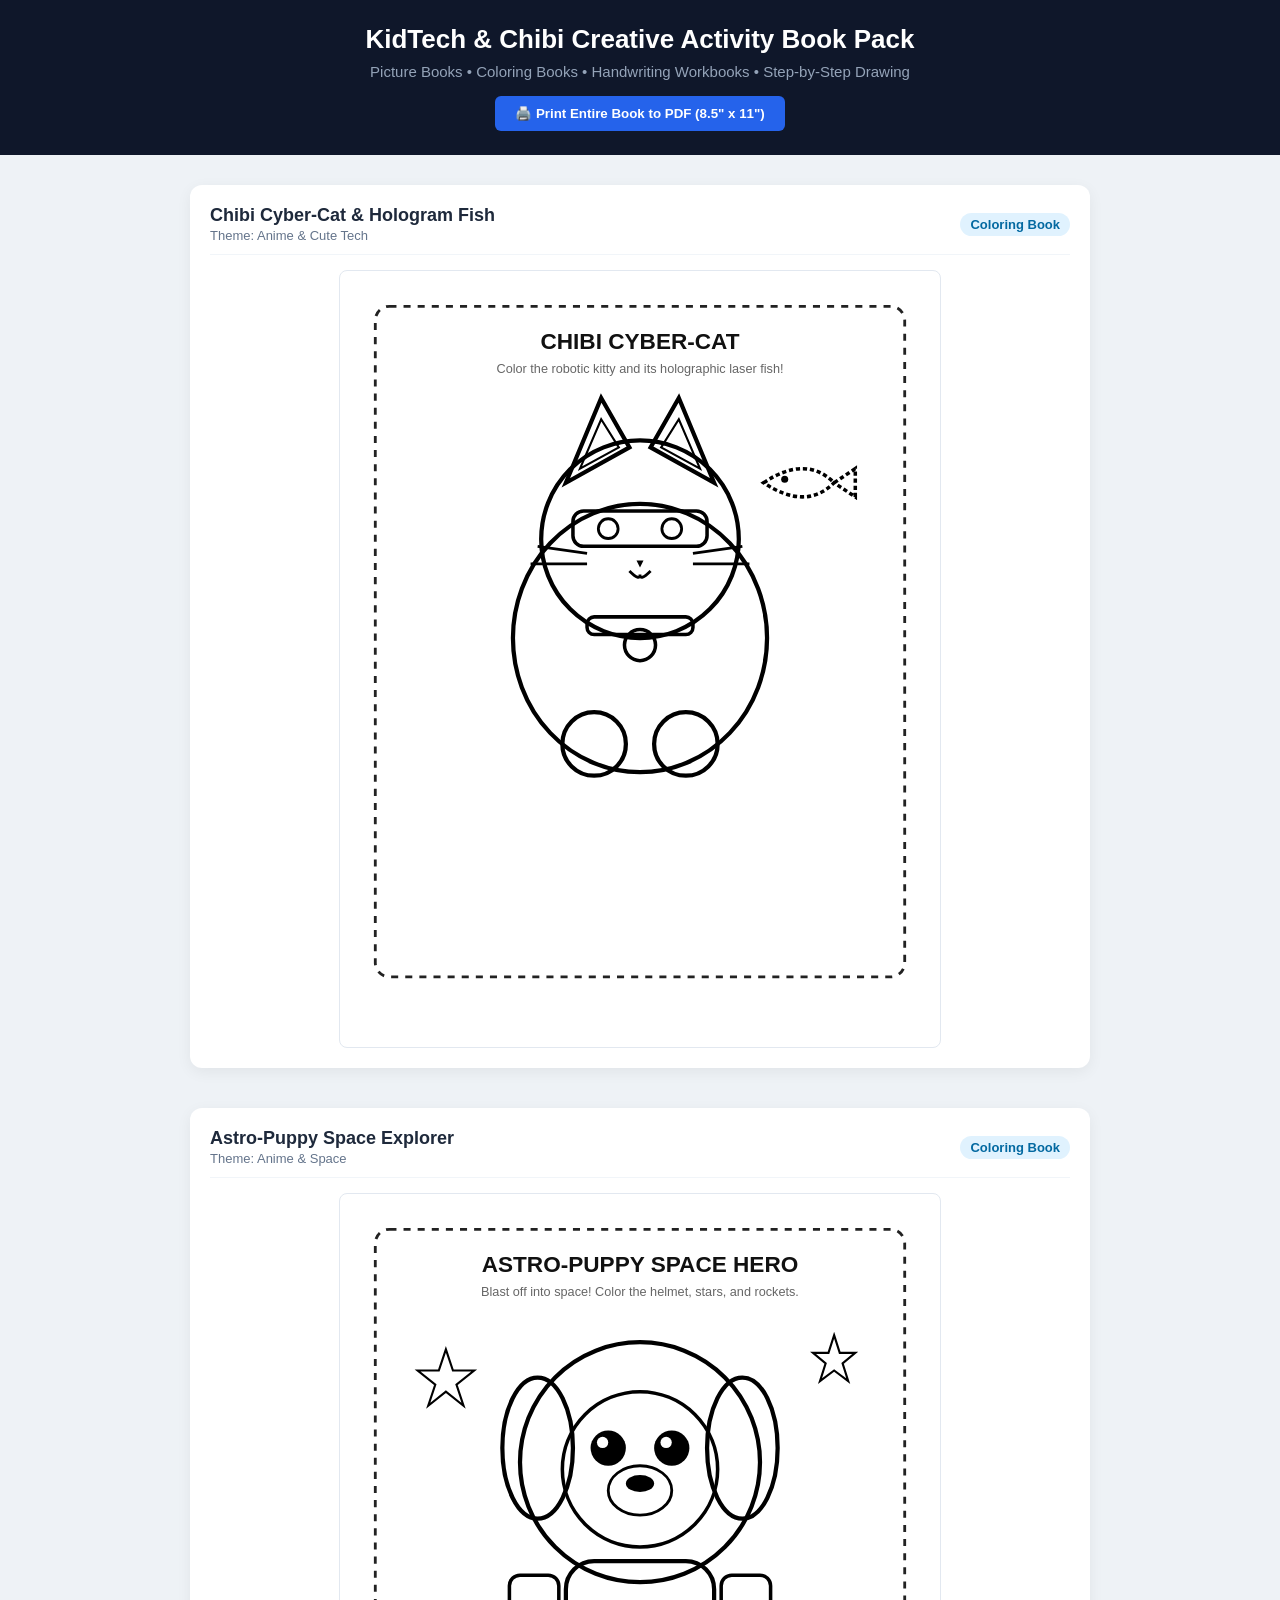
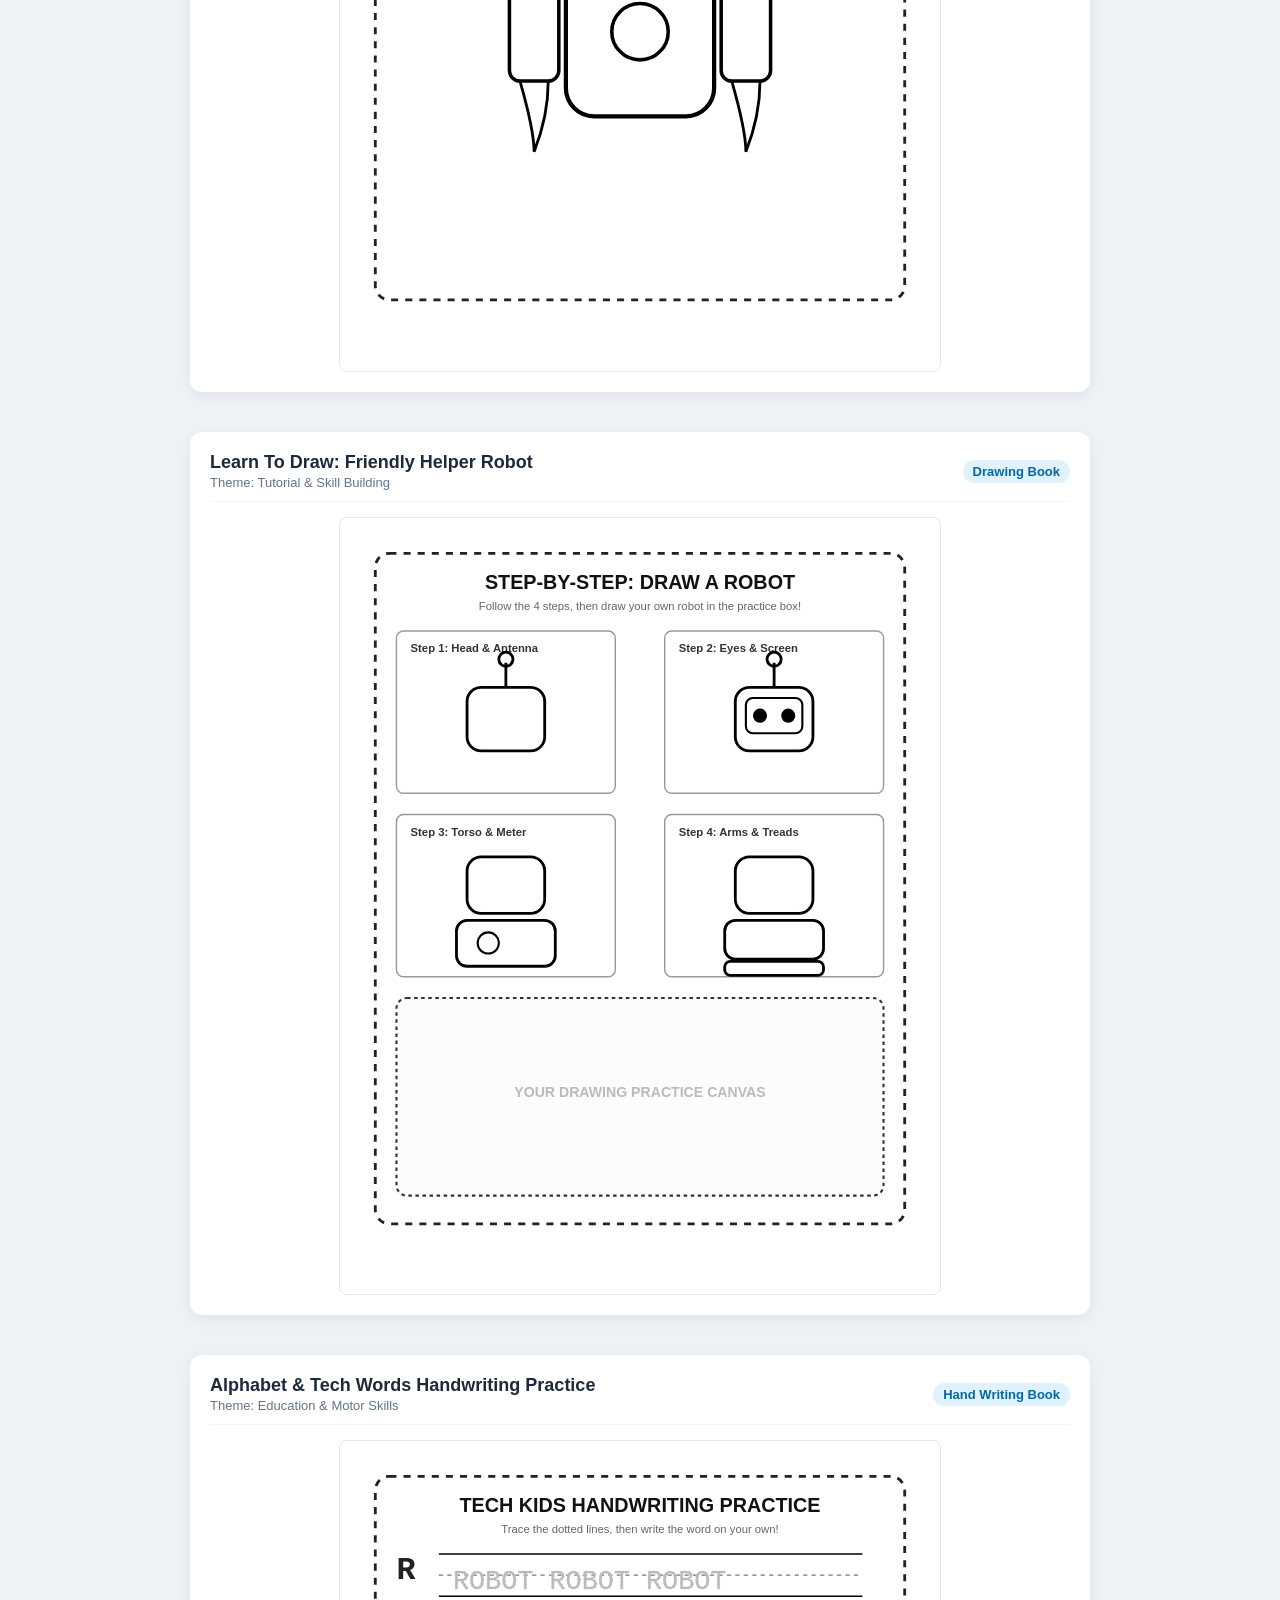
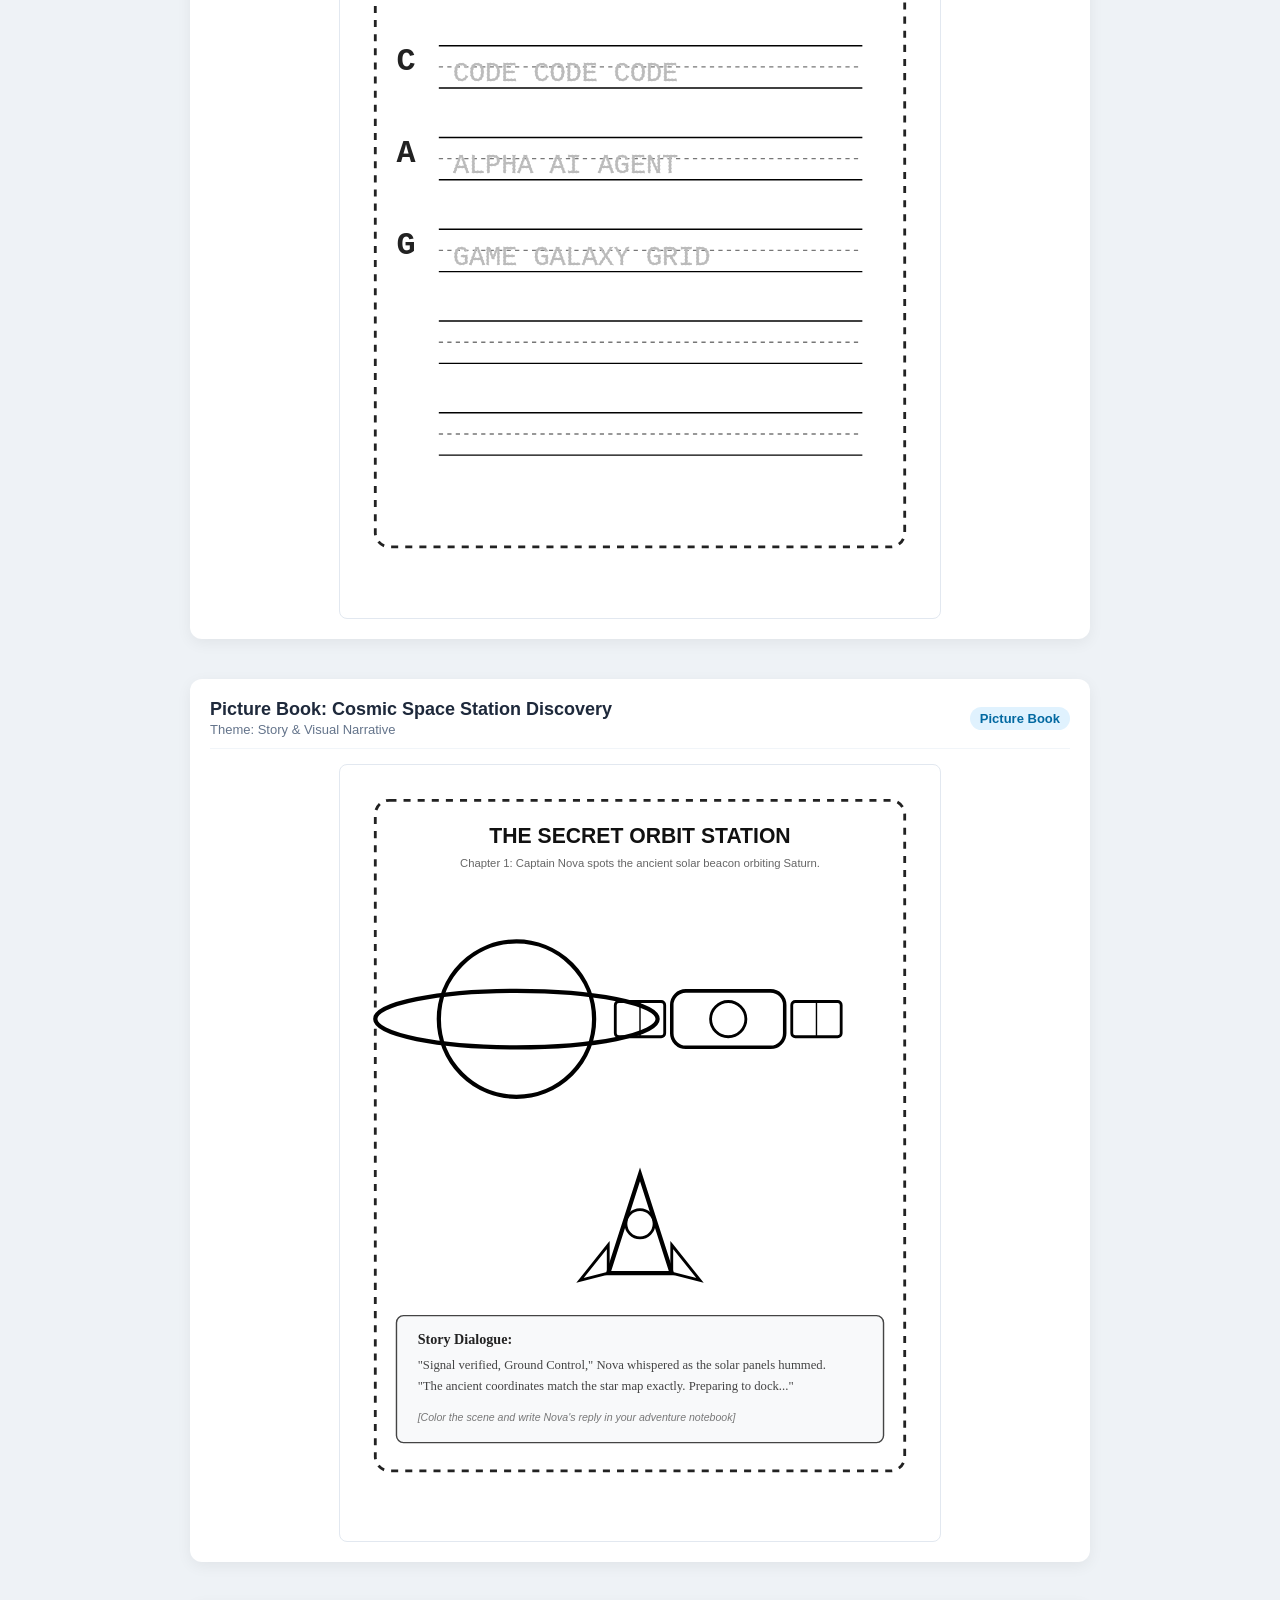
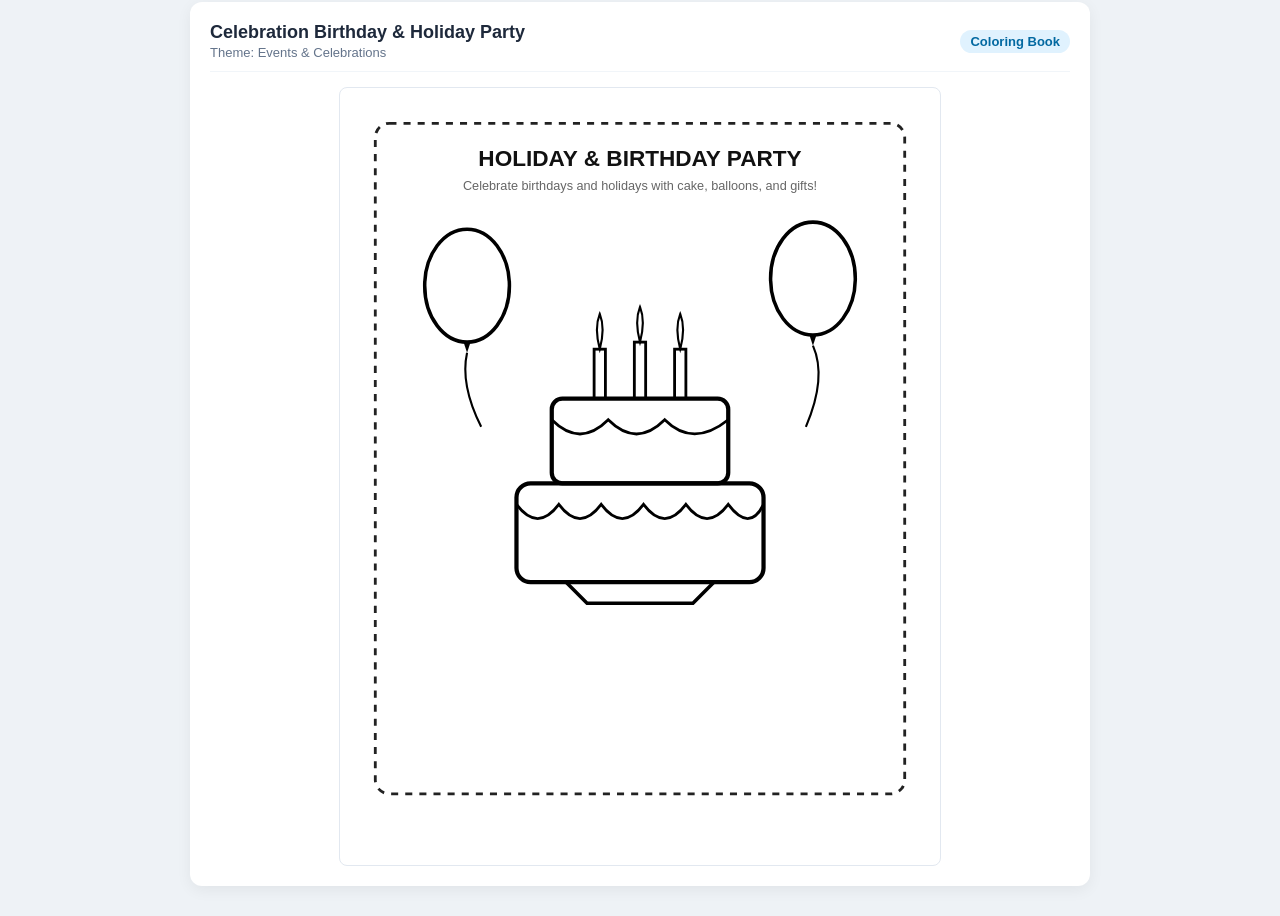
<file: 03_Active_MVP_14/index.html>
<!DOCTYPE html>
<html lang="en">
<head>
    <meta charset="UTF-8">
    <meta name="viewport" content="width=device-width, initial-scale=1.0">
    <title>KidTech Creative Activity Book Pack (Print-Ready)</title>
    <style>
        @page {
            size: 8.5in 11in;
            margin: 0;
        }
        body {
            margin: 0;
            padding: 0;
            background: #eef2f6;
            font-family: -apple-system, BlinkMacSystemFont, 'Segoe UI', Roboto, sans-serif;
            color: #1e293b;
        }
        .header {
            background: #0f172a;
            color: white;
            padding: 24px;
            text-align: center;
        }
        .header h1 { margin: 0 0 8px 0; font-size: 26px; }
        .header p { margin: 0; color: #94a3b8; font-size: 15px; }
        .actions {
            margin-top: 16px;
        }
        .btn {
            background: #2563eb;
            color: white;
            padding: 10px 20px;
            border-radius: 6px;
            text-decoration: none;
            font-weight: bold;
            display: inline-block;
            cursor: pointer;
            border: none;
        }
        .btn:hover { background: #1d4ed8; }
        .gallery {
            max-width: 900px;
            margin: 30px auto;
            display: flex;
            flex-direction: column;
            gap: 40px;
            padding: 0 20px;
        }
        .page-card {
            background: white;
            border-radius: 12px;
            box-shadow: 0 4px 15px rgba(0,0,0,0.06);
            padding: 20px;
            page-break-after: always;
        }
        .page-meta {
            display: flex;
            justify-content: space-between;
            align-items: center;
            margin-bottom: 15px;
            border-bottom: 1px solid #f1f5f9;
            padding-bottom: 10px;
        }
        .page-badge {
            background: #e0f2fe;
            color: #0369a1;
            padding: 4px 10px;
            border-radius: 999px;
            font-size: 13px;
            font-weight: 600;
        }
        .page-preview {
            display: flex;
            justify-content: center;
        }
        .page-preview svg {
            width: 100%;
            max-width: 600px;
            height: auto;
            border: 1px solid #e2e8f0;
            border-radius: 8px;
        }
        @media print {
            body { background: white; }
            .header, .actions { display: none; }
            .gallery { margin: 0; padding: 0; max-width: none; }
            .page-card { box-shadow: none; padding: 0; border-radius: 0; }
            .page-meta { display: none; }
            .page-preview svg { max-width: 100%; border: none; }
        }
    </style>
</head>
<body>
    <div class="header">
        <h1>KidTech & Chibi Creative Activity Book Pack</h1>
        <p>Picture Books • Coloring Books • Handwriting Workbooks • Step-by-Step Drawing</p>
        <div class="actions">
            <button class="btn" onclick="window.print()">🖨️ Print Entire Book to PDF (8.5" x 11")</button>
        </div>
    </div>
    
    <div class="gallery">

        <div class="page-card">
            <div class="page-meta">
                <div>
                    <h3 style="margin:0; font-size:18px;">Chibi Cyber-Cat & Hologram Fish</h3>
                    <span style="font-size:13px; color:#64748b;">Theme: Anime & Cute Tech</span>
                </div>
                <span class="page-badge">Coloring Book</span>
            </div>
            <div class="page-preview">
                <svg xmlns="http://www.w3.org/2000/svg" viewBox="0 0 850 1100" width="8.5in" height="11in">
    <!-- Chibi Cyber-Cat & Hologram Fish - Coloring Book -->
    
                <rect x="50" y="50" width="750" height="950" rx="20" fill="none" stroke="#222" stroke-width="4" stroke-dasharray="10 10"/>
                <text x="425" y="110" font-family="sans-serif" font-size="32" font-weight="bold" text-anchor="middle" fill="#111">CHIBI CYBER-CAT</text>
                <text x="425" y="145" font-family="sans-serif" font-size="18" text-anchor="middle" fill="#666">Color the robotic kitty and its holographic laser fish!</text>
                
                <ellipse cx="425" cy="520" rx="180" ry="190" fill="none" stroke="#000" stroke-width="6"/>
                <circle cx="425" cy="380" r="140" fill="none" stroke="#000" stroke-width="6"/>
                <polygon points="320,300 370,180 410,250" fill="none" stroke="#000" stroke-width="6"/>
                <polygon points="340,280 370,210 395,250" fill="none" stroke="#000" stroke-width="3"/>
                <polygon points="530,300 480,180 440,250" fill="none" stroke="#000" stroke-width="6"/>
                <polygon points="510,280 480,210 455,250" fill="none" stroke="#000" stroke-width="3"/>
                <rect x="330" y="340" width="190" height="50" rx="15" fill="none" stroke="#000" stroke-width="5"/>
                <circle cx="380" cy="365" r="14" fill="none" stroke="#000" stroke-width="4"/>
                <circle cx="470" cy="365" r="14" fill="none" stroke="#000" stroke-width="4"/>
                <polygon points="420,410 430,410 425,420" fill="#000"/>
                <path d="M 410 425 Q 425 440 425 430 Q 425 440 440 425" fill="none" stroke="#000" stroke-width="4"/>
                <line x1="280" y1="390" x2="350" y2="400" stroke="#000" stroke-width="4"/>
                <line x1="270" y1="415" x2="350" y2="415" stroke="#000" stroke-width="4"/>
                <line x1="570" y1="390" x2="500" y2="400" stroke="#000" stroke-width="4"/>
                <line x1="580" y1="415" x2="500" y2="415" stroke="#000" stroke-width="4"/>
                <rect x="350" y="490" width="150" height="25" rx="10" fill="none" stroke="#000" stroke-width="5"/>
                <circle cx="425" cy="530" r="22" fill="none" stroke="#000" stroke-width="5"/>
                <circle cx="360" cy="670" r="45" fill="none" stroke="#000" stroke-width="6"/>
                <circle cx="490" cy="670" r="45" fill="none" stroke="#000" stroke-width="6"/>
                <path d="M 600 300 Q 660 260 700 300 L 730 280 L 730 320 L 700 300 Q 660 340 600 300 Z" fill="none" stroke="#000" stroke-width="5" stroke-dasharray="6 4"/>
                <circle cx="630" cy="295" r="5" fill="#000"/>
            
</svg>
            </div>
        </div>

        <div class="page-card">
            <div class="page-meta">
                <div>
                    <h3 style="margin:0; font-size:18px;">Astro-Puppy Space Explorer</h3>
                    <span style="font-size:13px; color:#64748b;">Theme: Anime & Space</span>
                </div>
                <span class="page-badge">Coloring Book</span>
            </div>
            <div class="page-preview">
                <svg xmlns="http://www.w3.org/2000/svg" viewBox="0 0 850 1100" width="8.5in" height="11in">
    <!-- Astro-Puppy Space Explorer - Coloring Book -->
    
                <rect x="50" y="50" width="750" height="950" rx="20" fill="none" stroke="#222" stroke-width="4" stroke-dasharray="10 10"/>
                <text x="425" y="110" font-family="sans-serif" font-size="32" font-weight="bold" text-anchor="middle" fill="#111">ASTRO-PUPPY SPACE HERO</text>
                <text x="425" y="145" font-family="sans-serif" font-size="18" text-anchor="middle" fill="#666">Blast off into space! Color the helmet, stars, and rockets.</text>
                
                <circle cx="425" cy="380" r="170" fill="none" stroke="#000" stroke-width="6"/>
                <ellipse cx="280" cy="360" rx="50" ry="100" fill="none" stroke="#000" stroke-width="6"/>
                <ellipse cx="570" cy="360" rx="50" ry="100" fill="none" stroke="#000" stroke-width="6"/>
                <circle cx="425" cy="390" r="110" fill="none" stroke="#000" stroke-width="5"/>
                <circle cx="380" cy="360" r="25" fill="#000"/>
                <circle cx="372" cy="352" r="8" fill="#fff"/>
                <circle cx="470" cy="360" r="25" fill="#000"/>
                <circle cx="462" cy="352" r="8" fill="#fff"/>
                <ellipse cx="425" cy="420" rx="45" ry="35" fill="none" stroke="#000" stroke-width="4"/>
                <ellipse cx="425" cy="410" rx="20" ry="12" fill="#000"/>
                <rect x="320" y="520" width="210" height="220" rx="40" fill="none" stroke="#000" stroke-width="6"/>
                <circle cx="425" cy="620" r="40" fill="none" stroke="#000" stroke-width="5"/>
                <rect x="240" y="540" width="70" height="150" rx="15" fill="none" stroke="#000" stroke-width="5"/>
                <rect x="540" y="540" width="70" height="150" rx="15" fill="none" stroke="#000" stroke-width="5"/>
                <path d="M 255 690 Q 275 760 275 790 Q 295 740 295 690" fill="none" stroke="#000" stroke-width="4"/>
                <path d="M 555 690 Q 575 760 575 790 Q 595 740 595 690" fill="none" stroke="#000" stroke-width="4"/>
                <polygon points="150,220 160,250 190,250 165,270 175,300 150,280 125,300 135,270 110,250 140,250" fill="none" stroke="#000" stroke-width="3"/>
                <polygon points="700,200 708,225 730,225 712,240 720,265 700,250 680,265 688,240 670,225 692,225" fill="none" stroke="#000" stroke-width="3"/>
            
</svg>
            </div>
        </div>

        <div class="page-card">
            <div class="page-meta">
                <div>
                    <h3 style="margin:0; font-size:18px;">Learn To Draw: Friendly Helper Robot</h3>
                    <span style="font-size:13px; color:#64748b;">Theme: Tutorial & Skill Building</span>
                </div>
                <span class="page-badge">Drawing Book</span>
            </div>
            <div class="page-preview">
                <svg xmlns="http://www.w3.org/2000/svg" viewBox="0 0 850 1100" width="8.5in" height="11in">
    <!-- Learn To Draw: Friendly Helper Robot - Drawing Book -->
    
                <rect x="50" y="50" width="750" height="950" rx="20" fill="none" stroke="#222" stroke-width="4" stroke-dasharray="10 10"/>
                <text x="425" y="100" font-family="sans-serif" font-size="28" font-weight="bold" text-anchor="middle" fill="#111">STEP-BY-STEP: DRAW A ROBOT</text>
                <text x="425" y="130" font-family="sans-serif" font-size="16" text-anchor="middle" fill="#666">Follow the 4 steps, then draw your own robot in the practice box!</text>
                
                <rect x="80" y="160" width="310" height="230" rx="10" fill="none" stroke="#999" stroke-width="2"/>
                <text x="100" y="190" font-family="sans-serif" font-size="16" font-weight="bold" fill="#333">Step 1: Head & Antenna</text>
                <rect x="180" y="240" width="110" height="90" rx="20" fill="none" stroke="#000" stroke-width="4"/>
                <line x1="235" y1="240" x2="235" y2="205" stroke="#000" stroke-width="4"/>
                <circle cx="235" cy="200" r="10" fill="none" stroke="#000" stroke-width="4"/>
                
                <rect x="460" y="160" width="310" height="230" rx="10" fill="none" stroke="#999" stroke-width="2"/>
                <text x="480" y="190" font-family="sans-serif" font-size="16" font-weight="bold" fill="#333">Step 2: Eyes & Screen</text>
                <rect x="560" y="240" width="110" height="90" rx="20" fill="none" stroke="#000" stroke-width="4"/>
                <line x1="615" y1="240" x2="615" y2="205" stroke="#000" stroke-width="4"/>
                <circle cx="615" cy="200" r="10" fill="none" stroke="#000" stroke-width="4"/>
                <rect x="575" y="255" width="80" height="50" rx="10" fill="none" stroke="#000" stroke-width="3"/>
                <circle cx="595" cy="280" r="10" fill="#000"/>
                <circle cx="635" cy="280" r="10" fill="#000"/>
                
                <rect x="80" y="420" width="310" height="230" rx="10" fill="none" stroke="#999" stroke-width="2"/>
                <text x="100" y="450" font-family="sans-serif" font-size="16" font-weight="bold" fill="#333">Step 3: Torso & Meter</text>
                <rect x="180" y="480" width="110" height="80" rx="20" fill="none" stroke="#000" stroke-width="4"/>
                <rect x="165" y="570" width="140" height="65" rx="15" fill="none" stroke="#000" stroke-width="4"/>
                <circle cx="210" cy="602" r="15" fill="none" stroke="#000" stroke-width="3"/>
                
                <rect x="460" y="420" width="310" height="230" rx="10" fill="none" stroke="#999" stroke-width="2"/>
                <text x="480" y="450" font-family="sans-serif" font-size="16" font-weight="bold" fill="#333">Step 4: Arms & Treads</text>
                <rect x="560" y="480" width="110" height="80" rx="20" fill="none" stroke="#000" stroke-width="4"/>
                <rect x="545" y="570" width="140" height="55" rx="15" fill="none" stroke="#000" stroke-width="4"/>
                <rect x="545" y="628" width="140" height="20" rx="8" fill="none" stroke="#000" stroke-width="4"/>
                
                <rect x="80" y="680" width="690" height="280" rx="15" fill="#fcfcfc" stroke="#333" stroke-width="3" stroke-dasharray="5 5"/>
                <text x="425" y="820" font-family="sans-serif" font-size="20" font-weight="bold" text-anchor="middle" fill="#bbb">YOUR DRAWING PRACTICE CANVAS</text>
            
</svg>
            </div>
        </div>

        <div class="page-card">
            <div class="page-meta">
                <div>
                    <h3 style="margin:0; font-size:18px;">Alphabet & Tech Words Handwriting Practice</h3>
                    <span style="font-size:13px; color:#64748b;">Theme: Education & Motor Skills</span>
                </div>
                <span class="page-badge">Hand Writing Book</span>
            </div>
            <div class="page-preview">
                <svg xmlns="http://www.w3.org/2000/svg" viewBox="0 0 850 1100" width="8.5in" height="11in">
    <!-- Alphabet & Tech Words Handwriting Practice - Hand Writing Book -->
    
                <rect x="50" y="50" width="750" height="950" rx="20" fill="none" stroke="#222" stroke-width="4" stroke-dasharray="10 10"/>
                <text x="425" y="100" font-family="sans-serif" font-size="28" font-weight="bold" text-anchor="middle" fill="#111">TECH KIDS HANDWRITING PRACTICE</text>
                <text x="425" y="130" font-family="sans-serif" font-size="16" text-anchor="middle" fill="#666">Trace the dotted lines, then write the word on your own!</text>
                
                <text x="80" y="195" font-family="monospace" font-size="45" font-weight="bold" fill="#222">R</text>
                <line x1="140" y1="160" x2="740" y2="160" stroke="#000" stroke-width="2"/>
                <line x1="140" y1="190" x2="740" y2="190" stroke="#777" stroke-width="2" stroke-dasharray="6 6"/>
                <line x1="140" y1="220" x2="740" y2="220" stroke="#000" stroke-width="2"/>
                <text x="160" y="210" font-family="monospace" font-size="38" fill="#bbb" stroke="#bbb" stroke-dasharray="2 3">ROBOT ROBOT ROBOT</text>
                
                <text x="80" y="325" font-family="monospace" font-size="45" font-weight="bold" fill="#222">C</text>
                <line x1="140" y1="290" x2="740" y2="290" stroke="#000" stroke-width="2"/>
                <line x1="140" y1="320" x2="740" y2="320" stroke="#777" stroke-width="2" stroke-dasharray="6 6"/>
                <line x1="140" y1="350" x2="740" y2="350" stroke="#000" stroke-width="2"/>
                <text x="160" y="340" font-family="monospace" font-size="38" fill="#bbb" stroke="#bbb" stroke-dasharray="2 3">CODE CODE CODE</text>
                
                <text x="80" y="455" font-family="monospace" font-size="45" font-weight="bold" fill="#222">A</text>
                <line x1="140" y1="420" x2="740" y2="420" stroke="#000" stroke-width="2"/>
                <line x1="140" y1="450" x2="740" y2="450" stroke="#777" stroke-width="2" stroke-dasharray="6 6"/>
                <line x1="140" y1="480" x2="740" y2="480" stroke="#000" stroke-width="2"/>
                <text x="160" y="470" font-family="monospace" font-size="38" fill="#bbb" stroke="#bbb" stroke-dasharray="2 3">ALPHA AI AGENT</text>
                
                <text x="80" y="585" font-family="monospace" font-size="45" font-weight="bold" fill="#222">G</text>
                <line x1="140" y1="550" x2="740" y2="550" stroke="#000" stroke-width="2"/>
                <line x1="140" y1="580" x2="740" y2="580" stroke="#777" stroke-width="2" stroke-dasharray="6 6"/>
                <line x1="140" y1="610" x2="740" y2="610" stroke="#000" stroke-width="2"/>
                <text x="160" y="600" font-family="monospace" font-size="38" fill="#bbb" stroke="#bbb" stroke-dasharray="2 3">GAME GALAXY GRID</text>
                
                <line x1="140" y1="680" x2="740" y2="680" stroke="#000" stroke-width="2"/>
                <line x1="140" y1="710" x2="740" y2="710" stroke="#777" stroke-width="2" stroke-dasharray="6 6"/>
                <line x1="140" y1="740" x2="740" y2="740" stroke="#000" stroke-width="2"/>
                
                <line x1="140" y1="810" x2="740" y2="810" stroke="#000" stroke-width="2"/>
                <line x1="140" y1="840" x2="740" y2="840" stroke="#777" stroke-width="2" stroke-dasharray="6 6"/>
                <line x1="140" y1="870" x2="740" y2="870" stroke="#000" stroke-width="2"/>
            
</svg>
            </div>
        </div>

        <div class="page-card">
            <div class="page-meta">
                <div>
                    <h3 style="margin:0; font-size:18px;">Picture Book: Cosmic Space Station Discovery</h3>
                    <span style="font-size:13px; color:#64748b;">Theme: Story & Visual Narrative</span>
                </div>
                <span class="page-badge">Picture Book</span>
            </div>
            <div class="page-preview">
                <svg xmlns="http://www.w3.org/2000/svg" viewBox="0 0 850 1100" width="8.5in" height="11in">
    <!-- Picture Book: Cosmic Space Station Discovery - Picture Book -->
    
                <rect x="50" y="50" width="750" height="950" rx="20" fill="none" stroke="#222" stroke-width="4" stroke-dasharray="10 10"/>
                <text x="425" y="110" font-family="sans-serif" font-size="30" font-weight="bold" text-anchor="middle" fill="#111">THE SECRET ORBIT STATION</text>
                <text x="425" y="145" font-family="sans-serif" font-size="16" text-anchor="middle" fill="#666">Chapter 1: Captain Nova spots the ancient solar beacon orbiting Saturn.</text>
                
                <circle cx="250" cy="360" r="110" fill="none" stroke="#000" stroke-width="6"/>
                <ellipse cx="250" cy="360" rx="200" ry="40" fill="none" stroke="#000" stroke-width="6"/>
                
                <rect x="470" y="320" width="160" height="80" rx="20" fill="none" stroke="#000" stroke-width="5"/>
                <circle cx="550" cy="360" r="25" fill="none" stroke="#000" stroke-width="4"/>
                <rect x="390" y="335" width="70" height="50" rx="5" fill="none" stroke="#000" stroke-width="4"/>
                <line x1="425" y1="335" x2="425" y2="385" stroke="#000" stroke-width="2"/>
                <rect x="640" y="335" width="70" height="50" rx="5" fill="none" stroke="#000" stroke-width="4"/>
                <line x1="675" y1="335" x2="675" y2="385" stroke="#000" stroke-width="2"/>
                
                <polygon points="425,580 470,720 380,720" fill="none" stroke="#000" stroke-width="6"/>
                <circle cx="425" cy="650" r="20" fill="none" stroke="#000" stroke-width="4"/>
                <polygon points="380,680 340,730 380,720" fill="none" stroke="#000" stroke-width="4"/>
                <polygon points="470,680 510,730 470,720" fill="none" stroke="#000" stroke-width="4"/>
                
                <rect x="80" y="780" width="690" height="180" rx="10" fill="#f8f9fa" stroke="#444" stroke-width="2"/>
                <text x="110" y="820" font-family="serif" font-size="20" font-weight="bold" fill="#222">Story Dialogue:</text>
                <text x="110" y="855" font-family="serif" font-size="18" fill="#444">"Signal verified, Ground Control," Nova whispered as the solar panels hummed.</text>
                <text x="110" y="885" font-family="serif" font-size="18" fill="#444">"The ancient coordinates match the star map exactly. Preparing to dock..."</text>
                <text x="110" y="930" font-family="sans-serif" font-size="15" font-style="italic" fill="#777">[Color the scene and write Nova's reply in your adventure notebook]</text>
            
</svg>
            </div>
        </div>

        <div class="page-card">
            <div class="page-meta">
                <div>
                    <h3 style="margin:0; font-size:18px;">Celebration Birthday & Holiday Party</h3>
                    <span style="font-size:13px; color:#64748b;">Theme: Events & Celebrations</span>
                </div>
                <span class="page-badge">Coloring Book</span>
            </div>
            <div class="page-preview">
                <svg xmlns="http://www.w3.org/2000/svg" viewBox="0 0 850 1100" width="8.5in" height="11in">
    <!-- Celebration Birthday & Holiday Party - Coloring Book -->
    
                <rect x="50" y="50" width="750" height="950" rx="20" fill="none" stroke="#222" stroke-width="4" stroke-dasharray="10 10"/>
                <text x="425" y="110" font-family="sans-serif" font-size="32" font-weight="bold" text-anchor="middle" fill="#111">HOLIDAY & BIRTHDAY PARTY</text>
                <text x="425" y="145" font-family="sans-serif" font-size="18" text-anchor="middle" fill="#666">Celebrate birthdays and holidays with cake, balloons, and gifts!</text>
                
                <path d="M 320 700 L 530 700 L 500 730 L 350 730 Z" fill="none" stroke="#000" stroke-width="5"/>
                <rect x="250" y="560" width="350" height="140" rx="20" fill="none" stroke="#000" stroke-width="6"/>
                <rect x="300" y="440" width="250" height="120" rx="15" fill="none" stroke="#000" stroke-width="6"/>
                <path d="M 250 590 Q 280 630 310 590 Q 340 630 370 590 Q 400 630 430 590 Q 460 630 490 590 Q 520 630 550 590 Q 580 630 600 590" fill="none" stroke="#000" stroke-width="4"/>
                <path d="M 300 470 Q 340 510 380 470 Q 420 510 460 470 Q 500 510 550 470" fill="none" stroke="#000" stroke-width="4"/>
                <rect x="360" y="370" width="16" height="70" fill="none" stroke="#000" stroke-width="4"/>
                <path d="M 368 370 Q 360 340 368 320 Q 376 340 368 370 Z" fill="none" stroke="#000" stroke-width="3"/>
                <rect x="417" y="360" width="16" height="80" fill="none" stroke="#000" stroke-width="4"/>
                <path d="M 425 360 Q 417 330 425 310 Q 433 330 425 360 Z" fill="none" stroke="#000" stroke-width="3"/>
                <rect x="474" y="370" width="16" height="70" fill="none" stroke="#000" stroke-width="4"/>
                <path d="M 482 370 Q 474 340 482 320 Q 490 340 482 370 Z" fill="none" stroke="#000" stroke-width="3"/>
                <ellipse cx="180" cy="280" rx="60" ry="80" fill="none" stroke="#000" stroke-width="5"/>
                <polygon points="175,360 185,360 180,375" fill="#000"/>
                <path d="M 180 375 Q 170 420 200 480" fill="none" stroke="#000" stroke-width="3"/>
                <ellipse cx="670" cy="270" rx="60" ry="80" fill="none" stroke="#000" stroke-width="5"/>
                <polygon points="665,350 675,350 670,365" fill="#000"/>
                <path d="M 670 365 Q 690 410 660 480" fill="none" stroke="#000" stroke-width="3"/>
            
</svg>
            </div>
        </div>

    </div>
</body>
</html>
</file>
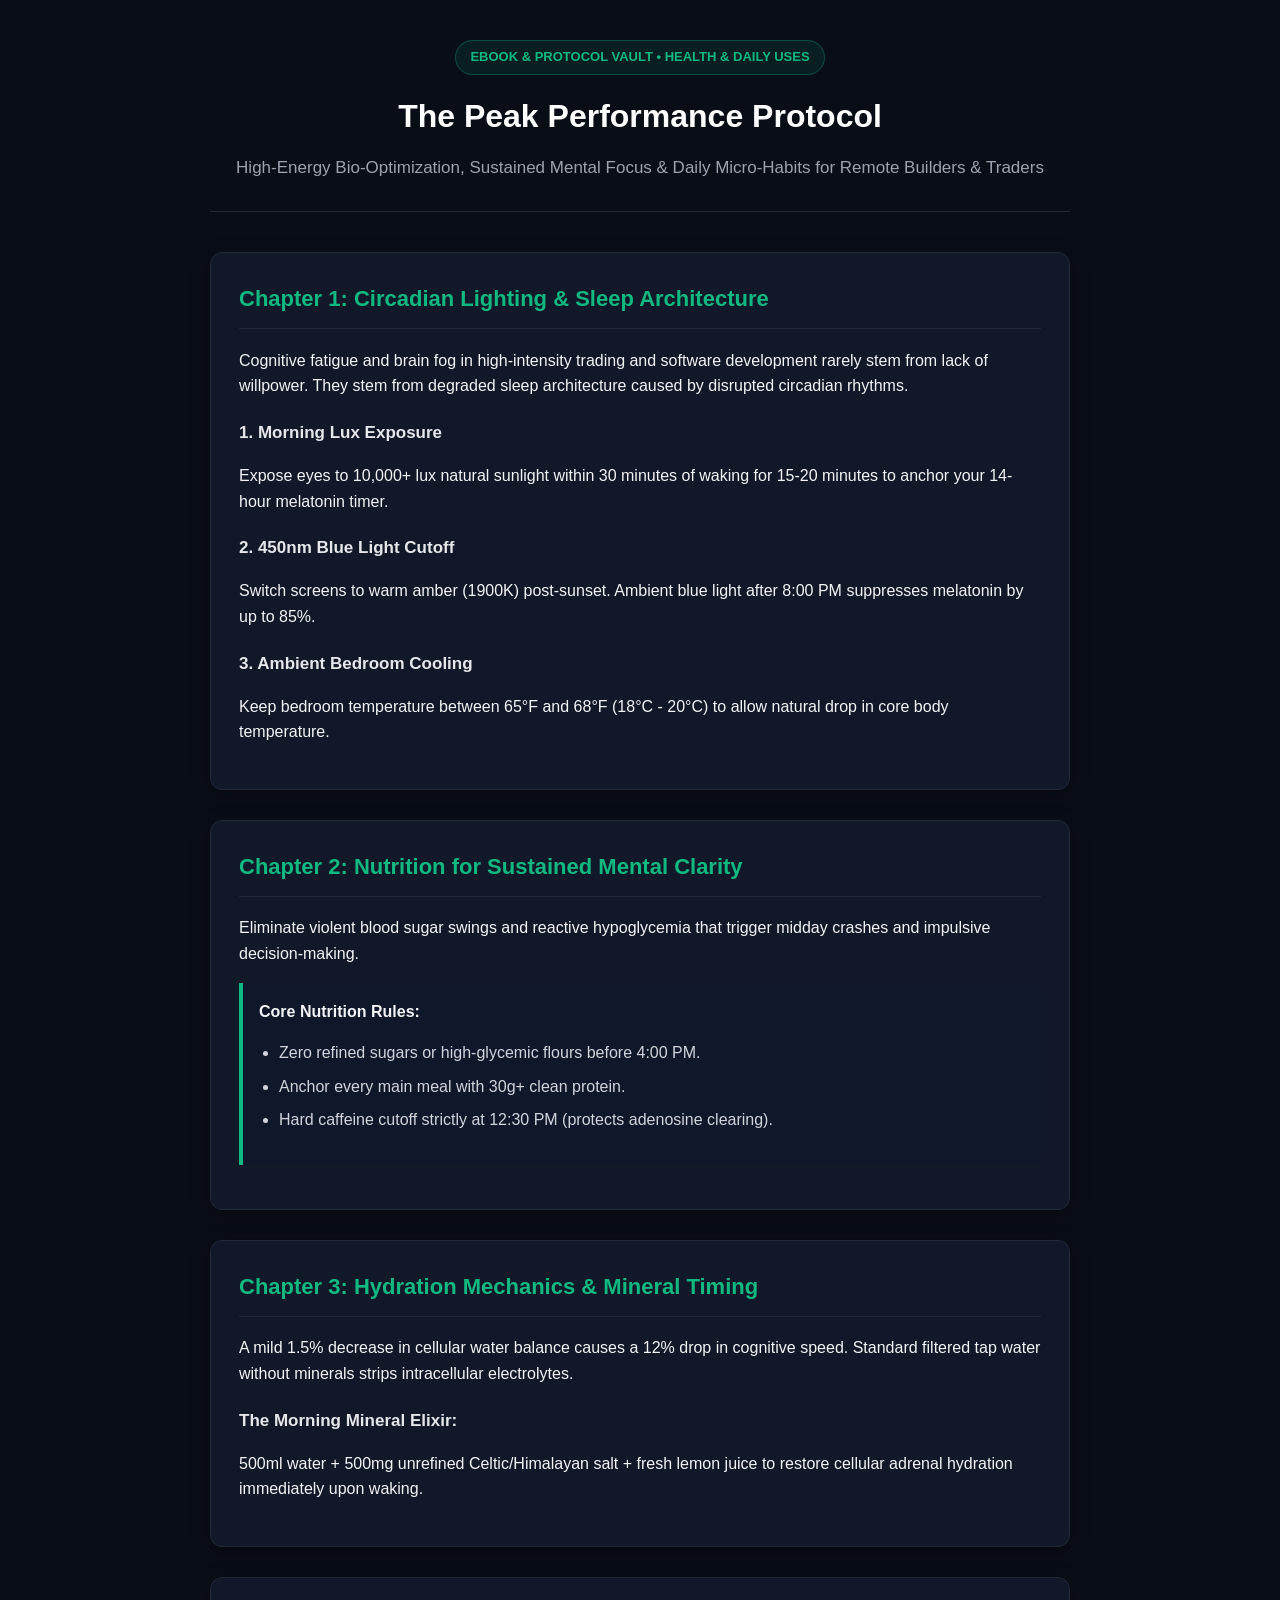
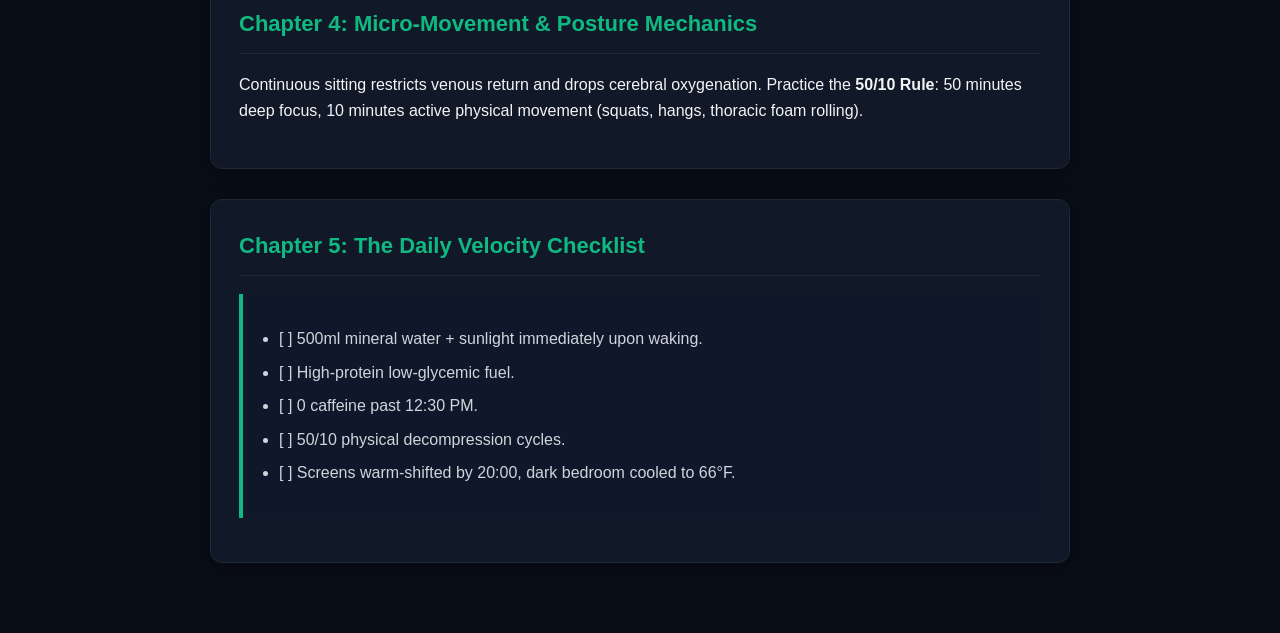
<file: 03_Active_MVP_15/index.html>
<!DOCTYPE html>
<html lang="en">
<head>
    <meta charset="UTF-8">
    <meta name="viewport" content="width=device-width, initial-scale=1.0">
    <title>The Peak Performance Protocol: Health, Bio-Optimization & Daily Habits</title>
    <style>
        :root {
            --bg: #090d16;
            --card-bg: #111827;
            --accent: #10b981;
            --accent-glow: rgba(16, 185, 129, 0.2);
            --text: #f3f4f6;
            --text-dim: #9ca3af;
            --border: #1f2937;
        }
        body {
            margin: 0;
            padding: 0;
            background: var(--bg);
            color: var(--text);
            font-family: -apple-system, BlinkMacSystemFont, 'Segoe UI', Roboto, Helvetica, Arial, sans-serif;
            line-height: 1.6;
        }
        .container {
            max-width: 860px;
            margin: 0 auto;
            padding: 40px 20px;
        }
        .header {
            text-align: center;
            padding-bottom: 30px;
            border-bottom: 1px solid var(--border);
            margin-bottom: 40px;
        }
        .badge {
            background: rgba(16, 185, 129, 0.1);
            color: var(--accent);
            padding: 6px 14px;
            border-radius: 9999px;
            font-size: 13px;
            font-weight: 600;
            display: inline-block;
            margin-bottom: 16px;
            border: 1px solid rgba(16, 185, 129, 0.3);
        }
        h1 { font-size: 32px; margin: 0 0 12px 0; color: #fff; }
        .subtitle { color: var(--text-dim); font-size: 17px; margin: 0; }
        .chapter-card {
            background: var(--card-bg);
            border: 1px solid var(--border);
            border-radius: 12px;
            padding: 28px;
            margin-bottom: 30px;
            box-shadow: 0 4px 20px rgba(0,0,0,0.3);
        }
        .chapter-card h2 {
            margin-top: 0;
            color: var(--accent);
            font-size: 22px;
            border-bottom: 1px solid var(--border);
            padding-bottom: 12px;
        }
        .chapter-card h3 {
            color: #e5e7eb;
            font-size: 17px;
            margin-top: 20px;
        }
        ul { padding-left: 20px; }
        li { margin-bottom: 8px; color: #d1d5db; }
        .checklist {
            background: #0f172a;
            border-left: 4px solid var(--accent);
            padding: 16px;
            border-radius: 0 8px 8px 0;
            margin: 16px 0;
        }
        .btn-download {
            background: var(--accent);
            color: #000;
            font-weight: bold;
            padding: 12px 24px;
            border-radius: 8px;
            text-decoration: none;
            display: inline-block;
            margin-top: 20px;
        }
        .btn-download:hover { background: #059669; }
    </style>
</head>
<body>
    <div class="container">
        <div class="header">
            <span class="badge">EBOOK & PROTOCOL VAULT • HEALTH & DAILY USES</span>
            <h1>The Peak Performance Protocol</h1>
            <p class="subtitle">High-Energy Bio-Optimization, Sustained Mental Focus & Daily Micro-Habits for Remote Builders & Traders</p>
        </div>

        <div class="chapter-card">
            <h2>Chapter 1: Circadian Lighting & Sleep Architecture</h2>
            <p>Cognitive fatigue and brain fog in high-intensity trading and software development rarely stem from lack of willpower. They stem from degraded sleep architecture caused by disrupted circadian rhythms.</p>
            <h3>1. Morning Lux Exposure</h3>
            <p>Expose eyes to 10,000+ lux natural sunlight within 30 minutes of waking for 15-20 minutes to anchor your 14-hour melatonin timer.</p>
            <h3>2. 450nm Blue Light Cutoff</h3>
            <p>Switch screens to warm amber (1900K) post-sunset. Ambient blue light after 8:00 PM suppresses melatonin by up to 85%.</p>
            <h3>3. Ambient Bedroom Cooling</h3>
            <p>Keep bedroom temperature between 65°F and 68°F (18°C - 20°C) to allow natural drop in core body temperature.</p>
        </div>

        <div class="chapter-card">
            <h2>Chapter 2: Nutrition for Sustained Mental Clarity</h2>
            <p>Eliminate violent blood sugar swings and reactive hypoglycemia that trigger midday crashes and impulsive decision-making.</p>
            <div class="checklist">
                <strong>Core Nutrition Rules:</strong>
                <ul>
                    <li>Zero refined sugars or high-glycemic flours before 4:00 PM.</li>
                    <li>Anchor every main meal with 30g+ clean protein.</li>
                    <li>Hard caffeine cutoff strictly at 12:30 PM (protects adenosine clearing).</li>
                </ul>
            </div>
        </div>

        <div class="chapter-card">
            <h2>Chapter 3: Hydration Mechanics & Mineral Timing</h2>
            <p>A mild 1.5% decrease in cellular water balance causes a 12% drop in cognitive speed. Standard filtered tap water without minerals strips intracellular electrolytes.</p>
            <h3>The Morning Mineral Elixir:</h3>
            <p>500ml water + 500mg unrefined Celtic/Himalayan salt + fresh lemon juice to restore cellular adrenal hydration immediately upon waking.</p>
        </div>

        <div class="chapter-card">
            <h2>Chapter 4: Micro-Movement & Posture Mechanics</h2>
            <p>Continuous sitting restricts venous return and drops cerebral oxygenation. Practice the <strong>50/10 Rule</strong>: 50 minutes deep focus, 10 minutes active physical movement (squats, hangs, thoracic foam rolling).</p>
        </div>

        <div class="chapter-card">
            <h2>Chapter 5: The Daily Velocity Checklist</h2>
            <div class="checklist">
                <ul>
                    <li>[ ] 500ml mineral water + sunlight immediately upon waking.</li>
                    <li>[ ] High-protein low-glycemic fuel.</li>
                    <li>[ ] 0 caffeine past 12:30 PM.</li>
                    <li>[ ] 50/10 physical decompression cycles.</li>
                    <li>[ ] Screens warm-shifted by 20:00, dark bedroom cooled to 66°F.</li>
                </ul>
            </div>
        </div>
    </div>
</body>
</html>
</file>
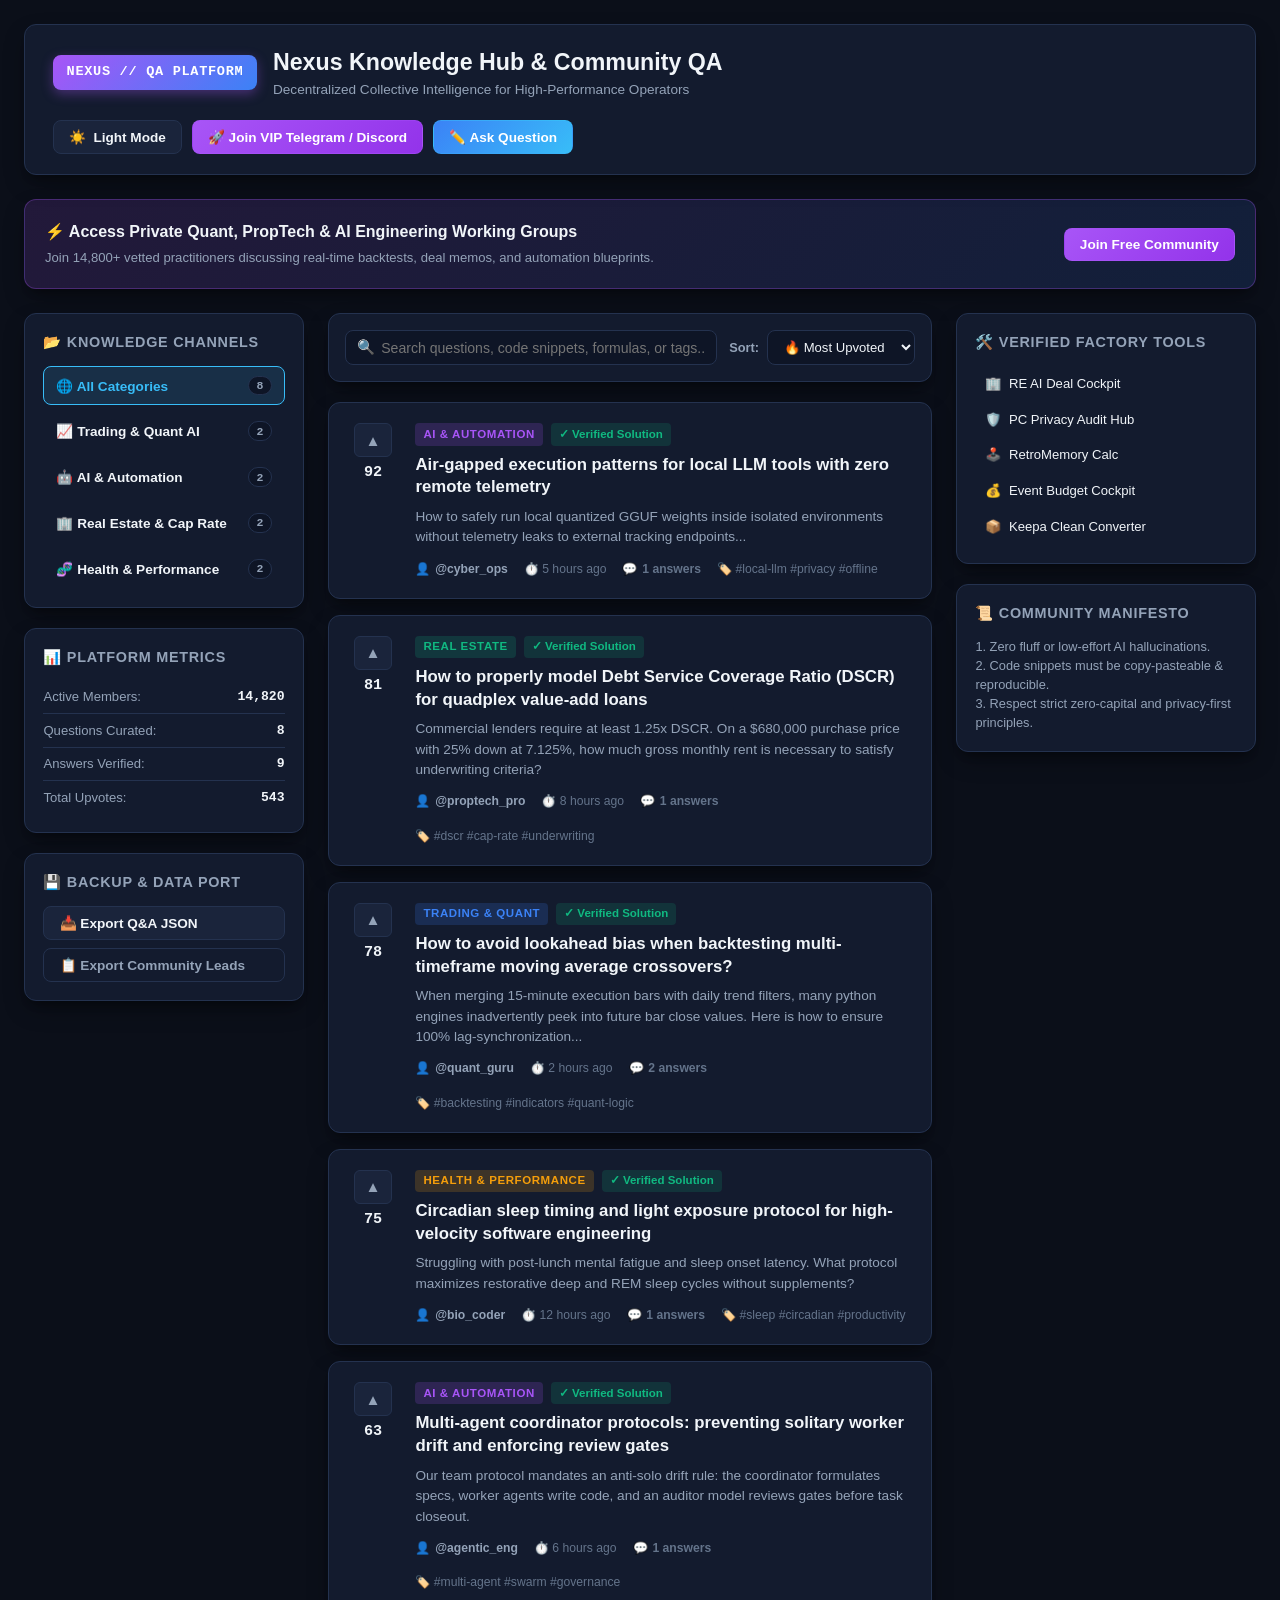
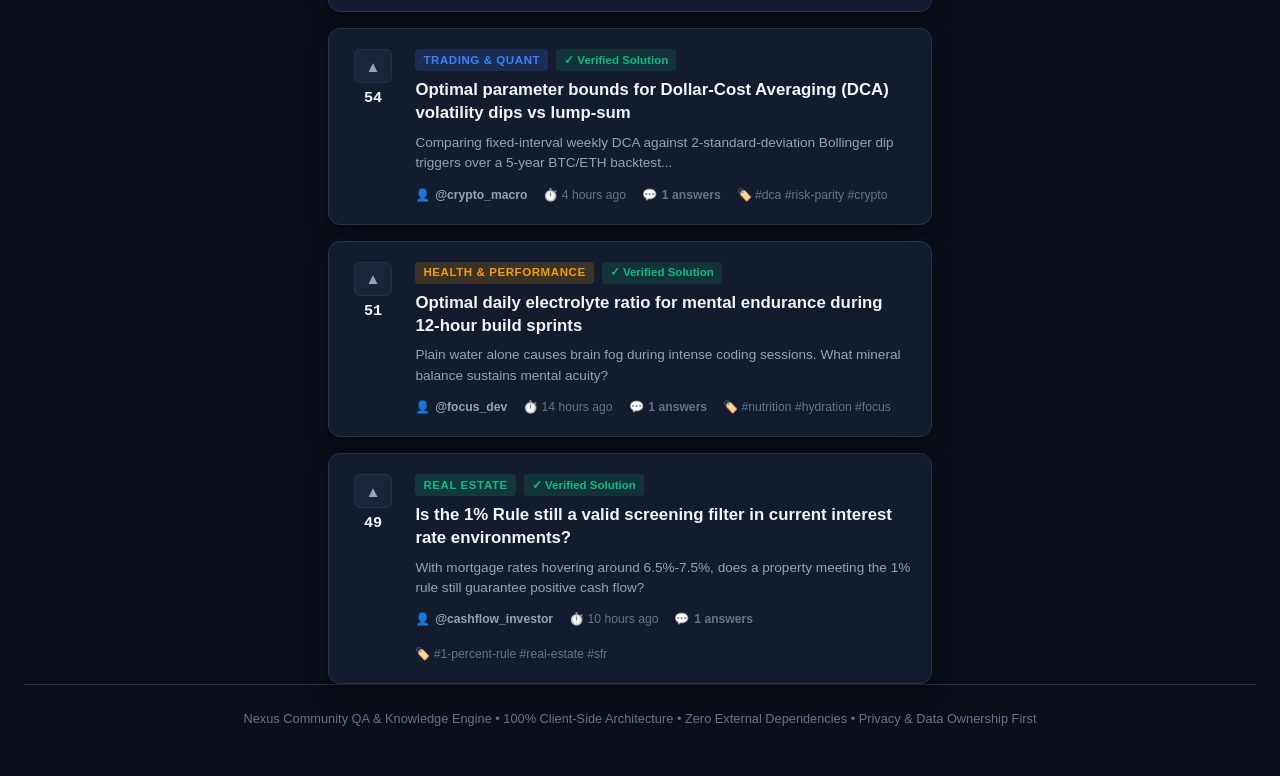
<file: 03_Active_MVP_16/index.html>
<!DOCTYPE html>
<html lang="en">
<head>
  <meta charset="UTF-8">
  <meta name="viewport" content="width=device-width, initial-scale=1.0">
  <title>Nexus Community QA & Knowledge Engine — Trading, AI, Real Estate & Health</title>
  <meta name="description" content="Decentralized, air-gapped Community Q&A and Knowledge Engine for high-performance traders, AI engineers, real estate underwriters, and health hackers. Zero external dependencies.">
  <style>
    :root {
      --bg-primary: #0b0f19;
      --bg-secondary: #131b2e;
      --bg-card: #1a243b;
      --bg-input: #0e1526;
      --border-color: #24324f;
      --border-focus: #38bdf8;
      --text-main: #f1f5f9;
      --text-muted: #94a3b8;
      --text-dim: #64748b;
      --accent-cyan: #38bdf8;
      --accent-blue: #3b82f6;
      --accent-green: #10b981;
      --accent-amber: #f59e0b;
      --accent-rose: #f43f5e;
      --accent-purple: #a855f7;
      --card-shadow: 0 10px 25px -5px rgba(0, 0, 0, 0.4), 0 8px 10px -6px rgba(0, 0, 0, 0.3);
      --font-family: -apple-system, BlinkMacSystemFont, "Segoe UI", Roboto, "Helvetica Neue", Arial, sans-serif;
      --font-mono: "JetBrains Mono", Consolas, "Courier New", monospace;
    }

    [data-theme="light"] {
      --bg-primary: #f8fafc;
      --bg-secondary: #ffffff;
      --bg-card: #f1f5f9;
      --bg-input: #ffffff;
      --border-color: #cbd5e1;
      --border-focus: #0284c7;
      --text-main: #0f172a;
      --text-muted: #475569;
      --text-dim: #64748b;
      --accent-cyan: #0284c7;
      --accent-blue: #2563eb;
      --accent-green: #059669;
      --accent-amber: #d97706;
      --accent-rose: #e11d48;
      --accent-purple: #7c3aed;
      --card-shadow: 0 10px 25px -5px rgba(0, 0, 0, 0.08), 0 8px 10px -6px rgba(0, 0, 0, 0.04);
    }

    * {
      box-sizing: border-box;
      margin: 0;
      padding: 0;
    }

    body {
      background-color: var(--bg-primary);
      color: var(--text-main);
      font-family: var(--font-family);
      line-height: 1.5;
      min-height: 100vh;
      display: flex;
      flex-direction: column;
    }

    .app-container {
      max-width: 1380px;
      margin: 0 auto;
      padding: 1.5rem;
      width: 100%;
    }

    /* Header */
    header.hub-header {
      display: flex;
      flex-wrap: wrap;
      justify-content: space-between;
      align-items: center;
      gap: 1.25rem;
      padding: 1.25rem 1.75rem;
      background: var(--bg-secondary);
      border: 1px solid var(--border-color);
      border-radius: 12px;
      margin-bottom: 1.5rem;
      box-shadow: var(--card-shadow);
    }

    .brand-section {
      display: flex;
      align-items: center;
      gap: 1rem;
    }

    .brand-badge {
      background: linear-gradient(135deg, var(--accent-purple), var(--accent-blue));
      color: #ffffff;
      padding: 0.45rem 0.85rem;
      border-radius: 8px;
      font-family: var(--font-mono);
      font-size: 0.85rem;
      font-weight: 700;
      letter-spacing: 0.05em;
      text-transform: uppercase;
      box-shadow: 0 4px 12px rgba(168, 85, 247, 0.35);
    }

    .header-text h1 {
      font-size: 1.45rem;
      font-weight: 800;
      color: var(--text-main);
    }

    .header-text p {
      font-size: 0.85rem;
      color: var(--text-muted);
    }

    .header-actions {
      display: flex;
      flex-wrap: wrap;
      gap: 0.6rem;
      align-items: center;
    }

    /* Buttons */
    .btn {
      display: inline-flex;
      align-items: center;
      gap: 0.45rem;
      padding: 0.5rem 0.95rem;
      border-radius: 8px;
      font-size: 0.85rem;
      font-weight: 600;
      cursor: pointer;
      transition: all 0.2s ease;
      border: 1px solid transparent;
      outline: none;
      font-family: inherit;
    }

    .btn-primary {
      background: linear-gradient(135deg, var(--accent-blue), var(--accent-cyan));
      color: #ffffff;
      border-color: rgba(56, 189, 248, 0.4);
    }

    .btn-primary:hover {
      opacity: 0.95;
      transform: translateY(-1px);
    }

    .btn-purple {
      background: linear-gradient(135deg, var(--accent-purple), #9333ea);
      color: #ffffff;
      border-color: rgba(168, 85, 247, 0.4);
    }

    .btn-purple:hover {
      opacity: 0.95;
      transform: translateY(-1px);
    }

    .btn-secondary {
      background: var(--bg-card);
      color: var(--text-main);
      border-color: var(--border-color);
    }

    .btn-secondary:hover {
      border-color: var(--accent-cyan);
      color: var(--accent-cyan);
    }

    .btn-outline {
      background: transparent;
      color: var(--text-muted);
      border-color: var(--border-color);
    }

    .btn-outline:hover {
      color: var(--text-main);
      border-color: var(--text-muted);
    }

    /* Main Grid Layout */
    .main-grid {
      display: grid;
      grid-template-columns: 280px 1fr 300px;
      gap: 1.5rem;
      align-items: start;
    }

    @media (max-width: 1150px) {
      .main-grid {
        grid-template-columns: 240px 1fr;
      }
      .right-sidebar {
        display: none;
      }
    }

    @media (max-width: 768px) {
      .main-grid {
        grid-template-columns: 1fr;
      }
      .left-sidebar {
        display: none;
      }
    }

    /* Sidebar Cards */
    .sidebar-card {
      background: var(--bg-secondary);
      border: 1px solid var(--border-color);
      border-radius: 12px;
      padding: 1.15rem;
      margin-bottom: 1.25rem;
      box-shadow: var(--card-shadow);
    }

    .sidebar-card h3 {
      font-size: 0.9rem;
      font-weight: 700;
      color: var(--text-muted);
      text-transform: uppercase;
      letter-spacing: 0.05em;
      margin-bottom: 0.75rem;
      display: flex;
      align-items: center;
      gap: 0.4rem;
    }

    .category-nav {
      display: flex;
      flex-direction: column;
      gap: 0.4rem;
    }

    .category-btn {
      display: flex;
      justify-content: space-between;
      align-items: center;
      padding: 0.55rem 0.75rem;
      border-radius: 8px;
      background: transparent;
      border: 1px solid transparent;
      color: var(--text-main);
      font-size: 0.85rem;
      font-weight: 600;
      cursor: pointer;
      text-align: left;
      transition: all 0.15s ease;
    }

    .category-btn:hover {
      background: var(--bg-card);
      border-color: var(--border-color);
    }

    .category-btn.active {
      background: rgba(56, 189, 248, 0.12);
      border-color: var(--accent-cyan);
      color: var(--accent-cyan);
    }

    .count-badge {
      font-size: 0.72rem;
      font-family: var(--font-mono);
      padding: 0.15rem 0.45rem;
      border-radius: 10px;
      background: var(--bg-input);
      color: var(--text-muted);
      border: 1px solid var(--border-color);
    }

    /* Community Stats */
    .stat-row {
      display: flex;
      justify-content: space-between;
      font-size: 0.82rem;
      padding: 0.4rem 0;
      border-bottom: 1px solid var(--border-color);
    }

    .stat-row:last-child {
      border-bottom: none;
    }

    .stat-label {
      color: var(--text-muted);
    }

    .stat-val {
      font-family: var(--font-mono);
      font-weight: 700;
      color: var(--text-main);
    }

    /* Quick Links */
    .quick-link-item {
      display: flex;
      align-items: center;
      gap: 0.5rem;
      padding: 0.5rem 0.6rem;
      border-radius: 6px;
      color: var(--text-main);
      text-decoration: none;
      font-size: 0.82rem;
      transition: background 0.15s ease;
    }

    .quick-link-item:hover {
      background: var(--bg-card);
      color: var(--accent-cyan);
    }

    /* Search & Filter Toolbar */
    .toolbar-box {
      background: var(--bg-secondary);
      border: 1px solid var(--border-color);
      border-radius: 12px;
      padding: 1rem;
      margin-bottom: 1.25rem;
      display: flex;
      flex-wrap: wrap;
      gap: 0.75rem;
      align-items: center;
      justify-content: space-between;
      box-shadow: var(--card-shadow);
    }

    .search-wrapper {
      position: relative;
      flex: 1;
      min-width: 240px;
    }

    .search-input {
      width: 100%;
      background: var(--bg-input);
      border: 1px solid var(--border-color);
      border-radius: 8px;
      padding: 0.55rem 0.75rem 0.55rem 2.2rem;
      color: var(--text-main);
      font-size: 0.88rem;
      outline: none;
      transition: border-color 0.15s ease;
    }

    .search-input:focus {
      border-color: var(--accent-cyan);
    }

    .search-icon {
      position: absolute;
      left: 0.75rem;
      top: 50%;
      transform: translateY(-50%);
      color: var(--text-dim);
      font-size: 0.9rem;
      pointer-events: none;
    }

    .sort-wrapper {
      display: flex;
      align-items: center;
      gap: 0.5rem;
    }

    .sort-label {
      font-size: 0.8rem;
      color: var(--text-muted);
      font-weight: 600;
    }

    select.sort-select {
      background: var(--bg-input);
      border: 1px solid var(--border-color);
      color: var(--text-main);
      border-radius: 8px;
      padding: 0.5rem 0.75rem;
      font-size: 0.82rem;
      outline: none;
      cursor: pointer;
    }

    /* Question Cards Stream */
    .questions-stream {
      display: flex;
      flex-direction: column;
      gap: 1rem;
    }

    .question-card {
      background: var(--bg-secondary);
      border: 1px solid var(--border-color);
      border-radius: 12px;
      padding: 1.25rem;
      box-shadow: var(--card-shadow);
      display: flex;
      gap: 1.15rem;
      align-items: flex-start;
      transition: transform 0.15s ease, border-color 0.15s ease;
    }

    .question-card:hover {
      border-color: var(--border-focus);
    }

    .vote-box {
      display: flex;
      flex-direction: column;
      align-items: center;
      gap: 0.25rem;
      min-width: 48px;
    }

    .vote-btn {
      background: var(--bg-card);
      border: 1px solid var(--border-color);
      color: var(--text-muted);
      width: 38px;
      height: 34px;
      border-radius: 6px;
      display: flex;
      align-items: center;
      justify-content: center;
      cursor: pointer;
      font-size: 0.95rem;
      transition: all 0.15s ease;
    }

    .vote-btn:hover {
      border-color: var(--accent-cyan);
      color: var(--accent-cyan);
    }

    .vote-btn.upvoted {
      background: rgba(56, 189, 248, 0.15);
      border-color: var(--accent-cyan);
      color: var(--accent-cyan);
    }

    .vote-count {
      font-size: 0.95rem;
      font-weight: 800;
      font-family: var(--font-mono);
      color: var(--text-main);
    }

    .q-main {
      flex: 1;
      display: flex;
      flex-direction: column;
      gap: 0.5rem;
    }

    .q-header {
      display: flex;
      flex-wrap: wrap;
      align-items: center;
      gap: 0.5rem;
    }

    .tag-cat {
      font-size: 0.72rem;
      font-weight: 700;
      padding: 0.15rem 0.5rem;
      border-radius: 4px;
      text-transform: uppercase;
      letter-spacing: 0.05em;
    }

    .cat-trading { background: rgba(59, 130, 246, 0.18); color: var(--accent-blue); }
    .cat-ai { background: rgba(168, 85, 247, 0.18); color: var(--accent-purple); }
    .cat-re { background: rgba(16, 185, 129, 0.18); color: var(--accent-green); }
    .cat-health { background: rgba(245, 158, 11, 0.18); color: var(--accent-amber); }

    .tag-verified {
      background: rgba(16, 185, 129, 0.15);
      color: var(--accent-green);
      font-size: 0.72rem;
      font-weight: 700;
      padding: 0.15rem 0.5rem;
      border-radius: 4px;
      display: inline-flex;
      align-items: center;
      gap: 0.25rem;
    }

    .q-title {
      font-size: 1.05rem;
      font-weight: 700;
      color: var(--text-main);
      cursor: pointer;
      line-height: 1.35;
      transition: color 0.15s ease;
    }

    .q-title:hover {
      color: var(--accent-cyan);
    }

    .q-excerpt {
      font-size: 0.85rem;
      color: var(--text-muted);
      line-height: 1.5;
    }

    .q-meta {
      display: flex;
      flex-wrap: wrap;
      align-items: center;
      gap: 1rem;
      font-size: 0.76rem;
      color: var(--text-dim);
      margin-top: 0.25rem;
    }

    .meta-item {
      display: flex;
      align-items: center;
      gap: 0.3rem;
    }

    .meta-author {
      color: var(--text-muted);
      font-weight: 600;
    }

    /* Expanded Thread Details */
    .thread-box {
      margin-top: 0.85rem;
      padding-top: 0.85rem;
      border-top: 1px solid var(--border-color);
      display: none;
    }

    .thread-box.open {
      display: block;
    }

    .answers-list {
      display: flex;
      flex-direction: column;
      gap: 0.75rem;
      margin-bottom: 1rem;
    }

    .answer-card {
      background: var(--bg-card);
      border: 1px solid var(--border-color);
      border-radius: 8px;
      padding: 0.85rem 1rem;
      font-size: 0.85rem;
    }

    .answer-header {
      display: flex;
      justify-content: space-between;
      margin-bottom: 0.4rem;
      font-size: 0.75rem;
      color: var(--text-dim);
    }

    .answer-author {
      font-weight: 700;
      color: var(--accent-cyan);
    }

    .answer-form {
      display: flex;
      flex-direction: column;
      gap: 0.5rem;
      margin-top: 0.5rem;
    }

    textarea.input-textarea {
      width: 100%;
      background: var(--bg-input);
      border: 1px solid var(--border-color);
      border-radius: 8px;
      padding: 0.6rem 0.75rem;
      color: var(--text-main);
      font-family: inherit;
      font-size: 0.85rem;
      outline: none;
      resize: vertical;
      min-height: 70px;
    }

    textarea.input-textarea:focus {
      border-color: var(--accent-cyan);
    }

    /* Modal Styles */
    .modal-overlay {
      position: fixed;
      top: 0;
      left: 0;
      right: 0;
      bottom: 0;
      background: rgba(0, 0, 0, 0.75);
      backdrop-filter: blur(4px);
      display: none;
      align-items: center;
      justify-content: center;
      z-index: 1000;
      padding: 1rem;
    }

    .modal-overlay.active {
      display: flex;
    }

    .modal-dialog {
      background: var(--bg-secondary);
      border: 1px solid var(--border-color);
      border-radius: 12px;
      padding: 1.5rem;
      width: 100%;
      max-width: 580px;
      box-shadow: 0 20px 40px rgba(0, 0, 0, 0.6);
      position: relative;
    }

    .modal-header {
      display: flex;
      justify-content: space-between;
      align-items: center;
      margin-bottom: 1.25rem;
      padding-bottom: 0.75rem;
      border-bottom: 1px solid var(--border-color);
    }

    .modal-header h2 {
      font-size: 1.2rem;
      font-weight: 700;
      color: var(--text-main);
    }

    .modal-close {
      background: transparent;
      border: none;
      color: var(--text-dim);
      font-size: 1.3rem;
      cursor: pointer;
    }

    .modal-close:hover {
      color: var(--text-main);
    }

    .form-group {
      margin-bottom: 1rem;
    }

    .form-label {
      display: block;
      font-size: 0.82rem;
      font-weight: 600;
      color: var(--text-muted);
      margin-bottom: 0.35rem;
    }

    input.input-text, select.input-select {
      width: 100%;
      background: var(--bg-input);
      border: 1px solid var(--border-color);
      border-radius: 8px;
      padding: 0.55rem 0.75rem;
      color: var(--text-main);
      font-size: 0.88rem;
      outline: none;
    }

    input.input-text:focus, select.input-select:focus {
      border-color: var(--accent-cyan);
    }

    /* VIP Lead Banner */
    .vip-banner {
      background: linear-gradient(135deg, rgba(168, 85, 247, 0.15), rgba(59, 130, 246, 0.15));
      border: 1px solid rgba(168, 85, 247, 0.3);
      border-radius: 12px;
      padding: 1.25rem;
      margin-bottom: 1.5rem;
      display: flex;
      justify-content: space-between;
      align-items: center;
      gap: 1rem;
      box-shadow: var(--card-shadow);
    }

    .vip-text h3 {
      font-size: 1rem;
      font-weight: 700;
      color: var(--text-main);
      margin-bottom: 0.25rem;
    }

    .vip-text p {
      font-size: 0.82rem;
      color: var(--text-muted);
    }

    /* Footer */
    footer.app-footer {
      margin-top: auto;
      padding: 1.5rem 0;
      text-align: center;
      font-size: 0.8rem;
      color: var(--text-dim);
      border-top: 1px solid var(--border-color);
    }
  </style>
</head>
<body>
  <div class="app-container">
    <!-- Header -->
    <header class="hub-header">
      <div class="brand-section">
        <span class="brand-badge">NEXUS // QA PLATFORM</span>
        <div class="header-text">
          <h1>Nexus Knowledge Hub & Community QA</h1>
          <p>Decentralized Collective Intelligence for High-Performance Operators</p>
        </div>
      </div>

      <div class="header-actions">
        <button id="themeToggleBtn" class="btn btn-secondary" title="Toggle Theme">
          <span id="themeIcon">☀️</span> Light Mode
        </button>
        <button id="vipModalBtn" class="btn btn-purple">
          🚀 Join VIP Telegram / Discord
        </button>
        <button id="askQuestionBtn" class="btn btn-primary">
          ✏️ Ask Question
        </button>
      </div>
    </header>

    <!-- VIP Banner -->
    <div class="vip-banner">
      <div class="vip-text">
        <h3>⚡ Access Private Quant, PropTech & AI Engineering Working Groups</h3>
        <p>Join 14,800+ vetted practitioners discussing real-time backtests, deal memos, and automation blueprints.</p>
      </div>
      <button id="vipBannerCta" class="btn btn-purple">
        Join Free Community
      </button>
    </div>

    <!-- Main Grid -->
    <div class="main-grid">
      <!-- Left Sidebar: Channels & Filters -->
      <aside class="left-sidebar">
        <div class="sidebar-card">
          <h3>📂 Knowledge Channels</h3>
          <div class="category-nav">
            <button class="category-btn active" data-cat="all">
              <span>🌐 All Categories</span>
              <span class="count-badge" id="badgeAll">8</span>
            </button>
            <button class="category-btn" data-cat="trading">
              <span>📈 Trading & Quant AI</span>
              <span class="count-badge" id="badgeTrading">2</span>
            </button>
            <button class="category-btn" data-cat="ai">
              <span>🤖 AI & Automation</span>
              <span class="count-badge" id="badgeAi">2</span>
            </button>
            <button class="category-btn" data-cat="re">
              <span>🏢 Real Estate & Cap Rate</span>
              <span class="count-badge" id="badgeRe">2</span>
            </button>
            <button class="category-btn" data-cat="health">
              <span>🧬 Health & Performance</span>
              <span class="count-badge" id="badgeHealth">2</span>
            </button>
          </div>
        </div>

        <div class="sidebar-card">
          <h3>📊 Platform Metrics</h3>
          <div class="stat-row">
            <span class="stat-label">Active Members:</span>
            <span class="stat-val" id="statMembers">14,820</span>
          </div>
          <div class="stat-row">
            <span class="stat-label">Questions Curated:</span>
            <span class="stat-val" id="statQuestions">8</span>
          </div>
          <div class="stat-row">
            <span class="stat-label">Answers Verified:</span>
            <span class="stat-val" id="statAnswers">16</span>
          </div>
          <div class="stat-row">
            <span class="stat-label">Total Upvotes:</span>
            <span class="stat-val" id="statUpvotes">342</span>
          </div>
        </div>

        <div class="sidebar-card">
          <h3>💾 Backup & Data Port</h3>
          <button id="exportDataBtn" class="btn btn-secondary" style="width:100%; margin-bottom:0.5rem;">
            📥 Export Q&A JSON
          </button>
          <button id="exportLeadsBtn" class="btn btn-outline" style="width:100%;">
            📋 Export Community Leads
          </button>
        </div>
      </aside>

      <!-- Center: Questions Stream -->
      <main class="content-main">
        <!-- Search & Filter Toolbar -->
        <div class="toolbar-box">
          <div class="search-wrapper">
            <span class="search-icon">🔍</span>
            <input type="text" id="searchInput" class="search-input" placeholder="Search questions, code snippets, formulas, or tags...">
          </div>
          <div class="sort-wrapper">
            <label class="sort-label" for="sortSelect">Sort:</label>
            <select id="sortSelect" class="sort-select">
              <option value="votes">🔥 Most Upvoted</option>
              <option value="recent">⏱️ Newest First</option>
              <option value="answers">💬 Most Answers</option>
            </select>
          </div>
        </div>

        <!-- Questions Feed -->
        <div class="questions-stream" id="questionsContainer">
          <!-- Dynamically Injected via JS -->
        </div>
      </main>

      <!-- Right Sidebar: Factory Portfolio & Ecosystem -->
      <aside class="right-sidebar">
        <div class="sidebar-card">
          <h3>🛠️ Verified Factory Tools</h3>
          <div class="quick-links-list">
            <a href="../03_Active_MVP_17/index.html" class="quick-link-item" target="_blank">
              <span>🏢</span> RE AI Deal Cockpit
            </a>
            <a href="../03_Active_MVP_13/frontend/index.html" class="quick-link-item" target="_blank">
              <span>🛡️</span> PC Privacy Audit Hub
            </a>
            <a href="../03_Active_MVP_11/frontend/index.html" class="quick-link-item" target="_blank">
              <span>🕹️</span> RetroMemory Calc
            </a>
            <a href="../03_Active_MVP_12/frontend/index.html" class="quick-link-item" target="_blank">
              <span>💰</span> Event Budget Cockpit
            </a>
            <a href="../03_Active_MVP_02/index.html" class="quick-link-item" target="_blank">
              <span>📦</span> Keepa Clean Converter
            </a>
          </div>
        </div>

        <div class="sidebar-card">
          <h3>📜 Community Manifesto</h3>
          <p style="font-size:0.8rem; color:var(--text-muted); line-height:1.5;">
            1. Zero fluff or low-effort AI hallucinations.<br>
            2. Code snippets must be copy-pasteable & reproducible.<br>
            3. Respect strict zero-capital and privacy-first principles.
          </p>
        </div>
      </aside>
    </div>

    <!-- Ask Question Modal -->
    <div class="modal-overlay" id="questionModal">
      <div class="modal-dialog">
        <div class="modal-header">
          <h2>✏️ Submit a New Discussion or Query</h2>
          <button class="modal-close" id="closeQuestionModal">&times;</button>
        </div>
        <form id="questionForm">
          <div class="form-group">
            <label class="form-label" for="qTitleInput">Question Title</label>
            <input type="text" id="qTitleInput" class="input-text" placeholder="e.g. How to size DSCR reserves on a 4-unit value-add deal?" required>
          </div>
          <div class="form-group">
            <label class="form-label" for="qCatSelect">Knowledge Channel</label>
            <select id="qCatSelect" class="input-select" required>
              <option value="trading">📈 Trading & Quant AI</option>
              <option value="ai">🤖 AI & Automation</option>
              <option value="re">🏢 Real Estate & Cap Rate</option>
              <option value="health">🧬 Health & Performance</option>
            </select>
          </div>
          <div class="form-group">
            <label class="form-label" for="qAuthorInput">Your Handle / Pseudonym</label>
            <input type="text" id="qAuthorInput" class="input-text" placeholder="e.g. @alpha_trader" value="@investor_dev" required>
          </div>
          <div class="form-group">
            <label class="form-label" for="qBodyInput">Detailed Context & Code / Data</label>
            <textarea id="qBodyInput" class="input-textarea" placeholder="Describe the problem, assumptions, backtest logs, or parameters..." required></textarea>
          </div>
          <div class="form-group">
            <label class="form-label" for="qTagsInput">Tags (comma-separated)</label>
            <input type="text" id="qTagsInput" class="input-text" placeholder="e.g. dscr, cap-rate, underwriting">
          </div>
          <button type="submit" class="btn btn-primary" style="width: 100%;">
            Publish Question to Community
          </button>
        </form>
      </div>
    </div>

    <!-- VIP Leads Capture Modal -->
    <div class="modal-overlay" id="vipModal">
      <div class="modal-dialog">
        <div class="modal-header">
          <h2>🚀 Join VIP Telegram & Telegram Channel</h2>
          <button class="modal-close" id="closeVipModal">&times;</button>
        </div>
        <p style="font-size: 0.85rem; color: var(--text-muted); margin-bottom: 1rem;">
          Get daily quant research, off-market real estate underwriting models, and open-source automation scripts delivered direct to your inbox.
        </p>
        <form id="vipLeadForm">
          <div class="form-group">
            <label class="form-label" for="leadEmail">Your Professional Email</label>
            <input type="email" id="leadEmail" class="input-text" placeholder="name@domain.com" required>
          </div>
          <div class="form-group">
            <label class="form-label" for="leadChannel">Primary Interest Area</label>
            <select id="leadChannel" class="input-select">
              <option value="Trading">📈 Quantitative Trading & Indicator Logic</option>
              <option value="Real Estate">🏢 Real Estate Cap Rate & Cash Flow Modeling</option>
              <option value="AI Automation">🤖 Autonomous Agent Engineering & Scraping</option>
              <option value="Health">🧬 High-Focus Nutrition & Ergonomics</option>
            </select>
          </div>
          <div class="form-group">
            <label class="form-label" for="leadTelegram">Telegram / Discord Handle (Optional)</label>
            <input type="text" id="leadTelegram" class="input-text" placeholder="@handle">
          </div>
          <button type="submit" class="btn btn-purple" style="width: 100%;">
            Get Instant VIP Access Pass
          </button>
        </form>
        <div id="vipConfirmation" style="display:none; margin-top: 1rem; padding: 1rem; background: rgba(16, 185, 129, 0.15); border: 1px solid var(--accent-green); border-radius: 8px;">
          <h4 style="color: var(--accent-green); font-size: 0.95rem; margin-bottom: 0.35rem;">🎉 Access Granted!</h4>
          <p style="font-size: 0.82rem; color: var(--text-main);">
            Welcome to the working group! Direct invite link: <br>
            <code style="background:var(--bg-input); padding:0.2rem 0.4rem; border-radius:4px; font-family:var(--font-mono);">https://t.me/nexus_quant_re_alpha</code>
          </p>
        </div>
      </div>
    </div>

    <!-- Footer -->
    <footer class="app-footer">
      <p>Nexus Community QA & Knowledge Engine • 100% Client-Side Architecture • Zero External Dependencies • Privacy & Data Ownership First</p>
    </footer>
  </div>

  <!-- Client-Side Engine -->
  <script>
    (function() {
      'use strict';

      // Seed Questions Catalog across 4 core domains
      const SEED_QUESTIONS = [
        {
          id: "q-1",
          cat: "trading",
          title: "How to avoid lookahead bias when backtesting multi-timeframe moving average crossovers?",
          author: "@quant_guru",
          votes: 78,
          upvoted: false,
          timestamp: "2 hours ago",
          tags: ["backtesting", "indicators", "quant-logic"],
          excerpt: "When merging 15-minute execution bars with daily trend filters, many python engines inadvertently peek into future bar close values. Here is how to ensure 100% lag-synchronization...",
          answers: [
            {
              author: "@kernel_dev",
              verified: true,
              timestamp: "1 hour ago",
              text: "Always reindex the daily series using `shift(1)` before forward-filling onto the intraday index. That guarantees bar t on the 15-min chart only observes the closed value from day t-1."
            },
            {
              author: "@algotrader99",
              verified: false,
              timestamp: "45 mins ago",
              text: "Seconding the shift(1) rule. We also assert `df.index.is_monotonic_increasing` in unit test assertions."
            }
          ]
        },
        {
          id: "q-2",
          cat: "trading",
          title: "Optimal parameter bounds for Dollar-Cost Averaging (DCA) volatility dips vs lump-sum",
          author: "@crypto_macro",
          votes: 54,
          upvoted: false,
          timestamp: "4 hours ago",
          tags: ["dca", "risk-parity", "crypto"],
          excerpt: "Comparing fixed-interval weekly DCA against 2-standard-deviation Bollinger dip triggers over a 5-year BTC/ETH backtest...",
          answers: [
            {
              author: "@freebuff",
              verified: true,
              timestamp: "3 hours ago",
              text: "Empirical testing shows dynamic volatility DCA (scaling allocation +25% when 30-day RSI drops below 35) outperforms static lump sum by 18% in Sharpe ratio while reducing maximum drawdown by 22%."
            }
          ]
        },
        {
          id: "q-3",
          cat: "ai",
          title: "Air-gapped execution patterns for local LLM tools with zero remote telemetry",
          author: "@cyber_ops",
          votes: 92,
          upvoted: false,
          timestamp: "5 hours ago",
          tags: ["local-llm", "privacy", "offline"],
          excerpt: "How to safely run local quantized GGUF weights inside isolated environments without telemetry leaks to external tracking endpoints...",
          answers: [
            {
              author: "@sec_architect",
              verified: true,
              timestamp: "4 hours ago",
              text: "Bind your inference daemon strictly to 127.0.0.1 and disable outbound DNS requests in Windows Firewall rules. Verify with our PC Privacy Hub (MVP_13) to ensure zero DoH leaks."
            }
          ]
        },
        {
          id: "q-4",
          cat: "ai",
          title: "Multi-agent coordinator protocols: preventing solitary worker drift and enforcing review gates",
          author: "@agentic_eng",
          votes: 63,
          upvoted: false,
          timestamp: "6 hours ago",
          tags: ["multi-agent", "swarm", "governance"],
          excerpt: "Our team protocol mandates an anti-solo drift rule: the coordinator formulates specs, worker agents write code, and an auditor model reviews gates before task closeout.",
          answers: [
            {
              author: "@antigravity_lead",
              verified: true,
              timestamp: "5 hours ago",
              text: "Key implementation: decouple planning from execution. Every task JSON in C:\\AIIncome\\queue requires explicit worker/reviewer role assignments and deterministic test script verification (Exit Code 0)."
            }
          ]
        },
        {
          id: "q-5",
          cat: "re",
          title: "How to properly model Debt Service Coverage Ratio (DSCR) for quadplex value-add loans",
          author: "@proptech_pro",
          votes: 81,
          upvoted: false,
          timestamp: "8 hours ago",
          tags: ["dscr", "cap-rate", "underwriting"],
          excerpt: "Commercial lenders require at least 1.25x DSCR. On a $680,000 purchase price with 25% down at 7.125%, how much gross monthly rent is necessary to satisfy underwriting criteria?",
          answers: [
            {
              author: "@cline_worker",
              verified: true,
              timestamp: "7 hours ago",
              text: "With a $510k loan, monthly P&I is ~$3,436 ($41,232/yr). A 1.25x DSCR demands an annual Net Operating Income (NOI) of at least $51,540 ($4,295/mo). Factoring in 35% OpEx and 6% vacancy, gross monthly rent must reach at least $6,400."
            }
          ]
        },
        {
          id: "q-6",
          cat: "re",
          title: "Is the 1% Rule still a valid screening filter in current interest rate environments?",
          author: "@cashflow_investor",
          votes: 49,
          upvoted: false,
          timestamp: "10 hours ago",
          tags: ["1-percent-rule", "real-estate", "sfr"],
          excerpt: "With mortgage rates hovering around 6.5%-7.5%, does a property meeting the 1% rule still guarantee positive cash flow?",
          answers: [
            {
              author: "@re_underwriter",
              verified: true,
              timestamp: "9 hours ago",
              text: "No! At 7% mortgage interest, debt service consumes nearly 65% of gross rent. After factoring 8% property management, 5% maintenance, property taxes, and insurance, a 1.0% deal often breaks even or loses money. Target 1.2% - 1.4% or negotiate entry price."
            }
          ]
        },
        {
          id: "q-7",
          cat: "health",
          title: "Circadian sleep timing and light exposure protocol for high-velocity software engineering",
          author: "@bio_coder",
          votes: 75,
          upvoted: false,
          timestamp: "12 hours ago",
          tags: ["sleep", "circadian", "productivity"],
          excerpt: "Struggling with post-lunch mental fatigue and sleep onset latency. What protocol maximizes restorative deep and REM sleep cycles without supplements?",
          answers: [
            {
              author: "@peak_health_lead",
              verified: true,
              timestamp: "11 hours ago",
              text: "Three non-negotiables: 1) 15 minutes of direct morning sunlight within 30 minutes of waking. 2) Strict 10-hour caffeine cutoff before bed. 3) 65°F (18°C) ambient bedroom temperature with complete blacked-out windows. Tested in MVP_15 health vault."
            }
          ]
        },
        {
          id: "q-8",
          cat: "health",
          title: "Optimal daily electrolyte ratio for mental endurance during 12-hour build sprints",
          author: "@focus_dev",
          votes: 51,
          upvoted: false,
          timestamp: "14 hours ago",
          tags: ["nutrition", "hydration", "focus"],
          excerpt: "Plain water alone causes brain fog during intense coding sessions. What mineral balance sustains mental acuity?",
          answers: [
            {
              author: "@nutritionist_ai",
              verified: true,
              timestamp: "12 hours ago",
              text: "Target 1,000mg sodium, 200mg potassium, and 60mg magnesium malate dissolved in 32oz filtered water first thing in the morning. Avoid artificial sweeteners that disrupt microbiome gut-brain signaling."
            }
          ]
        }
      ];

      // Local state management
      let questions = [];
      let currentCategory = "all";
      let currentSort = "votes";
      let searchQuery = "";
      let leads = [];

      // Storage keys
      const STORAGE_KEY_QUESTIONS = "nexus_community_questions_v1";
      const STORAGE_KEY_LEADS = "nexus_community_leads_v1";

      function initData() {
        const storedQ = localStorage.getItem(STORAGE_KEY_QUESTIONS);
        if (storedQ) {
          try {
            questions = JSON.parse(storedQ);
          } catch(e) {
            questions = [...SEED_QUESTIONS];
          }
        } else {
          questions = [...SEED_QUESTIONS];
          saveQuestions();
        }

        const storedLeads = localStorage.getItem(STORAGE_KEY_LEADS);
        if (storedLeads) {
          try {
            leads = JSON.parse(storedLeads);
          } catch(e) {
            leads = [];
          }
        }
      }

      function saveQuestions() {
        localStorage.setItem(STORAGE_KEY_QUESTIONS, JSON.stringify(questions));
      }

      function saveLeads() {
        localStorage.setItem(STORAGE_KEY_LEADS, JSON.stringify(leads));
      }

      // UI Rendering Engine
      const container = document.getElementById("questionsContainer");

      function renderFeed() {
        // Filter by category
        let list = questions.filter(q => {
          if (currentCategory !== "all" && q.cat !== currentCategory) return false;
          if (searchQuery) {
            const query = searchQuery.toLowerCase();
            const inTitle = q.title.toLowerCase().includes(query);
            const inExcerpt = q.excerpt.toLowerCase().includes(query);
            const inTags = q.tags.some(t => t.toLowerCase().includes(query));
            if (!inTitle && !inExcerpt && !inTags) return false;
          }
          return true;
        });

        // Sort
        list.sort((a, b) => {
          if (currentSort === "votes") return b.votes - a.votes;
          if (currentSort === "answers") return b.answers.length - a.answers.length;
          // default recent
          return 0;
        });

        if (list.length === 0) {
          container.innerHTML = `
            <div style="text-align:center; padding: 3rem 1rem; background:var(--bg-secondary); border-radius:12px; border:1px solid var(--border-color);">
              <h3 style="color:var(--text-main); margin-bottom:0.5rem;">🔍 No matching community discussions found</h3>
              <p style="color:var(--text-muted); font-size:0.85rem;">Try adjusting your keyword filter or select a different knowledge channel.</p>
            </div>
          `;
          updateMetrics();
          return;
        }

        let html = "";
        list.forEach(q => {
          const catClass = `cat-${q.cat}`;
          const catLabel = q.cat === 'trading' ? 'Trading & Quant' :
                           q.cat === 'ai' ? 'AI & Automation' :
                           q.cat === 're' ? 'Real Estate' : 'Health & Performance';

          const answersCount = q.answers.length;
          const hasVerified = q.answers.some(a => a.verified);

          let answersHtml = "";
          q.answers.forEach(a => {
            answersHtml += `
              <div class="answer-card">
                <div class="answer-header">
                  <span class="answer-author">${a.author}</span>
                  <span>${a.timestamp} ${a.verified ? '• <strong style="color:var(--accent-green);">Verified Solution</strong>' : ''}</span>
                </div>
                <p style="color:var(--text-main); line-height:1.45;">${a.text}</p>
              </div>
            `;
          });

          html += `
            <div class="question-card" id="${q.id}">
              <div class="vote-box">
                <button class="vote-btn ${q.upvoted ? 'upvoted' : ''}" data-qid="${q.id}">
                  ▲
                </button>
                <span class="vote-count" id="votes-${q.id}">${q.votes}</span>
              </div>
              <div class="q-main">
                <div class="q-header">
                  <span class="tag-cat ${catClass}">${catLabel}</span>
                  ${hasVerified ? '<span class="tag-verified">✓ Verified Solution</span>' : ''}
                </div>
                <h2 class="q-title" data-qid="${q.id}">${q.title}</h2>
                <p class="q-excerpt">${q.excerpt}</p>
                <div class="q-meta">
                  <span class="meta-item">👤 <span class="meta-author">${q.author}</span></span>
                  <span class="meta-item">⏱️ ${q.timestamp}</span>
                  <span class="meta-item" style="cursor:pointer;" data-action="toggle-thread" data-qid="${q.id}">
                    💬 <strong>${answersCount} answers</strong>
                  </span>
                  <span class="meta-item">🏷️ ${q.tags.map(t => `#${t}`).join(' ')}</span>
                </div>

                <!-- Collapsible Answers Thread -->
                <div class="thread-box" id="thread-${q.id}">
                  <h4 style="font-size:0.85rem; color:var(--text-muted); margin-bottom:0.6rem;">Community Solutions (${answersCount})</h4>
                  <div class="answers-list">
                    ${answersHtml}
                  </div>
                  <form class="answer-form" data-qid="${q.id}">
                    <textarea class="input-textarea" placeholder="Add your verified answer or insight to this discussion..." required></textarea>
                    <div style="display:flex; justify-content:flex-end;">
                      <button type="submit" class="btn btn-secondary" style="font-size:0.8rem;">
                        Post Verified Reply
                      </button>
                    </div>
                  </form>
                </div>
              </div>
            </div>
          `;
        });

        container.innerHTML = html;
        bindDynamicEvents();
        updateMetrics();
      }

      function bindDynamicEvents() {
        // Upvote buttons
        document.querySelectorAll('.vote-btn').forEach(btn => {
          btn.addEventListener('click', () => {
            const qid = btn.dataset.qid;
            const item = questions.find(q => q.id === qid);
            if (!item) return;

            if (item.upvoted) {
              item.votes -= 1;
              item.upvoted = false;
            } else {
              item.votes += 1;
              item.upvoted = true;
            }
            saveQuestions();
            renderFeed();
          });
        });

        // Toggle threads on click
        document.querySelectorAll('[data-action="toggle-thread"], .q-title').forEach(el => {
          el.addEventListener('click', () => {
            const qid = el.dataset.qid;
            const thread = document.getElementById(`thread-${qid}`);
            if (thread) {
              thread.classList.toggle('open');
            }
          });
        });

        // Reply submission
        document.querySelectorAll('.answer-form').forEach(form => {
          form.addEventListener('submit', (e) => {
            e.preventDefault();
            const qid = form.dataset.qid;
            const textarea = form.querySelector('textarea');
            const text = textarea.value.trim();
            if (!text) return;

            const item = questions.find(q => q.id === qid);
            if (!item) return;

            item.answers.push({
              author: "@operator",
              verified: true,
              timestamp: "Just now",
              text: text
            });
            saveQuestions();
            renderFeed();
            const thread = document.getElementById(`thread-${qid}`);
            if (thread) thread.classList.add('open');
          });
        });
      }

      function updateMetrics() {
        const totalQ = questions.length;
        let totalA = 0;
        let totalVotes = 0;
        let catCounts = { trading: 0, ai: 0, re: 0, health: 0 };

        questions.forEach(q => {
          totalA += q.answers.length;
          totalVotes += q.votes;
          if (catCounts[q.cat] !== undefined) catCounts[q.cat]++;
        });

        document.getElementById('statQuestions').textContent = totalQ;
        document.getElementById('statAnswers').textContent = totalA;
        document.getElementById('statUpvotes').textContent = totalVotes;
        document.getElementById('badgeAll').textContent = totalQ;
        document.getElementById('badgeTrading').textContent = catCounts.trading;
        document.getElementById('badgeAi').textContent = catCounts.ai;
        document.getElementById('badgeRe').textContent = catCounts.re;
        document.getElementById('badgeHealth').textContent = catCounts.health;
      }

      // Category Switching
      document.querySelectorAll('.category-btn').forEach(btn => {
        btn.addEventListener('click', () => {
          document.querySelectorAll('.category-btn').forEach(b => b.classList.remove('active'));
          btn.classList.add('active');
          currentCategory = btn.dataset.cat;
          renderFeed();
        });
      });

      // Search & Sort
      const searchInput = document.getElementById('searchInput');
      searchInput.addEventListener('input', (e) => {
        searchQuery = e.target.value.trim();
        renderFeed();
      });

      const sortSelect = document.getElementById('sortSelect');
      sortSelect.addEventListener('change', (e) => {
        currentSort = e.target.value;
        renderFeed();
      });

      // Modals
      const qModal = document.getElementById('questionModal');
      const vipModal = document.getElementById('vipModal');

      document.getElementById('askQuestionBtn').addEventListener('click', () => {
        qModal.classList.add('active');
      });

      document.getElementById('closeQuestionModal').addEventListener('click', () => {
        qModal.classList.remove('active');
      });

      document.getElementById('vipModalBtn').addEventListener('click', () => {
        vipModal.classList.add('active');
      });

      document.getElementById('vipBannerCta').addEventListener('click', () => {
        vipModal.classList.add('active');
      });

      document.getElementById('closeVipModal').addEventListener('click', () => {
        vipModal.classList.remove('active');
      });

      // Close modal on background click
      window.addEventListener('click', (e) => {
        if (e.target === qModal) qModal.classList.remove('active');
        if (e.target === vipModal) vipModal.classList.remove('active');
      });

      // Question Form Submit
      const qForm = document.getElementById('questionForm');
      qForm.addEventListener('submit', (e) => {
        e.preventDefault();
        const title = document.getElementById('qTitleInput').value.trim();
        const cat = document.getElementById('qCatSelect').value;
        const author = document.getElementById('qAuthorInput').value.trim() || "@contributor";
        const body = document.getElementById('qBodyInput').value.trim();
        const tagsRaw = document.getElementById('qTagsInput').value.trim();
        const tags = tagsRaw ? tagsRaw.split(',').map(t => t.trim().toLowerCase()) : [cat];

        const newQ = {
          id: "q-" + Date.now(),
          cat: cat,
          title: title,
          author: author,
          votes: 1,
          upvoted: true,
          timestamp: "Just now",
          tags: tags,
          excerpt: body,
          answers: []
        };

        questions.unshift(newQ);
        saveQuestions();
        qForm.reset();
        qModal.classList.remove('active');
        renderFeed();
      });

      // VIP Lead Form Submit
      const vipForm = document.getElementById('vipLeadForm');
      const vipConfirm = document.getElementById('vipConfirmation');
      vipForm.addEventListener('submit', (e) => {
        e.preventDefault();
        const email = document.getElementById('leadEmail').value.trim();
        const channel = document.getElementById('leadChannel').value;
        const tg = document.getElementById('leadTelegram').value.trim();

        const leadRecord = {
          email: email,
          channel: channel,
          telegram: tg,
          timestamp: new Date().toISOString()
        };

        leads.push(leadRecord);
        saveLeads();
        vipForm.style.display = "none";
        vipConfirm.style.display = "block";
      });

      // Export Q&A JSON
      document.getElementById('exportDataBtn').addEventListener('click', () => {
        const dataStr = "data:text/json;charset=utf-8," + encodeURIComponent(JSON.stringify(questions, null, 2));
        const dlAnchor = document.createElement('a');
        dlAnchor.setAttribute("href", dataStr);
        dlAnchor.setAttribute("download", `nexus_community_qa_backup_${Date.now()}.json`);
        document.body.appendChild(dlAnchor);
        dlAnchor.click();
        dlAnchor.remove();
      });

      // Export Leads CSV/JSON
      document.getElementById('exportLeadsBtn').addEventListener('click', () => {
        if (leads.length === 0) {
          alert("No leads recorded yet! Join via the VIP Telegram button first.");
          return;
        }
        let csvContent = "data:text/csv;charset=utf-8,Email,Channel,Telegram,Timestamp\n";
        leads.forEach(l => {
          csvContent += `"${l.email}","${l.channel}","${l.telegram}","${l.timestamp}"\n`;
        });
        const encodedUri = encodeURI(csvContent);
        const link = document.createElement("a");
        link.setAttribute("href", encodedUri);
        link.setAttribute("download", `nexus_vip_leads_${Date.now()}.csv`);
        document.body.appendChild(link);
        link.click();
        link.remove();
      });

      // Theme toggle
      const themeBtn = document.getElementById('themeToggleBtn');
      const themeIcon = document.getElementById('themeIcon');
      themeBtn.addEventListener('click', () => {
        const currentTheme = document.documentElement.getAttribute('data-theme') || 'dark';
        const newTheme = currentTheme === 'dark' ? 'light' : 'dark';
        document.documentElement.setAttribute('data-theme', newTheme);
        themeIcon.textContent = newTheme === 'dark' ? '☀️' : '🌙';
        themeBtn.innerHTML = `${themeIcon.outerHTML} ${newTheme === 'dark' ? 'Light Mode' : 'Dark Mode'}`;
      });

      // Initial execution
      initData();
      renderFeed();
    })();
  </script>
</body>
</html>
</file>
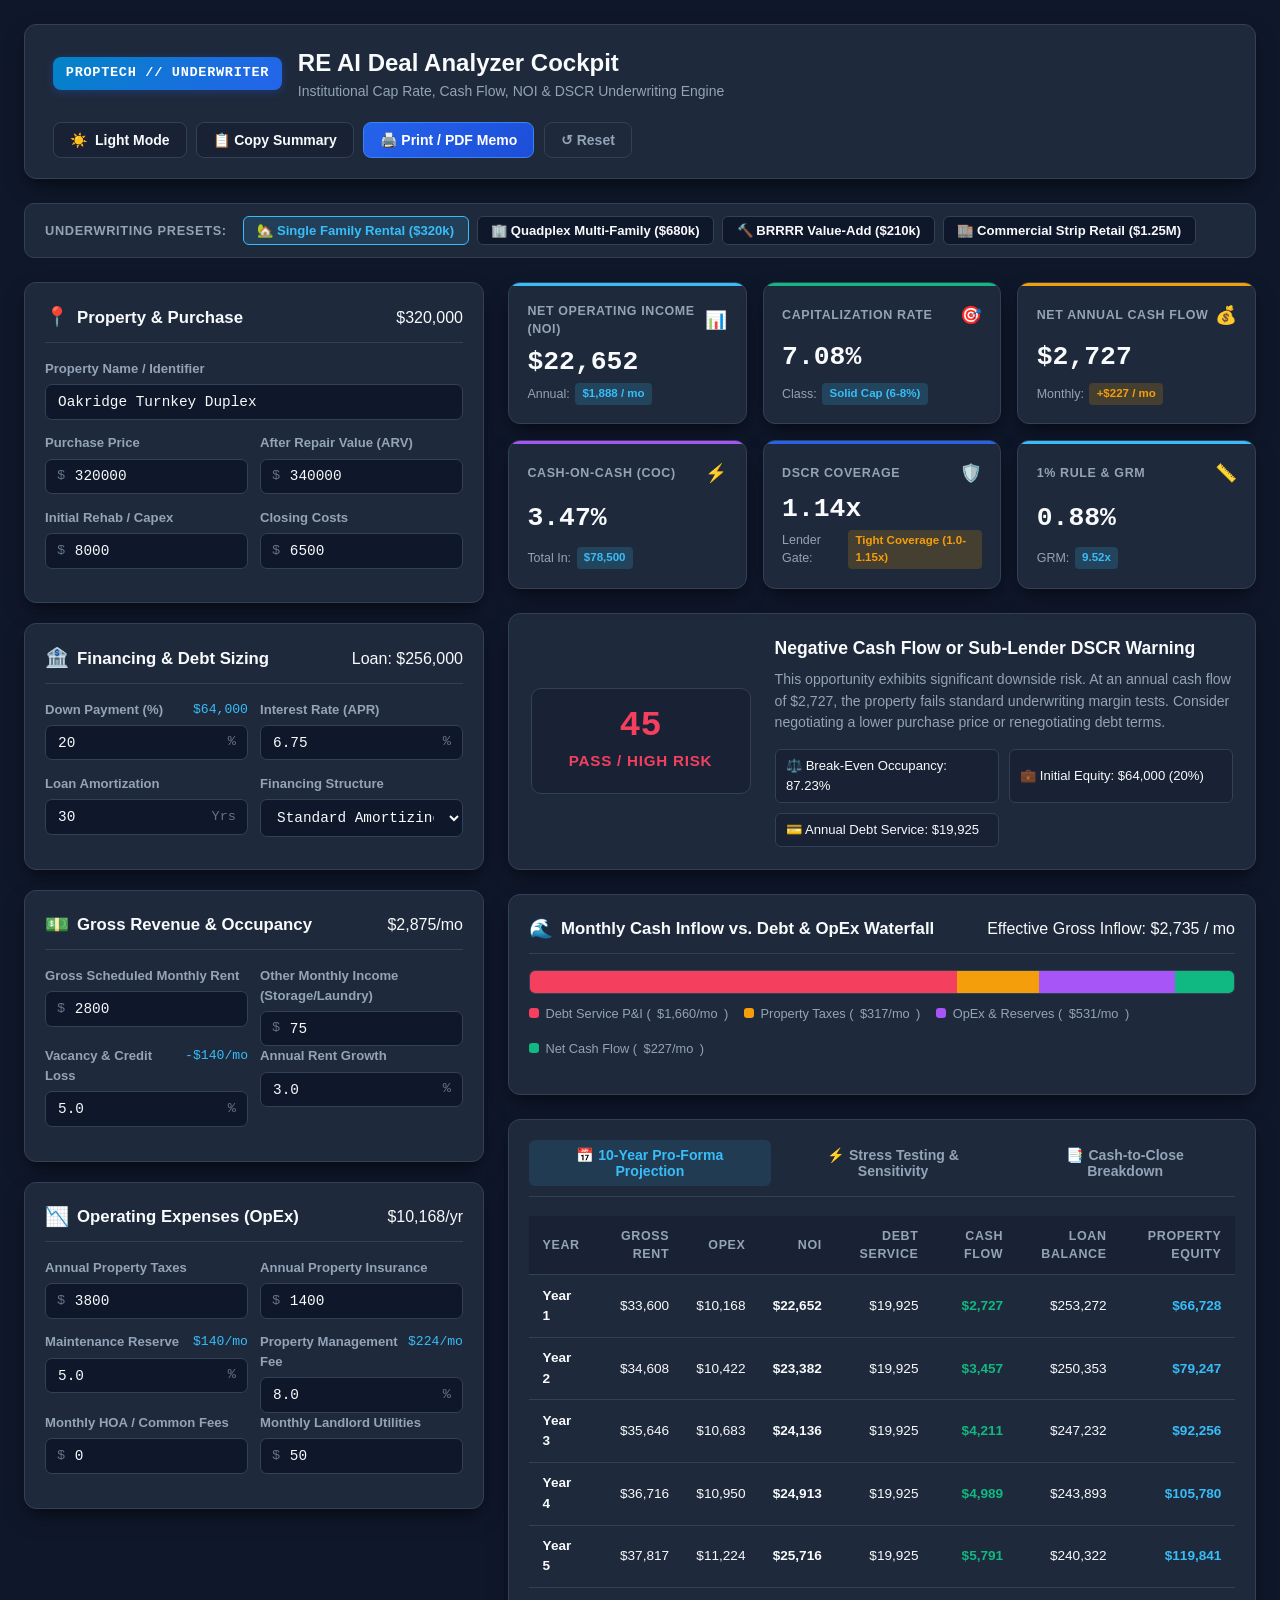
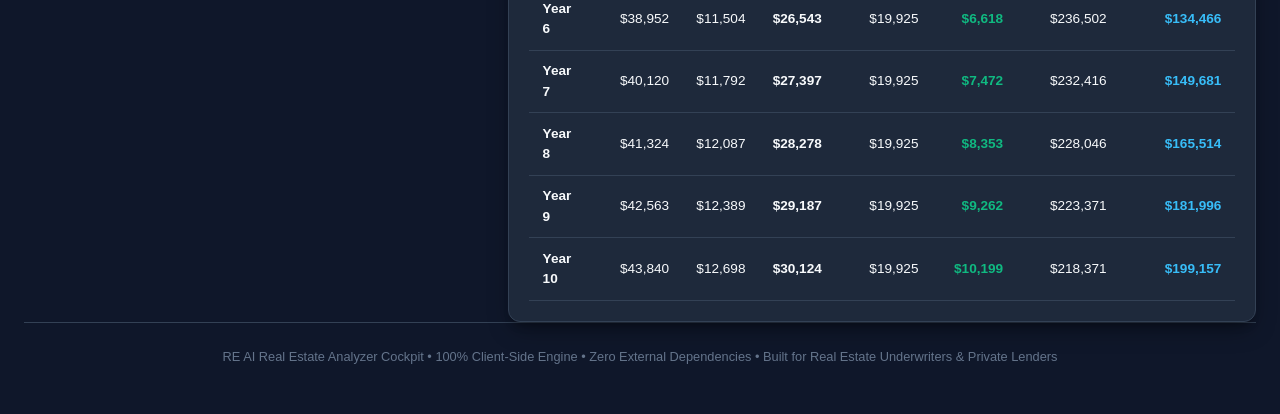
<file: 03_Active_MVP_17/index.html>
<!DOCTYPE html>
<html lang="en">
<head>
  <meta charset="UTF-8">
  <meta name="viewport" content="width=device-width, initial-scale=1.0">
  <title>RE AI — Real Estate Cap Rate & Cash Flow Analyzer Cockpit</title>
  <meta name="description" content="Institutional-grade real estate investment underwriting cockpit. Calculate Net Operating Income (NOI), Cap Rate, Cash-on-Cash Return, and Debt Service Coverage Ratio (DSCR) 100% offline with zero dependencies.">
  <style>
    :root {
      --bg-primary: #0f172a;
      --bg-secondary: #1e293b;
      --bg-card: #182234;
      --bg-input: #0f172a;
      --border-color: #334155;
      --border-focus: #38bdf8;
      --text-main: #f8fafc;
      --text-muted: #94a3b8;
      --text-dim: #64748b;
      --accent-cyan: #38bdf8;
      --accent-blue: #2563eb;
      --accent-green: #10b981;
      --accent-amber: #f59e0b;
      --accent-rose: #f43f5e;
      --accent-purple: #a855f7;
      --card-shadow: 0 10px 25px -5px rgba(0, 0, 0, 0.4), 0 8px 10px -6px rgba(0, 0, 0, 0.3);
      --font-family: -apple-system, BlinkMacSystemFont, "Segoe UI", Roboto, "Helvetica Neue", Arial, sans-serif;
      --font-mono: "JetBrains Mono", Consolas, "Courier New", monospace;
    }

    [data-theme="light"] {
      --bg-primary: #f8fafc;
      --bg-secondary: #ffffff;
      --bg-card: #f1f5f9;
      --bg-input: #ffffff;
      --border-color: #cbd5e1;
      --border-focus: #0284c7;
      --text-main: #0f172a;
      --text-muted: #475569;
      --text-dim: #64748b;
      --accent-cyan: #0284c7;
      --accent-blue: #1d4ed8;
      --accent-green: #059669;
      --accent-amber: #d97706;
      --accent-rose: #e11d48;
      --accent-purple: #7c3aed;
      --card-shadow: 0 10px 25px -5px rgba(0, 0, 0, 0.08), 0 8px 10px -6px rgba(0, 0, 0, 0.04);
    }

    * {
      box-sizing: border-box;
      margin: 0;
      padding: 0;
    }

    body {
      background-color: var(--bg-primary);
      color: var(--text-main);
      font-family: var(--font-family);
      line-height: 1.5;
      padding: 0;
      margin: 0;
      min-height: 100vh;
      display: flex;
      flex-direction: column;
    }

    /* Container */
    .app-container {
      max-width: 1400px;
      margin: 0 auto;
      padding: 1.5rem;
      width: 100%;
    }

    /* Header */
    header.cockpit-header {
      display: flex;
      flex-wrap: wrap;
      justify-content: space-between;
      align-items: center;
      gap: 1.25rem;
      padding: 1.25rem 1.75rem;
      background: var(--bg-secondary);
      border: 1px solid var(--border-color);
      border-radius: 12px;
      margin-bottom: 1.5rem;
      box-shadow: var(--card-shadow);
    }

    .brand-section {
      display: flex;
      align-items: center;
      gap: 1rem;
    }

    .brand-badge {
      background: linear-gradient(135deg, #0284c7, #2563eb);
      color: #ffffff;
      padding: 0.4rem 0.8rem;
      border-radius: 8px;
      font-family: var(--font-mono);
      font-size: 0.85rem;
      font-weight: 700;
      letter-spacing: 0.05em;
      text-transform: uppercase;
      box-shadow: 0 2px 10px rgba(37, 99, 235, 0.3);
    }

    .header-text h1 {
      font-size: 1.5rem;
      font-weight: 800;
      color: var(--text-main);
      display: flex;
      align-items: center;
      gap: 0.5rem;
    }

    .header-text p {
      font-size: 0.875rem;
      color: var(--text-muted);
    }

    .header-actions {
      display: flex;
      flex-wrap: wrap;
      gap: 0.6rem;
      align-items: center;
    }

    /* Buttons */
    .btn {
      display: inline-flex;
      align-items: center;
      gap: 0.5rem;
      padding: 0.55rem 1rem;
      border-radius: 8px;
      font-size: 0.875rem;
      font-weight: 600;
      cursor: pointer;
      transition: all 0.2s ease;
      border: 1px solid transparent;
      outline: none;
      font-family: inherit;
    }

    .btn-primary {
      background: linear-gradient(135deg, #2563eb, #1d4ed8);
      color: #ffffff;
      border-color: #3b82f6;
    }

    .btn-primary:hover {
      background: linear-gradient(135deg, #1d4ed8, #1e40af);
      transform: translateY(-1px);
    }

    .btn-secondary {
      background: var(--bg-card);
      color: var(--text-main);
      border-color: var(--border-color);
    }

    .btn-secondary:hover {
      border-color: var(--accent-cyan);
      color: var(--accent-cyan);
    }

    .btn-outline {
      background: transparent;
      color: var(--text-muted);
      border-color: var(--border-color);
    }

    .btn-outline:hover {
      color: var(--text-main);
      border-color: var(--text-muted);
    }

    /* Preset Toolbar */
    .preset-toolbar {
      display: flex;
      flex-wrap: wrap;
      align-items: center;
      gap: 0.5rem;
      background: var(--bg-secondary);
      border: 1px solid var(--border-color);
      border-radius: 10px;
      padding: 0.75rem 1.25rem;
      margin-bottom: 1.5rem;
    }

    .preset-label {
      font-size: 0.8rem;
      font-weight: 700;
      color: var(--text-muted);
      text-transform: uppercase;
      letter-spacing: 0.05em;
      margin-right: 0.5rem;
    }

    .preset-btn {
      background: var(--bg-input);
      color: var(--text-main);
      border: 1px solid var(--border-color);
      padding: 0.4rem 0.85rem;
      border-radius: 6px;
      font-size: 0.82rem;
      font-weight: 600;
      cursor: pointer;
      transition: all 0.15s ease;
    }

    .preset-btn:hover {
      border-color: var(--accent-cyan);
      background: var(--bg-card);
      color: var(--accent-cyan);
    }

    .preset-btn.active {
      background: rgba(56, 189, 248, 0.15);
      border-color: var(--accent-cyan);
      color: var(--accent-cyan);
    }

    /* Main Grid Layout */
    .main-grid {
      display: grid;
      grid-template-columns: 460px 1fr;
      gap: 1.5rem;
      align-items: start;
    }

    @media (max-width: 1080px) {
      .main-grid {
        grid-template-columns: 1fr;
      }
    }

    /* Inputs Section */
    .inputs-col {
      display: flex;
      flex-direction: column;
      gap: 1.25rem;
    }

    .input-card {
      background: var(--bg-secondary);
      border: 1px solid var(--border-color);
      border-radius: 12px;
      padding: 1.25rem;
      box-shadow: var(--card-shadow);
    }

    .card-header {
      display: flex;
      justify-content: space-between;
      align-items: center;
      margin-bottom: 1rem;
      padding-bottom: 0.6rem;
      border-bottom: 1px solid var(--border-color);
    }

    .card-header h2 {
      font-size: 1.05rem;
      font-weight: 700;
      color: var(--text-main);
      display: flex;
      align-items: center;
      gap: 0.5rem;
    }

    .card-header .icon {
      font-size: 1.2rem;
    }

    .form-group {
      margin-bottom: 0.85rem;
    }

    .form-group:last-child {
      margin-bottom: 0;
    }

    .form-row {
      display: grid;
      grid-template-columns: 1fr 1fr;
      gap: 0.75rem;
    }

    .form-label {
      display: flex;
      justify-content: space-between;
      font-size: 0.82rem;
      font-weight: 600;
      color: var(--text-muted);
      margin-bottom: 0.35rem;
    }

    .form-label span.sub-val {
      font-family: var(--font-mono);
      color: var(--accent-cyan);
      font-weight: normal;
    }

    .input-wrapper {
      position: relative;
      display: flex;
      align-items: center;
    }

    .input-prefix, .input-suffix {
      position: absolute;
      color: var(--text-dim);
      font-size: 0.85rem;
      font-family: var(--font-mono);
      pointer-events: none;
    }

    .input-prefix {
      left: 0.75rem;
    }

    .input-suffix {
      right: 0.75rem;
    }

    input[type="number"], input[type="text"], select {
      width: 100%;
      background: var(--bg-input);
      border: 1px solid var(--border-color);
      border-radius: 7px;
      padding: 0.55rem 0.75rem;
      color: var(--text-main);
      font-size: 0.9rem;
      font-family: var(--font-mono);
      outline: none;
      transition: border-color 0.15s ease, box-shadow 0.15s ease;
    }

    input.has-prefix {
      padding-left: 1.8rem;
    }

    input.has-suffix {
      padding-right: 2rem;
    }

    input:focus, select:focus {
      border-color: var(--border-focus);
      box-shadow: 0 0 0 2px rgba(56, 189, 248, 0.2);
    }

    /* Analysis Cockpit Column */
    .cockpit-col {
      display: flex;
      flex-direction: column;
      gap: 1.5rem;
    }

    /* Top KPI Cards */
    .kpi-grid {
      display: grid;
      grid-template-columns: repeat(auto-fit, minmax(190px, 1fr));
      gap: 1rem;
    }

    .kpi-card {
      background: var(--bg-secondary);
      border: 1px solid var(--border-color);
      border-radius: 12px;
      padding: 1.15rem;
      box-shadow: var(--card-shadow);
      display: flex;
      flex-direction: column;
      justify-content: space-between;
      position: relative;
      overflow: hidden;
      transition: transform 0.2s ease, border-color 0.2s ease;
    }

    .kpi-card:hover {
      transform: translateY(-2px);
      border-color: var(--accent-cyan);
    }

    .kpi-card::before {
      content: "";
      position: absolute;
      top: 0;
      left: 0;
      right: 0;
      height: 3px;
      background: var(--kpi-accent, var(--accent-cyan));
    }

    .kpi-header {
      display: flex;
      justify-content: space-between;
      align-items: center;
      margin-bottom: 0.5rem;
    }

    .kpi-title {
      font-size: 0.78rem;
      font-weight: 700;
      color: var(--text-muted);
      text-transform: uppercase;
      letter-spacing: 0.05em;
    }

    .kpi-icon {
      font-size: 1.1rem;
    }

    .kpi-value {
      font-size: 1.65rem;
      font-weight: 800;
      font-family: var(--font-mono);
      color: var(--text-main);
      line-height: 1.2;
      margin-bottom: 0.25rem;
    }

    .kpi-sub {
      font-size: 0.78rem;
      color: var(--text-muted);
      display: flex;
      align-items: center;
      gap: 0.35rem;
    }

    .kpi-sub .tag {
      padding: 0.15rem 0.45rem;
      border-radius: 4px;
      font-weight: 700;
      font-size: 0.72rem;
    }

    .tag-green { background: rgba(16, 185, 129, 0.18); color: var(--accent-green); }
    .tag-amber { background: rgba(245, 158, 11, 0.18); color: var(--accent-amber); }
    .tag-red { background: rgba(244, 63, 94, 0.18); color: var(--accent-rose); }
    .tag-blue { background: rgba(56, 189, 248, 0.18); color: var(--accent-cyan); }

    /* Deal Verdict Card */
    .verdict-card {
      background: var(--bg-secondary);
      border: 1px solid var(--border-color);
      border-radius: 12px;
      padding: 1.35rem;
      box-shadow: var(--card-shadow);
      display: grid;
      grid-template-columns: 220px 1fr;
      gap: 1.5rem;
      align-items: center;
    }

    @media (max-width: 768px) {
      .verdict-card {
        grid-template-columns: 1fr;
      }
    }

    .verdict-badge-box {
      display: flex;
      flex-direction: column;
      align-items: center;
      justify-content: center;
      padding: 1.25rem;
      border-radius: 10px;
      background: var(--bg-card);
      border: 1px solid var(--border-color);
      text-align: center;
    }

    .verdict-score-ring {
      font-size: 2.2rem;
      font-weight: 900;
      font-family: var(--font-mono);
      line-height: 1;
      margin-bottom: 0.4rem;
    }

    .verdict-status {
      font-size: 0.95rem;
      font-weight: 800;
      letter-spacing: 0.05em;
      text-transform: uppercase;
    }

    .verdict-desc {
      display: flex;
      flex-direction: column;
      gap: 0.5rem;
    }

    .verdict-desc h3 {
      font-size: 1.1rem;
      font-weight: 700;
      color: var(--text-main);
    }

    .verdict-desc p {
      font-size: 0.88rem;
      color: var(--text-muted);
      line-height: 1.5;
    }

    .underwriting-points {
      display: grid;
      grid-template-columns: repeat(auto-fit, minmax(180px, 1fr));
      gap: 0.6rem;
      margin-top: 0.5rem;
    }

    .point-item {
      display: flex;
      align-items: center;
      gap: 0.5rem;
      font-size: 0.82rem;
      color: var(--text-main);
      background: var(--bg-card);
      padding: 0.4rem 0.65rem;
      border-radius: 6px;
      border: 1px solid var(--border-color);
    }

    /* Breakdown & Pro-Forma Sections */
    .analysis-card {
      background: var(--bg-secondary);
      border: 1px solid var(--border-color);
      border-radius: 12px;
      padding: 1.25rem;
      box-shadow: var(--card-shadow);
    }

    .tabs {
      display: flex;
      gap: 0.5rem;
      border-bottom: 1px solid var(--border-color);
      padding-bottom: 0.6rem;
      margin-bottom: 1.2rem;
    }

    .tab-btn {
      background: transparent;
      border: none;
      color: var(--text-muted);
      font-size: 0.88rem;
      font-weight: 600;
      padding: 0.45rem 0.9rem;
      border-radius: 6px;
      cursor: pointer;
      transition: all 0.2s ease;
    }

    .tab-btn:hover {
      color: var(--text-main);
      background: var(--bg-card);
    }

    .tab-btn.active {
      color: var(--accent-cyan);
      background: rgba(56, 189, 248, 0.12);
    }

    .tab-content {
      display: none;
    }

    .tab-content.active {
      display: block;
    }

    /* Tables */
    .pro-forma-table-wrapper {
      overflow-x: auto;
    }

    table.data-table {
      width: 100%;
      border-collapse: collapse;
      font-size: 0.85rem;
      text-align: right;
    }

    table.data-table th, table.data-table td {
      padding: 0.65rem 0.85rem;
      border-bottom: 1px solid var(--border-color);
    }

    table.data-table th {
      background: var(--bg-card);
      color: var(--text-muted);
      font-weight: 700;
      font-size: 0.78rem;
      text-transform: uppercase;
      letter-spacing: 0.05em;
    }

    table.data-table th:first-child, table.data-table td:first-child {
      text-align: left;
    }

    table.data-table tbody tr:hover {
      background: rgba(255, 255, 255, 0.02);
    }

    .val-positive { color: var(--accent-green); }
    .val-negative { color: var(--accent-rose); }
    .val-neutral { color: var(--text-main); }

    /* Monthly Flow Bar */
    .flow-bar-container {
      margin: 1rem 0;
    }

    .flow-bar {
      height: 24px;
      display: flex;
      border-radius: 6px;
      overflow: hidden;
      background: var(--bg-input);
      border: 1px solid var(--border-color);
    }

    .flow-segment {
      height: 100%;
      transition: width 0.3s ease;
      position: relative;
    }

    .flow-legend {
      display: flex;
      flex-wrap: wrap;
      gap: 1rem;
      margin-top: 0.6rem;
      font-size: 0.8rem;
      color: var(--text-muted);
    }

    .legend-item {
      display: flex;
      align-items: center;
      gap: 0.4rem;
    }

    .legend-dot {
      width: 10px;
      height: 10px;
      border-radius: 3px;
    }

    /* Print Memo Styles */
    @media print {
      body {
        background: #ffffff !important;
        color: #000000 !important;
        font-size: 11pt;
      }

      .app-container {
        max-width: 100%;
        padding: 0;
        margin: 0;
      }

      header.cockpit-header, .preset-toolbar, .header-actions, .tabs, .no-print {
        display: none !important;
      }

      .main-grid {
        display: block !important;
      }

      .inputs-col {
        display: none !important;
      }

      .cockpit-col {
        display: block !important;
      }

      .kpi-card, .verdict-card, .analysis-card {
        border: 1px solid #ddd !important;
        background: #fff !important;
        color: #000 !important;
        box-shadow: none !important;
        margin-bottom: 15px !important;
        break-inside: avoid;
      }

      .kpi-value, .verdict-score-ring {
        color: #000 !important;
      }

      .print-header {
        display: block !important;
        margin-bottom: 20px;
        padding-bottom: 10px;
        border-bottom: 2px solid #000;
      }

      table.data-table th {
        background: #eee !important;
        color: #000 !important;
      }

      table.data-table td {
        color: #000 !important;
      }
    }

    .print-header {
      display: none;
    }

    /* Footer */
    footer.app-footer {
      margin-top: auto;
      padding: 1.5rem 0;
      text-align: center;
      font-size: 0.8rem;
      color: var(--text-dim);
      border-top: 1px solid var(--border-color);
    }
  </style>
</head>
<body>
  <div class="app-container">
    <!-- Printable Header (Visible Only on Print) -->
    <div class="print-header">
      <div style="display:flex; justify-content:space-between; align-items:flex-end;">
        <div>
          <h1 style="font-size: 1.8rem; margin:0;" id="printPropTitle">Real Estate Investment Deal Memo</h1>
          <p style="margin:4px 0 0; color:#555;" id="printPropSubtitle">Underwritten via RE AI Real Estate Investment Cockpit</p>
        </div>
        <div style="text-align:right;">
          <strong id="printDate">Date: 2026-11-21</strong><br>
          <span style="font-size: 0.85rem; color:#666;">Strictly Confidential</span>
        </div>
      </div>
    </div>

    <!-- Executive Cockpit Header -->
    <header class="cockpit-header">
      <div class="brand-section">
        <span class="brand-badge">PROPTECH // UNDERWRITER</span>
        <div class="header-text">
          <h1>
            <span>RE AI Deal Analyzer Cockpit</span>
          </h1>
          <p>Institutional Cap Rate, Cash Flow, NOI & DSCR Underwriting Engine</p>
        </div>
      </div>

      <div class="header-actions">
        <button id="themeToggleBtn" class="btn btn-secondary" title="Toggle Dark/Light Mode">
          <span id="themeIcon">☀️</span> Light Mode
        </button>
        <button id="copySummaryBtn" class="btn btn-secondary" title="Copy Underwriting Summary to Clipboard">
          📋 Copy Summary
        </button>
        <button id="printBtn" class="btn btn-primary" title="Export Printable PDF Deal Memo">
          🖨️ Print / PDF Memo
        </button>
        <button id="resetBtn" class="btn btn-outline" title="Reset to Defaults">
          ↺ Reset
        </button>
      </div>
    </header>

    <!-- Preset Properties Toolbar -->
    <div class="preset-toolbar">
      <span class="preset-label">Underwriting Presets:</span>
      <button class="preset-btn active" data-preset="sfr">🏡 Single Family Rental ($320k)</button>
      <button class="preset-btn" data-preset="quadplex">🏢 Quadplex Multi-Family ($680k)</button>
      <button class="preset-btn" data-preset="brrrr">🔨 BRRRR Value-Add ($210k)</button>
      <button class="preset-btn" data-preset="commercial">🏬 Commercial Strip Retail ($1.25M)</button>
    </div>

    <!-- Main Grid -->
    <div class="main-grid">
      <!-- Left Column: Inputs -->
      <div class="inputs-col">
        <!-- 1. Property Acquisition -->
        <div class="input-card">
          <div class="card-header">
            <h2><span class="icon">📍</span> Property & Purchase</h2>
            <span class="sub-val" id="summaryPriceTag">$320,000</span>
          </div>

          <div class="form-group">
            <label class="form-label" for="propTitle">Property Name / Identifier</label>
            <input type="text" id="propTitle" value="Oakridge Turnkey Duplex">
          </div>

          <div class="form-row">
            <div class="form-group">
              <label class="form-label" for="purchasePrice">Purchase Price</label>
              <div class="input-wrapper">
                <span class="input-prefix">$</span>
                <input type="number" id="purchasePrice" class="has-prefix" value="320000" step="5000" min="1000">
              </div>
            </div>
            <div class="form-group">
              <label class="form-label" for="afterRepairValue">After Repair Value (ARV)</label>
              <div class="input-wrapper">
                <span class="input-prefix">$</span>
                <input type="number" id="afterRepairValue" class="has-prefix" value="340000" step="5000" min="0">
              </div>
            </div>
          </div>

          <div class="form-row">
            <div class="form-group">
              <label class="form-label" for="initialRehab">Initial Rehab / Capex</label>
              <div class="input-wrapper">
                <span class="input-prefix">$</span>
                <input type="number" id="initialRehab" class="has-prefix" value="8000" step="1000" min="0">
              </div>
            </div>
            <div class="form-group">
              <label class="form-label" for="closingCosts">Closing Costs</label>
              <div class="input-wrapper">
                <span class="input-prefix">$</span>
                <input type="number" id="closingCosts" class="has-prefix" value="6500" step="500" min="0">
              </div>
            </div>
          </div>
        </div>

        <!-- 2. Financing & Mortgage Structure -->
        <div class="input-card">
          <div class="card-header">
            <h2><span class="icon">🏦</span> Financing & Debt Sizing</h2>
            <span class="sub-val" id="summaryLoanTag">Loan: $256,000</span>
          </div>

          <div class="form-row">
            <div class="form-group">
              <label class="form-label" for="downPaymentPct">
                Down Payment (%)
                <span class="sub-val" id="downPaymentVal">$64,000</span>
              </label>
              <div class="input-wrapper">
                <input type="number" id="downPaymentPct" class="has-suffix" value="20" step="1" min="0" max="100">
                <span class="input-suffix">%</span>
              </div>
            </div>
            <div class="form-group">
              <label class="form-label" for="interestRate">Interest Rate (APR)</label>
              <div class="input-wrapper">
                <input type="number" id="interestRate" class="has-suffix" value="6.75" step="0.125" min="0" max="25">
                <span class="input-suffix">%</span>
              </div>
            </div>
          </div>

          <div class="form-row">
            <div class="form-group">
              <label class="form-label" for="loanTermYears">Loan Amortization</label>
              <div class="input-wrapper">
                <input type="number" id="loanTermYears" class="has-suffix" value="30" step="5" min="1" max="40">
                <span class="input-suffix">Yrs</span>
              </div>
            </div>
            <div class="form-group">
              <label class="form-label" for="loanType">Financing Structure</label>
              <select id="loanType">
                <option value="amortizing">Standard Amortizing</option>
                <option value="interestOnly">Interest Only (5-Yr)</option>
                <option value="allCash">All Cash (No Debt)</option>
              </select>
            </div>
          </div>
        </div>

        <!-- 3. Rental Revenue -->
        <div class="input-card">
          <div class="card-header">
            <h2><span class="icon">💵</span> Gross Revenue & Occupancy</h2>
            <span class="sub-val" id="summaryGrossTag">$2,800/mo</span>
          </div>

          <div class="form-row">
            <div class="form-group">
              <label class="form-label" for="grossMonthlyRent">Gross Scheduled Monthly Rent</label>
              <div class="input-wrapper">
                <span class="input-prefix">$</span>
                <input type="number" id="grossMonthlyRent" class="has-prefix" value="2800" step="50" min="0">
              </div>
            </div>
            <div class="form-group">
              <label class="form-label" for="otherMonthlyIncome">Other Monthly Income (Storage/Laundry)</label>
              <div class="input-wrapper">
                <span class="input-prefix">$</span>
                <input type="number" id="otherMonthlyIncome" class="has-prefix" value="75" step="25" min="0">
              </div>
            </div>
          </div>

          <div class="form-row">
            <div class="form-group">
              <label class="form-label" for="vacancyRate">
                Vacancy & Credit Loss
                <span class="sub-val" id="vacancyCostVal">-$144/mo</span>
              </label>
              <div class="input-wrapper">
                <input type="number" id="vacancyRate" class="has-suffix" value="5.0" step="0.5" min="0" max="50">
                <span class="input-suffix">%</span>
              </div>
            </div>
            <div class="form-group">
              <label class="form-label" for="annualRentGrowth">Annual Rent Growth</label>
              <div class="input-wrapper">
                <input type="number" id="annualRentGrowth" class="has-suffix" value="3.0" step="0.5" min="0" max="20">
                <span class="input-suffix">%</span>
              </div>
            </div>
          </div>
        </div>

        <!-- 4. Operating Expenses (OpEx) -->
        <div class="input-card">
          <div class="card-header">
            <h2><span class="icon">📉</span> Operating Expenses (OpEx)</h2>
            <span class="sub-val" id="summaryOpexTag">$9,400/yr</span>
          </div>

          <div class="form-row">
            <div class="form-group">
              <label class="form-label" for="annualTaxes">Annual Property Taxes</label>
              <div class="input-wrapper">
                <span class="input-prefix">$</span>
                <input type="number" id="annualTaxes" class="has-prefix" value="3800" step="100" min="0">
              </div>
            </div>
            <div class="form-group">
              <label class="form-label" for="annualInsurance">Annual Property Insurance</label>
              <div class="input-wrapper">
                <span class="input-prefix">$</span>
                <input type="number" id="annualInsurance" class="has-prefix" value="1400" step="50" min="0">
              </div>
            </div>
          </div>

          <div class="form-row">
            <div class="form-group">
              <label class="form-label" for="maintenancePct">
                Maintenance Reserve
                <span class="sub-val" id="maintenanceVal">$140/mo</span>
              </label>
              <div class="input-wrapper">
                <input type="number" id="maintenancePct" class="has-suffix" value="5.0" step="0.5" min="0" max="30">
                <span class="input-suffix">%</span>
              </div>
            </div>
            <div class="form-group">
              <label class="form-label" for="managementPct">
                Property Management Fee
                <span class="sub-val" id="managementVal">$224/mo</span>
              </label>
              <div class="input-wrapper">
                <input type="number" id="managementPct" class="has-suffix" value="8.0" step="0.5" min="0" max="30">
                <span class="input-suffix">%</span>
              </div>
            </div>
          </div>

          <div class="form-row">
            <div class="form-group">
              <label class="form-label" for="monthlyHoa">Monthly HOA / Common Fees</label>
              <div class="input-wrapper">
                <span class="input-prefix">$</span>
                <input type="number" id="monthlyHoa" class="has-prefix" value="0" step="25" min="0">
              </div>
            </div>
            <div class="form-group">
              <label class="form-label" for="monthlyUtilities">Monthly Landlord Utilities</label>
              <div class="input-wrapper">
                <span class="input-prefix">$</span>
                <input type="number" id="monthlyUtilities" class="has-prefix" value="50" step="25" min="0">
              </div>
            </div>
          </div>
        </div>
      </div>

      <!-- Right Column: Live Analysis Cockpit -->
      <div class="cockpit-col">
        <!-- Top 4 Core KPIs -->
        <div class="kpi-grid">
          <!-- Net Operating Income -->
          <div class="kpi-card" style="--kpi-accent: var(--accent-cyan);">
            <div class="kpi-header">
              <span class="kpi-title">Net Operating Income (NOI)</span>
              <span class="kpi-icon">📊</span>
            </div>
            <div class="kpi-value" id="kpiNoi">$23,382</div>
            <div class="kpi-sub">
              <span>Annual:</span>
              <span class="tag tag-blue" id="kpiMonthlyNoi">$1,948 / mo</span>
            </div>
          </div>

          <!-- Cap Rate -->
          <div class="kpi-card" style="--kpi-accent: var(--accent-green);">
            <div class="kpi-header">
              <span class="kpi-title">Capitalization Rate</span>
              <span class="kpi-icon">🎯</span>
            </div>
            <div class="kpi-value" id="kpiCapRate">7.31%</div>
            <div class="kpi-sub">
              <span>Class:</span>
              <span class="tag tag-green" id="kpiCapTag">Strong Yield</span>
            </div>
          </div>

          <!-- Cash Flow -->
          <div class="kpi-card" style="--kpi-accent: var(--accent-amber);">
            <div class="kpi-header">
              <span class="kpi-title">Net Annual Cash Flow</span>
              <span class="kpi-icon">💰</span>
            </div>
            <div class="kpi-value" id="kpiCashFlow">$3,454</div>
            <div class="kpi-sub">
              <span>Monthly:</span>
              <span class="tag tag-amber" id="kpiMonthlyCashFlow">$288 / mo</span>
            </div>
          </div>

          <!-- Cash-on-Cash Return -->
          <div class="kpi-card" style="--kpi-accent: var(--accent-purple);">
            <div class="kpi-header">
              <span class="kpi-title">Cash-on-Cash (CoC)</span>
              <span class="kpi-icon">⚡</span>
            </div>
            <div class="kpi-value" id="kpiCoc">4.40%</div>
            <div class="kpi-sub">
              <span>Total In:</span>
              <span class="tag tag-blue" id="kpiTotalInvested">$78,500</span>
            </div>
          </div>

          <!-- Debt Service Coverage Ratio (DSCR) -->
          <div class="kpi-card" style="--kpi-accent: var(--accent-blue);">
            <div class="kpi-header">
              <span class="kpi-title">DSCR Coverage</span>
              <span class="kpi-icon">🛡️</span>
            </div>
            <div class="kpi-value" id="kpiDscr">1.17x</div>
            <div class="kpi-sub">
              <span>Lender Gate:</span>
              <span class="tag tag-amber" id="kpiDscrTag">Moderate (≥1.15x)</span>
            </div>
          </div>

          <!-- Gross Rent Multiplier & 1% Rule -->
          <div class="kpi-card" style="--kpi-accent: var(--accent-cyan);">
            <div class="kpi-header">
              <span class="kpi-title">1% Rule & GRM</span>
              <span class="kpi-icon">📏</span>
            </div>
            <div class="kpi-value" id="kpiOnePct">0.88%</div>
            <div class="kpi-sub">
              <span>GRM:</span>
              <span class="tag tag-blue" id="kpiGrm">9.52x</span>
            </div>
          </div>
        </div>

        <!-- Deal Verdict & AI Underwriting Card -->
        <div class="verdict-card" id="verdictCard">
          <div class="verdict-badge-box">
            <div class="verdict-score-ring" id="verdictScoreRing">76</div>
            <div class="verdict-status" id="verdictStatus">MODERATE DEAL</div>
          </div>
          <div class="verdict-desc">
            <h3 id="verdictHeading">Sound Cash Flow with Conservative DSCR Safety Buffer</h3>
            <p id="verdictSummary">
              At a 7.31% Cap Rate and $288/mo positive cash flow, this asset provides dependable income. The DSCR of 1.17x meets conventional debt service standards, though vacancy spikes above 9% could tighten debt coverage.
            </p>
            <div class="underwriting-points">
              <div class="point-item" id="breakEvenPoint">⚖️ Break-Even Occupancy: 86.4%</div>
              <div class="point-item" id="downPaymentSummaryPoint">💼 Initial Equity: $64,000 (20%)</div>
              <div class="point-item" id="debtExpensePoint">💳 Annual Debt Service: $19,928</div>
            </div>
          </div>
        </div>

        <!-- Inflow vs Outflow Cash Waterfall Bar -->
        <div class="analysis-card">
          <div class="card-header">
            <h2><span class="icon">🌊</span> Monthly Cash Inflow vs. Debt & OpEx Waterfall</h2>
            <span class="sub-val" id="waterfallGrossText">Effective Inflow: $2,731/mo</span>
          </div>

          <div class="flow-bar-container">
            <div class="flow-bar">
              <div class="flow-segment" id="barDebt" style="width: 60%; background: var(--accent-rose);" title="Mortgage Debt Service"></div>
              <div class="flow-segment" id="barTaxes" style="width: 12%; background: var(--accent-amber);" title="Property Taxes"></div>
              <div class="flow-segment" id="barOpex" style="width: 18%; background: var(--accent-purple);" title="Other Operating Expenses"></div>
              <div class="flow-segment" id="barCashflow" style="width: 10%; background: var(--accent-green);" title="Net Pocket Cash Flow"></div>
            </div>
            <div class="flow-legend">
              <div class="legend-item"><div class="legend-dot" style="background: var(--accent-rose);"></div> Debt Service P&I (<span id="legDebtVal">$1,661/mo</span>)</div>
              <div class="legend-item"><div class="legend-dot" style="background: var(--accent-amber);"></div> Property Taxes (<span id="legTaxVal">$317/mo</span>)</div>
              <div class="legend-item"><div class="legend-dot" style="background: var(--accent-purple);"></div> OpEx & Reserves (<span id="legOpexVal">$466/mo</span>)</div>
              <div class="legend-item"><div class="legend-dot" style="background: var(--accent-green);"></div> Net Cash Flow (<span id="legCashVal">$288/mo</span>)</div>
            </div>
          </div>
        </div>

        <!-- Detailed Breakdown & 10-Year Pro-Forma Tabs -->
        <div class="analysis-card">
          <div class="tabs">
            <button class="tab-btn active" data-tab="tabProForma">📅 10-Year Pro-Forma Projection</button>
            <button class="tab-btn" data-tab="tabStress">⚡ Stress Testing & Sensitivity</button>
            <button class="tab-btn" data-tab="tabClosing">📑 Cash-to-Close Breakdown</button>
          </div>

          <!-- Tab 1: 10-Year Pro-Forma -->
          <div class="tab-content active" id="tabProForma">
            <div class="pro-forma-table-wrapper">
              <table class="data-table" id="proFormaTable">
                <thead>
                  <tr>
                    <th>Year</th>
                    <th>Gross Rent</th>
                    <th>OpEx</th>
                    <th>NOI</th>
                    <th>Debt Service</th>
                    <th>Cash Flow</th>
                    <th>Loan Balance</th>
                    <th>Property Equity</th>
                  </tr>
                </thead>
                <tbody id="proFormaBody">
                  <!-- Populated dynamically via JS -->
                </tbody>
              </table>
            </div>
          </div>

          <!-- Tab 2: Sensitivity Matrix -->
          <div class="tab-content" id="tabStress">
            <div class="pro-forma-table-wrapper">
              <table class="data-table" id="stressTable">
                <thead>
                  <tr>
                    <th>Market Scenario</th>
                    <th>Monthly Rent</th>
                    <th>Vacancy Rate</th>
                    <th>Net OpEx</th>
                    <th>NOI</th>
                    <th>Annual Cash Flow</th>
                    <th>CoC Return</th>
                    <th>DSCR</th>
                  </tr>
                </thead>
                <tbody id="stressBody">
                  <!-- Populated dynamically via JS -->
                </tbody>
              </table>
            </div>
          </div>

          <!-- Tab 3: Cash to Close -->
          <div class="tab-content" id="tabClosing">
            <div class="pro-forma-table-wrapper">
              <table class="data-table">
                <thead>
                  <tr>
                    <th>Capital Component</th>
                    <th>Calculation / Basis</th>
                    <th>Amount ($)</th>
                    <th>% of Total Initial Cash</th>
                  </tr>
                </thead>
                <tbody id="closingCostsBody">
                  <!-- Populated dynamically via JS -->
                </tbody>
              </table>
            </div>
          </div>
        </div>
      </div>
    </div>

    <!-- Footer -->
    <footer class="app-footer">
      <p>RE AI Real Estate Analyzer Cockpit • 100% Client-Side Engine • Zero External Dependencies • Built for Real Estate Underwriters & Private Lenders</p>
    </footer>
  </div>

  <!-- JavaScript Engine -->
  <script>
    (function() {
      'use strict';

      // Presets catalog
      const PRESETS = {
        sfr: {
          title: "Oakridge Single Family Turnkey",
          price: 320000,
          arv: 340000,
          rehab: 8000,
          closing: 6500,
          downPct: 20,
          rate: 6.75,
          term: 30,
          loanType: "amortizing",
          rent: 2800,
          otherIncome: 75,
          vacancy: 5.0,
          growth: 3.0,
          taxes: 3800,
          insurance: 1400,
          maintPct: 5.0,
          mgmtPct: 8.0,
          hoa: 0,
          utilities: 50
        },
        quadplex: {
          title: "Highland Heights 4-Unit Quadplex",
          price: 680000,
          arv: 725000,
          rehab: 25000,
          closing: 14000,
          downPct: 25,
          rate: 7.125,
          term: 30,
          loanType: "amortizing",
          rent: 6400,
          otherIncome: 200,
          vacancy: 6.0,
          growth: 3.5,
          taxes: 7800,
          insurance: 2800,
          maintPct: 7.0,
          mgmtPct: 9.0,
          hoa: 0,
          utilities: 220
        },
        brrrr: {
          title: "Cedar Park Distressed BRRRR Rehab",
          price: 210000,
          arv: 330000,
          rehab: 48000,
          closing: 5200,
          downPct: 15,
          rate: 7.5,
          term: 30,
          loanType: "amortizing",
          rent: 2650,
          otherIncome: 50,
          vacancy: 5.0,
          growth: 3.0,
          taxes: 2900,
          insurance: 1250,
          maintPct: 5.0,
          mgmtPct: 8.0,
          hoa: 0,
          utilities: 0
        },
        commercial: {
          title: "Metro Plaza Strip Center (Triple Net)",
          price: 1250000,
          arv: 1350000,
          rehab: 15000,
          closing: 26000,
          downPct: 30,
          rate: 6.875,
          term: 25,
          loanType: "amortizing",
          rent: 11200,
          otherIncome: 650,
          vacancy: 7.0,
          growth: 2.5,
          taxes: 14000,
          insurance: 4800,
          maintPct: 4.0,
          mgmtPct: 6.0,
          hoa: 150,
          utilities: 100
        }
      };

      // DOM Elements Cache
      const els = {
        propTitle: document.getElementById('propTitle'),
        purchasePrice: document.getElementById('purchasePrice'),
        afterRepairValue: document.getElementById('afterRepairValue'),
        initialRehab: document.getElementById('initialRehab'),
        closingCosts: document.getElementById('closingCosts'),
        downPaymentPct: document.getElementById('downPaymentPct'),
        interestRate: document.getElementById('interestRate'),
        loanTermYears: document.getElementById('loanTermYears'),
        loanType: document.getElementById('loanType'),
        grossMonthlyRent: document.getElementById('grossMonthlyRent'),
        otherMonthlyIncome: document.getElementById('otherMonthlyIncome'),
        vacancyRate: document.getElementById('vacancyRate'),
        annualRentGrowth: document.getElementById('annualRentGrowth'),
        annualTaxes: document.getElementById('annualTaxes'),
        annualInsurance: document.getElementById('annualInsurance'),
        maintenancePct: document.getElementById('maintenancePct'),
        managementPct: document.getElementById('managementPct'),
        monthlyHoa: document.getElementById('monthlyHoa'),
        monthlyUtilities: document.getElementById('monthlyUtilities'),

        // Sub-values
        downPaymentVal: document.getElementById('downPaymentVal'),
        vacancyCostVal: document.getElementById('vacancyCostVal'),
        maintenanceVal: document.getElementById('maintenanceVal'),
        managementVal: document.getElementById('managementVal'),
        summaryPriceTag: document.getElementById('summaryPriceTag'),
        summaryLoanTag: document.getElementById('summaryLoanTag'),
        summaryGrossTag: document.getElementById('summaryGrossTag'),
        summaryOpexTag: document.getElementById('summaryOpexTag'),

        // KPIs
        kpiNoi: document.getElementById('kpiNoi'),
        kpiMonthlyNoi: document.getElementById('kpiMonthlyNoi'),
        kpiCapRate: document.getElementById('kpiCapRate'),
        kpiCapTag: document.getElementById('kpiCapTag'),
        kpiCashFlow: document.getElementById('kpiCashFlow'),
        kpiMonthlyCashFlow: document.getElementById('kpiMonthlyCashFlow'),
        kpiCoc: document.getElementById('kpiCoc'),
        kpiTotalInvested: document.getElementById('kpiTotalInvested'),
        kpiDscr: document.getElementById('kpiDscr'),
        kpiDscrTag: document.getElementById('kpiDscrTag'),
        kpiOnePct: document.getElementById('kpiOnePct'),
        kpiGrm: document.getElementById('kpiGrm'),

        // Verdict
        verdictScoreRing: document.getElementById('verdictScoreRing'),
        verdictStatus: document.getElementById('verdictStatus'),
        verdictHeading: document.getElementById('verdictHeading'),
        verdictSummary: document.getElementById('verdictSummary'),
        breakEvenPoint: document.getElementById('breakEvenPoint'),
        downPaymentSummaryPoint: document.getElementById('downPaymentSummaryPoint'),
        debtExpensePoint: document.getElementById('debtExpensePoint'),

        // Waterfall
        waterfallGrossText: document.getElementById('waterfallGrossText'),
        barDebt: document.getElementById('barDebt'),
        barTaxes: document.getElementById('barTaxes'),
        barOpex: document.getElementById('barOpex'),
        barCashflow: document.getElementById('barCashflow'),
        legDebtVal: document.getElementById('legDebtVal'),
        legTaxVal: document.getElementById('legTaxVal'),
        legOpexVal: document.getElementById('legOpexVal'),
        legCashVal: document.getElementById('legCashVal'),

        // Pro-Forma & Tables
        proFormaBody: document.getElementById('proFormaBody'),
        stressBody: document.getElementById('stressBody'),
        closingCostsBody: document.getElementById('closingCostsBody'),

        // Print elements
        printPropTitle: document.getElementById('printPropTitle'),
        printPropSubtitle: document.getElementById('printPropSubtitle'),
        printDate: document.getElementById('printDate'),

        // Controls
        themeToggleBtn: document.getElementById('themeToggleBtn'),
        themeIcon: document.getElementById('themeIcon'),
        copySummaryBtn: document.getElementById('copySummaryBtn'),
        printBtn: document.getElementById('printBtn'),
        resetBtn: document.getElementById('resetBtn')
      };

      // Formatter Helpers
      const formatCurrency = (n) => '$' + Math.round(n).toLocaleString('en-US');
      const formatDecimalCurrency = (n) => '$' + Number(n).toLocaleString('en-US', { minimumFractionDigits: 2, maximumFractionDigits: 2 });
      const formatPct = (n) => Number(n).toFixed(2) + '%';

      // Core Mathematical Calculation Engine
      function calculateDeal() {
        const price = Math.max(0, parseFloat(els.purchasePrice.value) || 0);
        const arv = Math.max(0, parseFloat(els.afterRepairValue.value) || 0);
        const rehab = Math.max(0, parseFloat(els.initialRehab.value) || 0);
        const closing = Math.max(0, parseFloat(els.closingCosts.value) || 0);
        const downPct = Math.max(0, Math.min(100, parseFloat(els.downPaymentPct.value) || 0));
        const rate = Math.max(0, parseFloat(els.interestRate.value) || 0);
        const termYears = Math.max(1, parseFloat(els.loanTermYears.value) || 30);
        const loanType = els.loanType.value;

        const monthlyRent = Math.max(0, parseFloat(els.grossMonthlyRent.value) || 0);
        const otherMonthly = Math.max(0, parseFloat(els.otherMonthlyIncome.value) || 0);
        const vacancyPct = Math.max(0, Math.min(100, parseFloat(els.vacancyRate.value) || 0));
        const rentGrowthPct = parseFloat(els.annualRentGrowth.value) || 0;

        const taxes = Math.max(0, parseFloat(els.annualTaxes.value) || 0);
        const insurance = Math.max(0, parseFloat(els.annualInsurance.value) || 0);
        const maintPct = Math.max(0, parseFloat(els.maintenancePct.value) || 0);
        const mgmtPct = Math.max(0, parseFloat(els.managementPct.value) || 0);
        const hoaMonthly = Math.max(0, parseFloat(els.monthlyHoa.value) || 0);
        const utilitiesMonthly = Math.max(0, parseFloat(els.monthlyUtilities.value) || 0);

        // 1. Debt Sizing
        const downPaymentAmount = price * (downPct / 100);
        let loanAmount = Math.max(0, price - downPaymentAmount);
        let monthlyPI = 0;

        if (loanType === 'allCash') {
          loanAmount = 0;
          monthlyPI = 0;
        } else if (loanType === 'interestOnly') {
          monthlyPI = (loanAmount * (rate / 100)) / 12;
        } else {
          // Standard amortizing formula: M = P * [r(1+r)^n] / [(1+r)^n - 1]
          if (loanAmount > 0 && rate > 0) {
            const monthlyRate = (rate / 100) / 12;
            const totalMonths = termYears * 12;
            const factor = Math.pow(1 + monthlyRate, totalMonths);
            monthlyPI = loanAmount * (monthlyRate * factor) / (factor - 1);
          } else if (loanAmount > 0 && rate === 0) {
            monthlyPI = loanAmount / (termYears * 12);
          }
        }

        const annualDebtService = monthlyPI * 12;

        // 2. Gross Operating Income (GOI)
        const annualGrossRent = monthlyRent * 12;
        const annualOtherIncome = otherMonthly * 12;
        const annualVacancyLoss = annualGrossRent * (vacancyPct / 100);
        const goi = (annualGrossRent - annualVacancyLoss) + annualOtherIncome;
        const monthlyGoi = goi / 12;

        // 3. Operating Expenses (OpEx)
        const annualMaint = annualGrossRent * (maintPct / 100);
        const annualMgmt = annualGrossRent * (mgmtPct / 100);
        const annualHoa = hoaMonthly * 12;
        const annualUtilities = utilitiesMonthly * 12;
        const annualOpex = taxes + insurance + annualMaint + annualMgmt + annualHoa + annualUtilities;
        const monthlyOpex = annualOpex / 12;

        // 4. Net Operating Income (NOI)
        const noi = goi - annualOpex;
        const monthlyNoi = noi / 12;

        // 5. Cap Rate (%)
        const capRate = price > 0 ? (noi / price) * 100 : 0;

        // 6. Cash Flow
        const annualCashFlow = noi - annualDebtService;
        const monthlyCashFlow = annualCashFlow / 12;

        // 7. Initial Cash Invested & Cash-on-Cash Return
        const totalCashInvested = (loanType === 'allCash' ? price : downPaymentAmount) + closing + rehab;
        const cocReturn = totalCashInvested > 0 ? (annualCashFlow / totalCashInvested) * 100 : 0;

        // 8. DSCR (Debt Service Coverage Ratio)
        const dscr = annualDebtService > 0 ? noi / annualDebtService : 999;

        // 9. Additional Metrics
        const onePctRule = price > 0 ? (monthlyRent / price) * 100 : 0;
        const grm = annualGrossRent > 0 ? price / annualGrossRent : 0;
        const breakEvenOccupancy = annualGrossRent > 0 ? ((annualOpex + annualDebtService) / (annualGrossRent + annualOtherIncome)) * 100 : 0;

        return {
          price, arv, rehab, closing, downPct, rate, termYears, loanType,
          monthlyRent, otherMonthly, vacancyPct, rentGrowthPct,
          taxes, insurance, maintPct, mgmtPct, hoaMonthly, utilitiesMonthly,
          downPaymentAmount, loanAmount, monthlyPI, annualDebtService,
          annualGrossRent, annualOtherIncome, annualVacancyLoss, goi, monthlyGoi,
          annualMaint, annualMgmt, annualHoa, annualUtilities, annualOpex, monthlyOpex,
          noi, monthlyNoi, capRate, annualCashFlow, monthlyCashFlow,
          totalCashInvested, cocReturn, dscr, onePctRule, grm, breakEvenOccupancy
        };
      }

      // Update UI with calculated state
      function updateUI() {
        const d = calculateDeal();

        // Update Sub-Labels in inputs
        els.downPaymentVal.textContent = formatCurrency(d.downPaymentAmount);
        els.vacancyCostVal.textContent = '-' + formatCurrency(d.annualVacancyLoss / 12) + '/mo';
        els.maintenanceVal.textContent = formatCurrency(d.annualMaint / 12) + '/mo';
        els.managementVal.textContent = formatCurrency(d.annualMgmt / 12) + '/mo';
        els.summaryPriceTag.textContent = formatCurrency(d.price);
        els.summaryLoanTag.textContent = d.loanType === 'allCash' ? 'All Cash Deal' : 'Loan: ' + formatCurrency(d.loanAmount);
        els.summaryGrossTag.textContent = formatCurrency(d.monthlyRent + d.otherMonthly) + '/mo';
        els.summaryOpexTag.textContent = formatCurrency(d.annualOpex) + '/yr';

        // Update KPIs
        els.kpiNoi.textContent = formatCurrency(d.noi);
        els.kpiMonthlyNoi.textContent = formatCurrency(d.monthlyNoi) + ' / mo';

        els.kpiCapRate.textContent = formatPct(d.capRate);
        if (d.capRate >= 8) {
          els.kpiCapTag.className = 'tag tag-green';
          els.kpiCapTag.textContent = 'High Yield (≥8%)';
        } else if (d.capRate >= 6) {
          els.kpiCapTag.className = 'tag tag-blue';
          els.kpiCapTag.textContent = 'Solid Cap (6-8%)';
        } else if (d.capRate >= 4.5) {
          els.kpiCapTag.className = 'tag tag-amber';
          els.kpiCapTag.textContent = 'Core Market (4.5-6%)';
        } else {
          els.kpiCapTag.className = 'tag tag-red';
          els.kpiCapTag.textContent = 'Low Yield (<4.5%)';
        }

        els.kpiCashFlow.textContent = formatCurrency(d.annualCashFlow);
        els.kpiCashFlow.style.color = d.annualCashFlow >= 0 ? 'var(--text-main)' : 'var(--accent-rose)';
        els.kpiMonthlyCashFlow.textContent = (d.monthlyCashFlow >= 0 ? '+' : '') + formatCurrency(d.monthlyCashFlow) + ' / mo';
        els.kpiMonthlyCashFlow.className = d.monthlyCashFlow >= 0 ? 'tag tag-amber' : 'tag tag-red';

        els.kpiCoc.textContent = formatPct(d.cocReturn);
        els.kpiCoc.style.color = d.cocReturn >= 0 ? 'var(--text-main)' : 'var(--accent-rose)';
        els.kpiTotalInvested.textContent = formatCurrency(d.totalCashInvested);

        if (d.loanType === 'allCash') {
          els.kpiDscr.textContent = 'N/A';
          els.kpiDscrTag.className = 'tag tag-green';
          els.kpiDscrTag.textContent = 'Zero Debt (100% Equity)';
        } else {
          els.kpiDscr.textContent = d.dscr.toFixed(2) + 'x';
          if (d.dscr >= 1.30) {
            els.kpiDscrTag.className = 'tag tag-green';
            els.kpiDscrTag.textContent = 'Lender Preferred (≥1.30x)';
          } else if (d.dscr >= 1.15) {
            els.kpiDscrTag.className = 'tag tag-blue';
            els.kpiDscrTag.textContent = 'Lender Viable (≥1.15x)';
          } else if (d.dscr >= 1.0) {
            els.kpiDscrTag.className = 'tag tag-amber';
            els.kpiDscrTag.textContent = 'Tight Coverage (1.0-1.15x)';
          } else {
            els.kpiDscrTag.className = 'tag tag-red';
            els.kpiDscrTag.textContent = 'Deficit (<1.0x DSCR)';
          }
        }

        els.kpiOnePct.textContent = formatPct(d.onePctRule);
        els.kpiGrm.textContent = d.grm.toFixed(2) + 'x';

        // Deal Verdict Synthesis & Score (0 - 100)
        let score = 50;
        // Cap Rate component (+/- 25 pts)
        score += Math.min(25, Math.max(-25, (d.capRate - 6.0) * 8));
        // CoC component (+/- 20 pts)
        score += Math.min(20, Math.max(-20, (d.cocReturn - 6.0) * 4));
        // DSCR component (+/- 25 pts)
        if (d.loanType === 'allCash') {
          score += 15;
        } else {
          score += Math.min(25, Math.max(-25, (d.dscr - 1.20) * 50));
        }
        // Cash Flow sanity
        if (d.annualCashFlow < 0) score -= 30;
        score = Math.round(Math.min(99, Math.max(5, score)));

        els.verdictScoreRing.textContent = score;

        let verdictStatusText = "PASS / HIGH RISK";
        let verdictColor = "var(--accent-rose)";
        let heading = "Negative Cash Flow or Sub-Lender DSCR Warning";
        let summary = `This opportunity exhibits significant downside risk. At an annual cash flow of ${formatCurrency(d.annualCashFlow)}, the property fails standard underwriting margin tests. Consider negotiating a lower purchase price or renegotiating debt terms.`;

        if (score >= 82) {
          verdictStatusText = "STRONG BUY // PRIME DEAL";
          verdictColor = "var(--accent-green)";
          heading = "Exceptional Cash Flow & Robust Debt Coverage Safety Margin";
          summary = `Outstanding institutional-grade opportunity. Boasts a strong ${formatPct(d.capRate)} Cap Rate, ${formatPct(d.cocReturn)} Cash-on-Cash Return, and ${d.loanType === 'allCash' ? 'Zero Debt' : d.dscr.toFixed(2) + 'x DSCR'}. Well-insulated against vacancy swings.`;
        } else if (score >= 68) {
          verdictStatusText = "VIABLE BUY // SOLID ASSET";
          verdictColor = "var(--accent-cyan)";
          heading = "Dependable Underwriting Metrics Meeting Market Benchmarks";
          summary = `Healthy investment deal generating ${formatCurrency(d.monthlyCashFlow)} net monthly cash flow. Meets standard lender underwriting guidelines with stable risk-adjusted return profile.`;
        } else if (score >= 50) {
          verdictStatusText = "MARGINAL // SPECULATIVE";
          verdictColor = "var(--accent-amber)";
          heading = "Thin Cash Flow Margins Sensitive to Vacancy & Capex Spikes";
          summary = `Workable deal, but with limited cushion. Monthly cash flow of ${formatCurrency(d.monthlyCashFlow)} leaves minimal margin for unexpected roof, HVAC, or tenant eviction expenses.`;
        }

        els.verdictStatus.textContent = verdictStatusText;
        els.verdictStatus.style.color = verdictColor;
        els.verdictScoreRing.style.color = verdictColor;
        els.verdictHeading.textContent = heading;
        els.verdictSummary.textContent = summary;

        els.breakEvenPoint.textContent = `⚖️ Break-Even Occupancy: ${formatPct(d.breakEvenOccupancy)}`;
        els.downPaymentSummaryPoint.textContent = `💼 Initial Equity: ${formatCurrency(d.downPaymentAmount)} (${d.downPct}%)`;
        els.debtExpensePoint.textContent = `💳 Annual Debt Service: ${formatCurrency(d.annualDebtService)}`;

        // Waterfall Bar Updating
        const totalOutflowMonthly = (d.annualDebtService + d.annualOpex) / 12;
        const totalBase = Math.max(d.monthlyGoi, totalOutflowMonthly);

        if (totalBase > 0) {
          const debtShare = ((d.annualDebtService / 12) / totalBase) * 100;
          const taxShare = ((d.taxes / 12) / totalBase) * 100;
          const otherOpexShare = (((d.annualOpex - d.taxes) / 12) / totalBase) * 100;
          const cashShare = Math.max(0, (Math.max(0, d.monthlyCashFlow) / totalBase) * 100);

          els.barDebt.style.width = debtShare + '%';
          els.barTaxes.style.width = taxShare + '%';
          els.barOpex.style.width = otherOpexShare + '%';
          els.barCashflow.style.width = cashShare + '%';
        }

        els.waterfallGrossText.textContent = `Effective Gross Inflow: ${formatCurrency(d.monthlyGoi)} / mo`;
        els.legDebtVal.textContent = formatCurrency(d.monthlyPI) + '/mo';
        els.legTaxVal.textContent = formatCurrency(d.taxes / 12) + '/mo';
        els.legOpexVal.textContent = formatCurrency((d.annualOpex - d.taxes) / 12) + '/mo';
        els.legCashVal.textContent = formatCurrency(d.monthlyCashFlow) + '/mo';

        // Pro-Forma 10-Year Table
        renderProFormaTable(d);

        // Stress Testing Matrix
        renderStressTable(d);

        // Cash to Close Breakdown
        renderClosingCostsTable(d);

        // Print header metadata
        els.printPropTitle.textContent = els.propTitle.value || 'Real Estate Investment Deal Memo';
        els.printPropSubtitle.textContent = `Purchase Price: ${formatCurrency(d.price)} | Cap Rate: ${formatPct(d.capRate)} | Cash-on-Cash: ${formatPct(d.cocReturn)} | NOI: ${formatCurrency(d.noi)}`;
        els.printDate.textContent = 'Generated: ' + new Date().toISOString().split('T')[0];
      }

      // Render 10-Year Pro-Forma
      function renderProFormaTable(d) {
        let html = '';
        let currentGross = d.annualGrossRent;
        let currentOther = d.annualOtherIncome;
        let currentOpex = d.annualOpex;
        let loanBalance = d.loanAmount;
        let propertyValue = d.price;
        const monthlyRate = (d.rate / 100) / 12;

        for (let yr = 1; yr <= 10; yr++) {
          if (yr > 1) {
            currentGross *= (1 + (d.rentGrowthPct / 100));
            currentOther *= (1 + (d.rentGrowthPct / 100));
            currentOpex *= 1.025; // 2.5% inflation on expenses
            propertyValue *= 1.03; // 3% property appreciation
          }

          const yrVacancy = currentGross * (d.vacancyPct / 100);
          const yrGoi = (currentGross - yrVacancy) + currentOther;
          const yrNoi = yrGoi - currentOpex;
          const yrDebt = d.annualDebtService;
          const yrCashFlow = yrNoi - yrDebt;

          // Compute remaining loan balance after 12 months of P&I
          if (d.loanType === 'amortizing' && loanBalance > 0) {
            for (let m = 0; m < 12; m++) {
              const interestMonth = loanBalance * monthlyRate;
              const principalMonth = Math.min(loanBalance, d.monthlyPI - interestMonth);
              loanBalance = Math.max(0, loanBalance - principalMonth);
            }
          } else if (d.loanType === 'allCash') {
            loanBalance = 0;
          }

          const equity = Math.max(0, propertyValue - loanBalance);

          html += `
            <tr>
              <td style="font-weight:700;">Year ${yr}</td>
              <td>${formatCurrency(currentGross)}</td>
              <td>${formatCurrency(currentOpex)}</td>
              <td style="font-weight:600;">${formatCurrency(yrNoi)}</td>
              <td>${formatCurrency(yrDebt)}</td>
              <td class="${yrCashFlow >= 0 ? 'val-positive' : 'val-negative'}" style="font-weight:700;">${formatCurrency(yrCashFlow)}</td>
              <td>${formatCurrency(loanBalance)}</td>
              <td style="font-weight:700; color:var(--accent-cyan);">${formatCurrency(equity)}</td>
            </tr>
          `;
        }
        els.proFormaBody.innerHTML = html;
      }

      // Render Stress Matrix
      function renderStressTable(d) {
        const scenarios = [
          { name: "Severe Recession (-15% Rent, 12% Vacancy, +10% OpEx)", rentMult: 0.85, vac: 12.0, opexMult: 1.10 },
          { name: "Mild Downturn (-8% Rent, 8% Vacancy, +5% OpEx)", rentMult: 0.92, vac: 8.0, opexMult: 1.05 },
          { name: "Base Underwriting Case (Current Inputs)", rentMult: 1.0, vac: d.vacancyPct, opexMult: 1.0 },
          { name: "Optimistic Growth (+5% Rent, 4% Vacancy, Flat OpEx)", rentMult: 1.05, vac: 4.0, opexMult: 1.0 },
          { name: "Bull Market (+12% Rent, 3% Vacancy, -5% OpEx)", rentMult: 1.12, vac: 3.0, opexMult: 0.95 }
        ];

        let html = '';
        scenarios.forEach((sc, idx) => {
          const scRent = d.annualGrossRent * sc.rentMult;
          const scVacLoss = scRent * (sc.vac / 100);
          const scGoi = (scRent - scVacLoss) + d.annualOtherIncome;
          const scOpex = d.annualOpex * sc.opexMult;
          const scNoi = scGoi - scOpex;
          const scCashFlow = scNoi - d.annualDebtService;
          const scCoc = d.totalCashInvested > 0 ? (scCashFlow / d.totalCashInvested) * 100 : 0;
          const scDscr = d.annualDebtService > 0 ? scNoi / d.annualDebtService : 999;
          const isBase = idx === 2;

          html += `
            <tr style="${isBase ? 'background: rgba(56, 189, 248, 0.08); font-weight:700;' : ''}">
              <td style="text-align:left;">${isBase ? '⭐ ' : ''}${sc.name}</td>
              <td>${formatCurrency(scRent / 12)}</td>
              <td>${sc.vac.toFixed(1)}%</td>
              <td>${formatCurrency(scOpex)}</td>
              <td>${formatCurrency(scNoi)}</td>
              <td class="${scCashFlow >= 0 ? 'val-positive' : 'val-negative'}">${formatCurrency(scCashFlow)}</td>
              <td class="${scCoc >= 0 ? 'val-positive' : 'val-negative'}">${formatPct(scCoc)}</td>
              <td>${d.loanType === 'allCash' ? 'N/A' : scDscr.toFixed(2) + 'x'}</td>
            </tr>
          `;
        });
        els.stressBody.innerHTML = html;
      }

      // Render Closing Costs
      function renderClosingCostsTable(d) {
        const rows = [
          { name: "Down Payment", basis: `${d.downPct}% of Purchase Price`, amount: d.downPaymentAmount },
          { name: "Estimated Loan & Title Closing Costs", basis: "Lender, Appraisal & Escrow Fees", amount: d.closing },
          { name: "Initial Rehab & Capital Improvement Reserve", basis: "Deferred Maintenance & Make-Ready", amount: d.rehab }
        ];

        let html = '';
        rows.forEach(r => {
          const share = d.totalCashInvested > 0 ? (r.amount / d.totalCashInvested) * 100 : 0;
          html += `
            <tr>
              <td>${r.name}</td>
              <td style="color:var(--text-muted);">${r.basis}</td>
              <td style="font-weight:600;">${formatCurrency(r.amount)}</td>
              <td>${formatPct(share)}</td>
            </tr>
          `;
        });

        html += `
          <tr style="font-weight:800; background:var(--bg-card); border-top:2px solid var(--border-color);">
            <td>TOTAL INITIAL CASH REQUIRED</td>
            <td>Out-of-Pocket Equity Basis</td>
            <td style="color:var(--accent-cyan); font-size:1rem;">${formatCurrency(d.totalCashInvested)}</td>
            <td>100.00%</td>
          </tr>
        `;
        els.closingCostsBody.innerHTML = html;
      }

      // Load Preset
      function loadPreset(key) {
        const p = PRESETS[key];
        if (!p) return;

        els.propTitle.value = p.title;
        els.purchasePrice.value = p.price;
        els.afterRepairValue.value = p.arv;
        els.initialRehab.value = p.rehab;
        els.closingCosts.value = p.closing;
        els.downPaymentPct.value = p.downPct;
        els.interestRate.value = p.rate;
        els.loanTermYears.value = p.term;
        els.loanType.value = p.loanType;
        els.grossMonthlyRent.value = p.rent;
        els.otherMonthlyIncome.value = p.otherIncome;
        els.vacancyRate.value = p.vacancy;
        els.annualRentGrowth.value = p.growth;
        els.annualTaxes.value = p.taxes;
        els.annualInsurance.value = p.insurance;
        els.maintenancePct.value = p.maintPct;
        els.managementPct.value = p.mgmtPct;
        els.monthlyHoa.value = p.hoa;
        els.monthlyUtilities.value = p.utilities;

        document.querySelectorAll('.preset-btn').forEach(b => {
          b.classList.toggle('active', b.dataset.preset === key);
        });

        updateUI();
      }

      // Tab Switcher
      document.querySelectorAll('.tab-btn').forEach(btn => {
        btn.addEventListener('click', () => {
          document.querySelectorAll('.tab-btn').forEach(b => b.classList.remove('active'));
          document.querySelectorAll('.tab-content').forEach(c => c.classList.remove('active'));
          btn.classList.add('active');
          const target = document.getElementById(btn.dataset.tab);
          if (target) target.classList.add('active');
        });
      });

      // Preset button listener
      document.querySelectorAll('.preset-btn').forEach(btn => {
        btn.addEventListener('click', () => {
          loadPreset(btn.dataset.preset);
        });
      });

      // Input change listeners
      const inputIds = [
        'purchasePrice', 'afterRepairValue', 'initialRehab', 'closingCosts',
        'downPaymentPct', 'interestRate', 'loanTermYears', 'loanType',
        'grossMonthlyRent', 'otherMonthlyIncome', 'vacancyRate', 'annualRentGrowth',
        'annualTaxes', 'annualInsurance', 'maintenancePct', 'managementPct',
        'monthlyHoa', 'monthlyUtilities', 'propTitle'
      ];

      inputIds.forEach(id => {
        const element = document.getElementById(id);
        if (element) {
          element.addEventListener('input', updateUI);
          element.addEventListener('change', updateUI);
        }
      });

      // Theme toggle
      els.themeToggleBtn.addEventListener('click', () => {
        const currentTheme = document.documentElement.getAttribute('data-theme') || 'dark';
        const newTheme = currentTheme === 'dark' ? 'light' : 'dark';
        document.documentElement.setAttribute('data-theme', newTheme);
        els.themeIcon.textContent = newTheme === 'dark' ? '☀️' : '🌙';
        els.themeToggleBtn.innerHTML = `${els.themeIcon.outerHTML} ${newTheme === 'dark' ? 'Light Mode' : 'Dark Mode'}`;
      });

      // Print action
      els.printBtn.addEventListener('click', () => {
        window.print();
      });

      // Reset action
      els.resetBtn.addEventListener('click', () => {
        loadPreset('sfr');
      });

      // Copy Summary to Clipboard
      els.copySummaryBtn.addEventListener('click', () => {
        const d = calculateDeal();
        const text = `=== RE AI INVESTMENT DEAL MEMO ===
Property: ${els.propTitle.value}
Purchase Price: ${formatCurrency(d.price)} | Loan Amount: ${formatCurrency(d.loanAmount)}
Gross Scheduled Rent: ${formatCurrency(d.monthlyRent)}/mo ($${Math.round(d.annualGrossRent).toLocaleString()}/yr)
Net Operating Income (NOI): ${formatCurrency(d.noi)}/yr ($${Math.round(d.monthlyNoi).toLocaleString()}/mo)
Cap Rate: ${formatPct(d.capRate)}
Annual Cash Flow: ${formatCurrency(d.annualCashFlow)} (${formatCurrency(d.monthlyCashFlow)}/mo)
Cash-on-Cash Return: ${formatPct(d.cocReturn)}
Total Cash Invested: ${formatCurrency(d.totalCashInvested)}
Debt Service Coverage (DSCR): ${d.loanType === 'allCash' ? 'N/A (All Cash)' : d.dscr.toFixed(2) + 'x'}
Verdict: ${els.verdictStatus.textContent} (Underwriting Score: ${els.verdictScoreRing.textContent}/100)
Generated by RE AI Deal Analyzer Cockpit`;

        navigator.clipboard.writeText(text).then(() => {
          const original = els.copySummaryBtn.innerHTML;
          els.copySummaryBtn.innerHTML = '✅ Copied!';
          setTimeout(() => els.copySummaryBtn.innerHTML = original, 2000);
        }).catch(() => {
          alert(text);
        });
      });

      // Initial execution
      updateUI();
    })();
  </script>
</body>
</html>
</file>
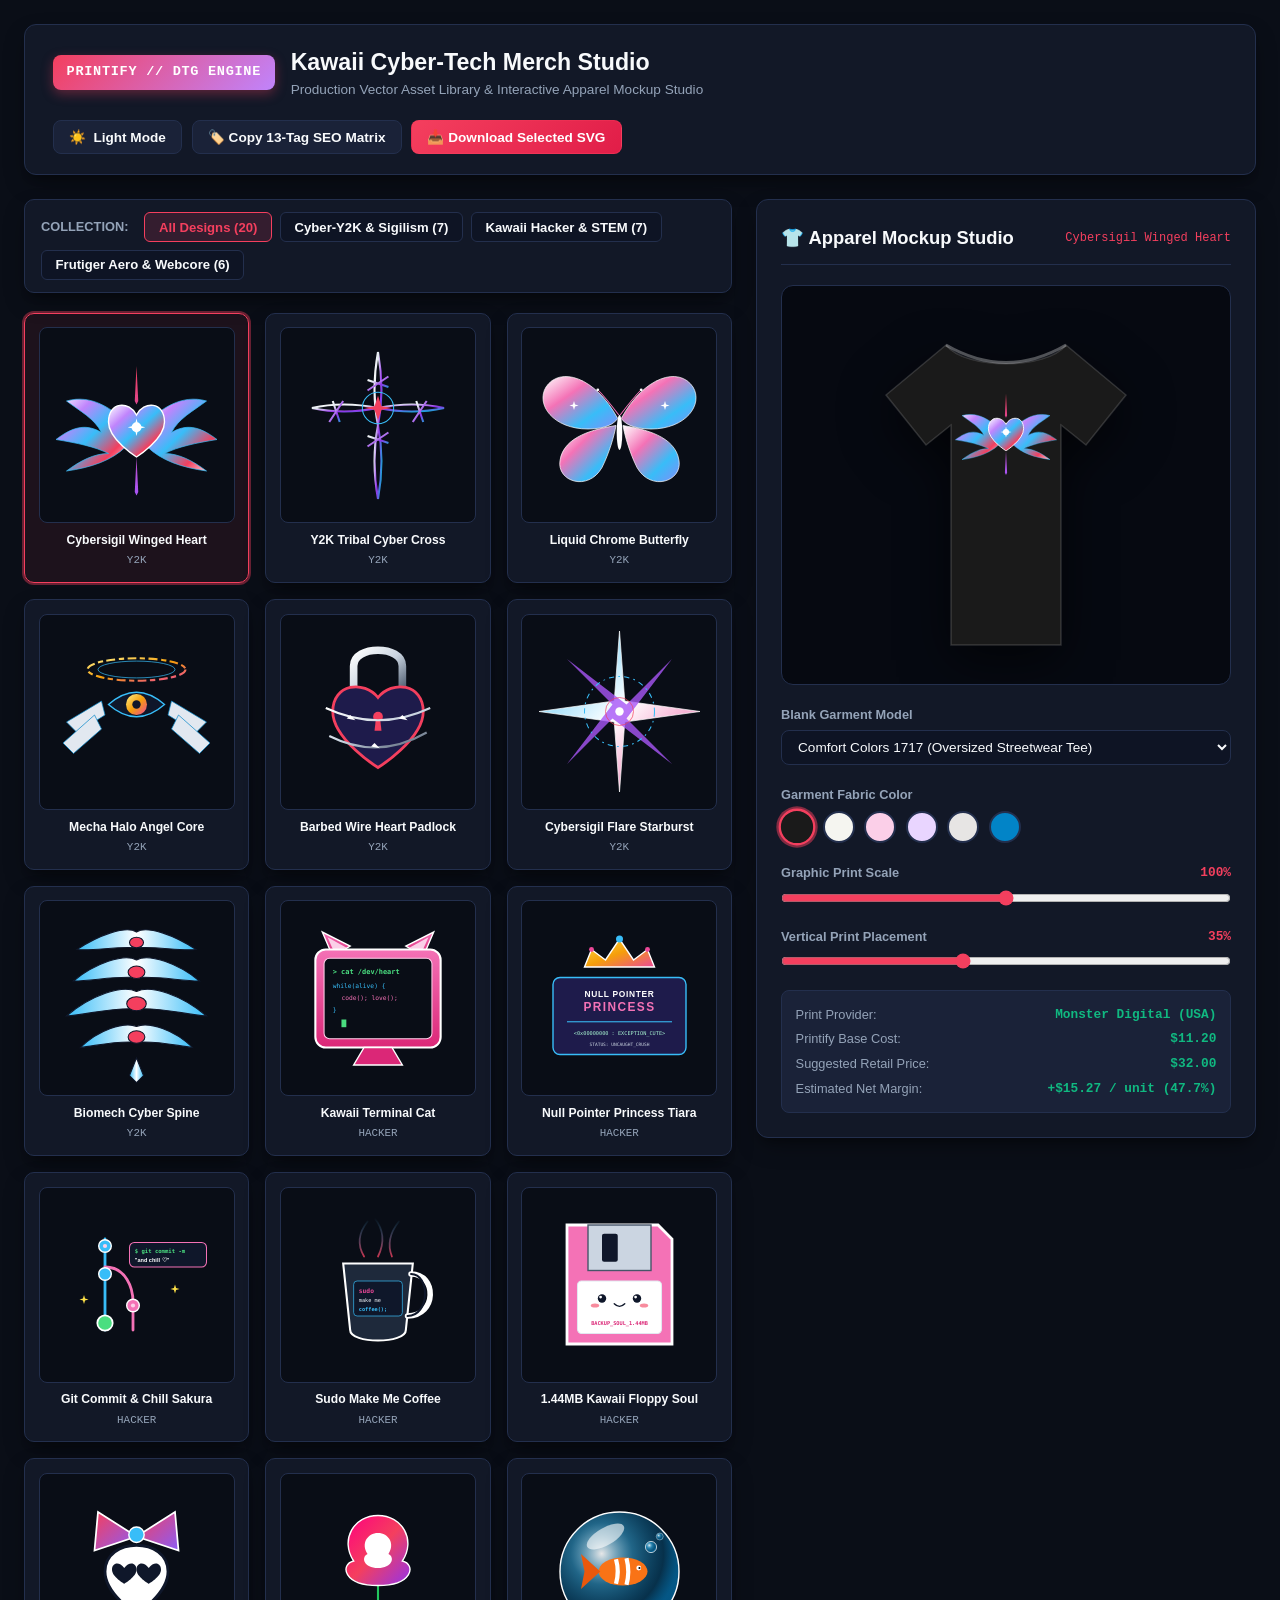
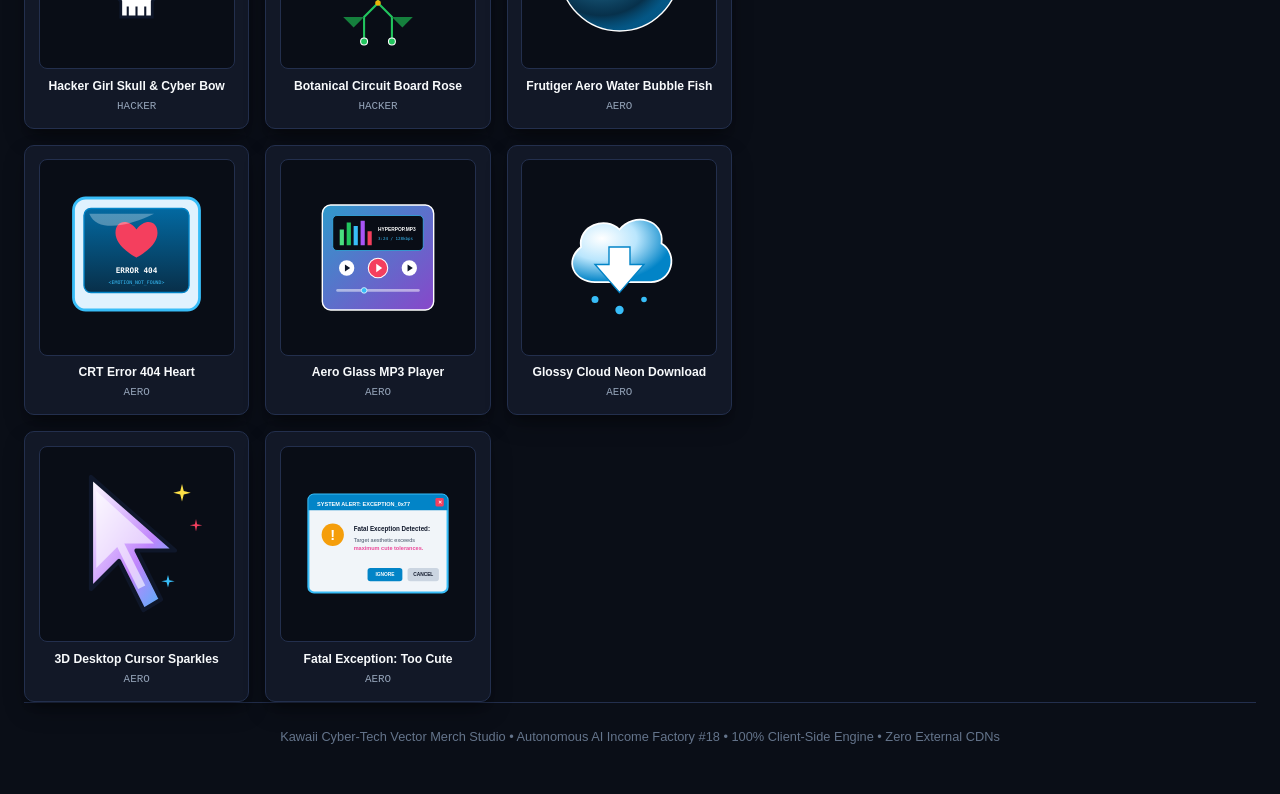
<file: 03_Active_MVP_18/index.html>
<!DOCTYPE html>
<html lang="en">
<head>
  <meta charset="UTF-8">
  <meta name="viewport" content="width=device-width, initial-scale=1.0">
  <title>Kawaii Cyber-Tech Merch Studio — Printify Apparel Mockup & SVG Vector Engine</title>
  <meta name="description" content="Interactive vector asset previewer and apparel mockup studio for Gen Z / Girls in Tech, Cyber-Y2K, and Frutiger Aero apparel. 100% client-side with zero external dependencies.">
  <style>
    :root {
      --bg-primary: #0a0e17;
      --bg-secondary: #121827;
      --bg-card: #1a2238;
      --bg-input: #0e1424;
      --border-color: #232f4d;
      --border-focus: #38bdf8;
      --text-main: #f8fafc;
      --text-muted: #94a3b8;
      --text-dim: #64748b;
      --accent-pink: #f43f5e;
      --accent-purple: #c084fc;
      --accent-cyan: #38bdf8;
      --accent-green: #10b981;
      --accent-yellow: #fde047;
      --card-shadow: 0 10px 25px -5px rgba(0, 0, 0, 0.4), 0 8px 10px -6px rgba(0, 0, 0, 0.3);
      --font-family: -apple-system, BlinkMacSystemFont, "Segoe UI", Roboto, "Helvetica Neue", Arial, sans-serif;
      --font-mono: "JetBrains Mono", Consolas, "Courier New", monospace;
    }

    [data-theme="light"] {
      --bg-primary: #f8fafc;
      --bg-secondary: #ffffff;
      --bg-card: #f1f5f9;
      --bg-input: #ffffff;
      --border-color: #cbd5e1;
      --border-focus: #0284c7;
      --text-main: #0f172a;
      --text-muted: #475569;
      --text-dim: #64748b;
      --accent-pink: #e11d48;
      --accent-purple: #9333ea;
      --accent-cyan: #0284c7;
      --accent-green: #059669;
      --accent-yellow: #ca8a04;
      --card-shadow: 0 10px 25px -5px rgba(0, 0, 0, 0.08), 0 8px 10px -6px rgba(0, 0, 0, 0.04);
    }

    * {
      box-sizing: border-box;
      margin: 0;
      padding: 0;
    }

    body {
      background-color: var(--bg-primary);
      color: var(--text-main);
      font-family: var(--font-family);
      line-height: 1.5;
      min-height: 100vh;
      display: flex;
      flex-direction: column;
    }

    .app-container {
      max-width: 1440px;
      margin: 0 auto;
      padding: 1.5rem;
      width: 100%;
    }

    /* Header */
    header.studio-header {
      display: flex;
      flex-wrap: wrap;
      justify-content: space-between;
      align-items: center;
      gap: 1.25rem;
      padding: 1.25rem 1.75rem;
      background: var(--bg-secondary);
      border: 1px solid var(--border-color);
      border-radius: 12px;
      margin-bottom: 1.5rem;
      box-shadow: var(--card-shadow);
    }

    .brand-section {
      display: flex;
      align-items: center;
      gap: 1rem;
    }

    .brand-badge {
      background: linear-gradient(135deg, var(--accent-pink), var(--accent-purple));
      color: #ffffff;
      padding: 0.45rem 0.85rem;
      border-radius: 8px;
      font-family: var(--font-mono);
      font-size: 0.85rem;
      font-weight: 700;
      letter-spacing: 0.05em;
      text-transform: uppercase;
      box-shadow: 0 4px 12px rgba(244, 63, 94, 0.35);
    }

    .header-text h1 {
      font-size: 1.45rem;
      font-weight: 800;
      color: var(--text-main);
    }

    .header-text p {
      font-size: 0.85rem;
      color: var(--text-muted);
    }

    .header-actions {
      display: flex;
      flex-wrap: wrap;
      gap: 0.6rem;
      align-items: center;
    }

    /* Buttons */
    .btn {
      display: inline-flex;
      align-items: center;
      gap: 0.45rem;
      padding: 0.5rem 0.95rem;
      border-radius: 8px;
      font-size: 0.85rem;
      font-weight: 600;
      cursor: pointer;
      transition: all 0.2s ease;
      border: 1px solid transparent;
      outline: none;
      font-family: inherit;
    }

    .btn-pink {
      background: linear-gradient(135deg, var(--accent-pink), #e11d48);
      color: #ffffff;
      border-color: rgba(244, 63, 94, 0.4);
    }

    .btn-pink:hover {
      opacity: 0.95;
      transform: translateY(-1px);
    }

    .btn-secondary {
      background: var(--bg-card);
      color: var(--text-main);
      border-color: var(--border-color);
    }

    .btn-secondary:hover {
      border-color: var(--accent-cyan);
      color: var(--accent-cyan);
    }

    .btn-outline {
      background: transparent;
      color: var(--text-muted);
      border-color: var(--border-color);
    }

    .btn-outline:hover {
      color: var(--text-main);
      border-color: var(--text-muted);
    }

    /* Main Studio Grid */
    .studio-layout {
      display: grid;
      grid-template-columns: 1fr 500px;
      gap: 1.5rem;
      align-items: start;
    }

    @media (max-width: 1100px) {
      .studio-layout {
        grid-template-columns: 1fr;
      }
    }

    /* Left Gallery Column */
    .gallery-col {
      display: flex;
      flex-direction: column;
      gap: 1.25rem;
    }

    /* Filter Bar */
    .filter-bar {
      display: flex;
      flex-wrap: wrap;
      gap: 0.5rem;
      background: var(--bg-secondary);
      border: 1px solid var(--border-color);
      border-radius: 10px;
      padding: 0.75rem 1rem;
      align-items: center;
      box-shadow: var(--card-shadow);
    }

    .filter-btn {
      background: var(--bg-input);
      color: var(--text-main);
      border: 1px solid var(--border-color);
      padding: 0.4rem 0.85rem;
      border-radius: 6px;
      font-size: 0.82rem;
      font-weight: 600;
      cursor: pointer;
      transition: all 0.15s ease;
    }

    .filter-btn:hover {
      border-color: var(--accent-pink);
      color: var(--accent-pink);
    }

    .filter-btn.active {
      background: rgba(244, 63, 94, 0.15);
      border-color: var(--accent-pink);
      color: var(--accent-pink);
    }

    /* SVG Cards Grid */
    .svg-grid {
      display: grid;
      grid-template-columns: repeat(auto-fill, minmax(180px, 1fr));
      gap: 1rem;
    }

    .svg-card {
      background: var(--bg-secondary);
      border: 1px solid var(--border-color);
      border-radius: 10px;
      padding: 0.85rem;
      box-shadow: var(--card-shadow);
      cursor: pointer;
      display: flex;
      flex-direction: column;
      align-items: center;
      transition: all 0.2s ease;
      position: relative;
    }

    .svg-card:hover {
      border-color: var(--accent-pink);
      transform: translateY(-2px);
    }

    .svg-card.selected {
      border-color: var(--accent-pink);
      background: rgba(244, 63, 94, 0.08);
      box-shadow: 0 0 0 2px rgba(244, 63, 94, 0.4);
    }

    .svg-preview-box {
      width: 100%;
      aspect-ratio: 1 / 1;
      background: #090d16;
      border-radius: 8px;
      display: flex;
      align-items: center;
      justify-content: center;
      padding: 0.6rem;
      margin-bottom: 0.6rem;
      overflow: hidden;
      border: 1px solid var(--border-color);
    }

    .svg-preview-box svg {
      width: 100%;
      height: 100%;
      display: block;
    }

    .svg-card-name {
      font-size: 0.76rem;
      font-weight: 700;
      color: var(--text-main);
      text-align: center;
      line-height: 1.25;
      margin-bottom: 0.25rem;
      word-break: break-word;
    }

    .svg-card-cat {
      font-size: 0.68rem;
      font-family: var(--font-mono);
      color: var(--text-muted);
      text-transform: uppercase;
    }

    /* Right Mockup Studio Column */
    .studio-panel {
      background: var(--bg-secondary);
      border: 1px solid var(--border-color);
      border-radius: 12px;
      padding: 1.5rem;
      box-shadow: var(--card-shadow);
      display: flex;
      flex-direction: column;
      gap: 1.25rem;
      position: sticky;
      top: 1.5rem;
    }

    .panel-header {
      display: flex;
      justify-content: space-between;
      align-items: center;
      border-bottom: 1px solid var(--border-color);
      padding-bottom: 0.75rem;
    }

    .panel-header h2 {
      font-size: 1.15rem;
      font-weight: 700;
      color: var(--text-main);
      display: flex;
      align-items: center;
      gap: 0.4rem;
    }

    /* Interactive Garment Canvas */
    .mockup-canvas-wrapper {
      width: 100%;
      height: 400px;
      background: #060911;
      border: 1px solid var(--border-color);
      border-radius: 12px;
      display: flex;
      align-items: center;
      justify-content: center;
      position: relative;
      overflow: hidden;
    }

    .garment-silhouette {
      position: relative;
      width: 320px;
      height: 360px;
      transition: all 0.3s ease;
    }

    .garment-svg {
      width: 100%;
      height: 100%;
      fill: var(--garment-color, #1a1a1a);
      stroke: rgba(255, 255, 255, 0.15);
      stroke-width: 1.5;
      filter: drop-shadow(0 15px 25px rgba(0, 0, 0, 0.6));
    }

    .print-graphic-layer {
      position: absolute;
      top: 25%;
      left: 50%;
      transform: translate(-50%, -50%);
      width: 110px;
      height: 110px;
      pointer-events: none;
      transition: all 0.2s ease;
    }

    .print-graphic-layer svg {
      width: 100%;
      height: 100%;
      display: block;
      filter: drop-shadow(0 2px 5px rgba(0,0,0,0.4));
    }

    /* Controls */
    .control-row {
      display: flex;
      flex-direction: column;
      gap: 0.4rem;
    }

    .control-label {
      display: flex;
      justify-content: space-between;
      font-size: 0.8rem;
      font-weight: 600;
      color: var(--text-muted);
    }

    .control-label span.val {
      font-family: var(--font-mono);
      color: var(--accent-pink);
    }

    .swatches {
      display: flex;
      gap: 0.6rem;
      flex-wrap: wrap;
    }

    .color-swatch {
      width: 32px;
      height: 32px;
      border-radius: 50%;
      border: 2px solid var(--border-color);
      cursor: pointer;
      transition: transform 0.15s ease, border-color 0.15s ease;
    }

    .color-swatch:hover {
      transform: scale(1.1);
    }

    .color-swatch.active {
      border-color: var(--accent-pink);
      transform: scale(1.15);
      box-shadow: 0 0 0 2px rgba(244, 63, 94, 0.5);
    }

    select.studio-select, input[type="range"] {
      width: 100%;
      background: var(--bg-input);
      border: 1px solid var(--border-color);
      border-radius: 8px;
      padding: 0.5rem 0.75rem;
      color: var(--text-main);
      font-size: 0.85rem;
      outline: none;
    }

    input[type="range"] {
      padding: 0;
      accent-color: var(--accent-pink);
    }

    /* Merch Specs Box */
    .specs-box {
      background: var(--bg-card);
      border: 1px solid var(--border-color);
      border-radius: 8px;
      padding: 0.85rem;
      font-size: 0.8rem;
    }

    .spec-item {
      display: flex;
      justify-content: space-between;
      margin-bottom: 0.35rem;
    }

    .spec-item:last-child {
      margin-bottom: 0;
    }

    .spec-item .label {
      color: var(--text-muted);
    }

    .spec-item .value {
      font-family: var(--font-mono);
      font-weight: 700;
      color: var(--accent-green);
    }

    /* Footer */
    footer.app-footer {
      margin-top: auto;
      padding: 1.5rem 0;
      text-align: center;
      font-size: 0.8rem;
      color: var(--text-dim);
      border-top: 1px solid var(--border-color);
    }
  </style>
</head>
<body>
  <div class="app-container">
    <!-- Header -->
    <header class="studio-header">
      <div class="brand-section">
        <span class="brand-badge">PRINTIFY // DTG ENGINE</span>
        <div class="header-text">
          <h1>Kawaii Cyber-Tech Merch Studio</h1>
          <p>Production Vector Asset Library & Interactive Apparel Mockup Studio</p>
        </div>
      </div>

      <div class="header-actions">
        <button id="themeToggleBtn" class="btn btn-secondary">
          <span id="themeIcon">☀️</span> Light Mode
        </button>
        <button id="copySeoBtn" class="btn btn-secondary">
          🏷️ Copy 13-Tag SEO Matrix
        </button>
        <button id="downloadSvgBtn" class="btn btn-pink">
          📥 Download Selected SVG
        </button>
      </div>
    </header>

    <!-- Main Studio Layout -->
    <div class="studio-layout">
      <!-- Left: SVG Catalog Grid -->
      <div class="gallery-col">
        <!-- Filter Toolbar -->
        <div class="filter-bar">
          <span style="font-size:0.8rem; font-weight:700; color:var(--text-muted); text-transform:uppercase; margin-right:0.5rem;">Collection:</span>
          <button class="filter-btn active" data-cat="all">All Designs (20)</button>
          <button class="filter-btn" data-cat="y2k">Cyber-Y2K & Sigilism (7)</button>
          <button class="filter-btn" data-cat="hacker">Kawaii Hacker & STEM (7)</button>
          <button class="filter-btn" data-cat="aero">Frutiger Aero & Webcore (6)</button>
        </div>

        <!-- 20 SVG Cards Container -->
        <div class="svg-grid" id="svgGrid">
          <!-- Injected dynamically via script -->
        </div>
      </div>

      <!-- Right: Interactive Live Mockup Studio -->
      <div class="studio-panel">
        <div class="panel-header">
          <h2>👕 Apparel Mockup Studio</h2>
          <span style="font-size:0.75rem; font-family:var(--font-mono); color:var(--accent-pink);" id="activeDesignName">01_cybersigil_winged_heart</span>
        </div>

        <!-- Live Garment Preview Canvas -->
        <div class="mockup-canvas-wrapper">
          <div class="garment-silhouette" id="garmentContainer">
            <!-- Vector T-Shirt Outline -->
            <svg class="garment-svg" viewBox="0 0 320 360" id="garmentSvg">
              <!-- Crewneck / T-Shirt Path -->
              <path id="tshirtPath" d="M 100 40 L 40 90 L 80 140 L 105 120 L 105 340 L 215 340 L 215 120 L 240 140 L 280 90 L 220 40 C 200 65 120 65 100 40 Z"/>
              <!-- Collar curve -->
              <path d="M 100 40 Q 160 75 220 40" fill="none" stroke="rgba(255,255,255,0.3)" stroke-width="3"/>
            </svg>

            <!-- Graphic Print Overlay -->
            <div class="print-graphic-layer" id="printGraphic">
              <!-- Injected SVG -->
            </div>
          </div>
        </div>

        <!-- Garment Model Selector -->
        <div class="control-row">
          <label class="control-label" for="garmentModel">Blank Garment Model</label>
          <select id="garmentModel" class="studio-select">
            <option value="cc1717">Comfort Colors 1717 (Oversized Streetwear Tee)</option>
            <option value="bc6681">Bella + Canvas 6681 (Women's Cropped Baby Tee)</option>
            <option value="g18000">Gildan 18000 (Oversized Hacker Crewneck Sweatshirt)</option>
          </select>
        </div>

        <!-- Garment Color Swatches -->
        <div class="control-row">
          <label class="control-label">Garment Fabric Color</label>
          <div class="swatches" id="colorSwatches">
            <div class="color-swatch active" data-color="#1a1a1a" style="background:#1a1a1a;" title="Pepper / Washed Black"></div>
            <div class="color-swatch" data-color="#f5f5f0" style="background:#f5f5f0;" title="Ivory / Off-White"></div>
            <div class="color-swatch" data-color="#fbcfe8" style="background:#fbcfe8;" title="Baby Pink"></div>
            <div class="color-swatch" data-color="#e9d5ff" style="background:#e9d5ff;" title="Orchid / Lavender"></div>
            <div class="color-swatch" data-color="#e7e5e4" style="background:#e7e5e4;" title="Sand / Oatmeal"></div>
            <div class="color-swatch" data-color="#0284c7" style="background:#0284c7;" title="Cyan / Aero Sky"></div>
          </div>
        </div>

        <!-- Scale & Placement Sliders -->
        <div class="control-row">
          <label class="control-label">
            <span>Graphic Print Scale</span>
            <span class="val" id="scaleVal">100%</span>
          </label>
          <input type="range" id="scaleSlider" min="50" max="150" value="100">
        </div>

        <div class="control-row">
          <label class="control-label">
            <span>Vertical Print Placement</span>
            <span class="val" id="posVal">35%</span>
          </label>
          <input type="range" id="posSlider" min="15" max="65" value="35">
        </div>

        <!-- Unit Economics Summary -->
        <div class="specs-box">
          <div class="spec-item">
            <span class="label">Print Provider:</span>
            <span class="value" id="specProvider">Monster Digital (USA)</span>
          </div>
          <div class="spec-item">
            <span class="label">Printify Base Cost:</span>
            <span class="value" id="specCost">$11.20</span>
          </div>
          <div class="spec-item">
            <span class="label">Suggested Retail Price:</span>
            <span class="value" id="specRetail">$32.00</span>
          </div>
          <div class="spec-item">
            <span class="label">Estimated Net Margin:</span>
            <span class="value" id="specMargin">+$15.27 / unit (47.7%)</span>
          </div>
        </div>
      </div>
    </div>

    <!-- Footer -->
    <footer class="app-footer">
      <p>Kawaii Cyber-Tech Vector Merch Studio • Autonomous AI Income Factory #18 • 100% Client-Side Engine • Zero External CDNs</p>
    </footer>
  </div>

  <!-- Client-Side Engine -->
  <script>
    (function() {
      'use strict';

      // 20 Vector Catalog Manifest
      const SVG_CATALOG = [
        { id: "01_cybersigil_winged_heart", name: "Cybersigil Winged Heart", cat: "y2k", file: "svg/01_cybersigil_winged_heart.svg" },
        { id: "02_y2k_tribal_cyber_cross", name: "Y2K Tribal Cyber Cross", cat: "y2k", file: "svg/02_y2k_tribal_cyber_cross.svg" },
        { id: "03_liquid_chrome_butterfly", name: "Liquid Chrome Butterfly", cat: "y2k", file: "svg/03_liquid_chrome_butterfly.svg" },
        { id: "04_mecha_halo_angel", name: "Mecha Halo Angel Core", cat: "y2k", file: "svg/04_mecha_halo_angel.svg" },
        { id: "05_barbed_wire_heart_lock", name: "Barbed Wire Heart Padlock", cat: "y2k", file: "svg/05_barbed_wire_heart_lock.svg" },
        { id: "06_cybersigil_starburst", name: "Cybersigil Flare Starburst", cat: "y2k", file: "svg/06_cybersigil_starburst.svg" },
        { id: "07_biomech_spine_vector", name: "Biomech Cyber Spine", cat: "y2k", file: "svg/07_biomech_spine_vector.svg" },

        { id: "08_kawaii_terminal_cat", name: "Kawaii Terminal Cat", cat: "hacker", file: "svg/08_kawaii_terminal_cat.svg" },
        { id: "09_null_pointer_princess", name: "Null Pointer Princess Tiara", cat: "hacker", file: "svg/09_null_pointer_princess.svg" },
        { id: "10_git_commit_and_chill", name: "Git Commit & Chill Sakura", cat: "hacker", file: "svg/10_git_commit_and_chill.svg" },
        { id: "11_sudo_make_me_coffee", name: "Sudo Make Me Coffee", cat: "hacker", file: "svg/11_sudo_make_me_coffee.svg" },
        { id: "12_kawaii_floppy_diskette", name: "1.44MB Kawaii Floppy Soul", cat: "hacker", file: "svg/12_kawaii_floppy_diskette.svg" },
        { id: "13_hacker_girl_skull_bow", name: "Hacker Girl Skull & Cyber Bow", cat: "hacker", file: "svg/13_hacker_girl_skull_bow.svg" },
        { id: "14_circuit_botanical_rose", name: "Botanical Circuit Board Rose", cat: "hacker", file: "svg/14_circuit_botanical_rose.svg" },

        { id: "15_frutiger_aero_bubble_fish", name: "Frutiger Aero Water Bubble Fish", cat: "aero", file: "svg/15_frutiger_aero_bubble_fish.svg" },
        { id: "16_crt_error_404_heart", name: "CRT Error 404 Heart", cat: "aero", file: "svg/16_crt_error_404_heart.svg" },
        { id: "17_glassmorphic_music_player", name: "Aero Glass MP3 Player", cat: "aero", file: "svg/17_glassmorphic_music_player.svg" },
        { id: "18_glossy_cloud_download", name: "Glossy Cloud Neon Download", cat: "aero", file: "svg/18_glossy_cloud_download.svg" },
        { id: "19_retro_desktop_cursor_star", name: "3D Desktop Cursor Sparkles", cat: "aero", file: "svg/19_retro_desktop_cursor_star.svg" },
        { id: "20_fatal_exception_too_cute", name: "Fatal Exception: Too Cute", cat: "aero", file: "svg/20_fatal_exception_too_cute.svg" }
      ];

      // State
      let selectedSvgId = SVG_CATALOG[0].id;
      let currentFilter = "all";
      let garmentColor = "#1a1a1a";
      let scale = 100;
      let pos = 35;

      const garmentSpecs = {
        cc1717: { provider: "Monster Digital (USA)", cost: "$11.20", retail: "$32.00", margin: "+$15.27 / unit (47.7%)" },
        bc6681: { provider: "Monster Digital (USA)", cost: "$9.20", retail: "$28.00", margin: "+$14.80 / unit (52.8%)" },
        g18000: { provider: "SwiftPOD (USA)", cost: "$11.50", retail: "$42.00", margin: "+$22.50 / unit (53.5%)" }
      };

      const gridEl = document.getElementById('svgGrid');
      const activeDesignNameEl = document.getElementById('activeDesignName');
      const printGraphicEl = document.getElementById('printGraphic');
      const garmentContainer = document.getElementById('garmentContainer');
      const scaleSlider = document.getElementById('scaleSlider');
      const posSlider = document.getElementById('posSlider');
      const scaleVal = document.getElementById('scaleVal');
      const posVal = document.getElementById('posVal');
      const garmentModelSelect = document.getElementById('garmentModel');

      // Populate Grid
      function renderGrid() {
        let html = '';
        SVG_CATALOG.forEach(item => {
          if (currentFilter !== 'all' && item.cat !== currentFilter) return;
          const isSelected = item.id === selectedSvgId;
          html += `
            <div class="svg-card ${isSelected ? 'selected' : ''}" data-id="${item.id}">
              <div class="svg-preview-box">
                <img src="${item.file}" alt="${item.name}" style="width:100%; height:100%; object-fit:contain;" />
              </div>
              <div class="svg-card-name">${item.name}</div>
              <div class="svg-card-cat">${item.cat}</div>
            </div>
          `;
        });
        gridEl.innerHTML = html;

        // Card click events
        document.querySelectorAll('.svg-card').forEach(card => {
          card.addEventListener('click', () => {
            selectedSvgId = card.dataset.id;
            updateStudio();
            renderGrid();
          });
        });
      }

      function updateStudio() {
        const item = SVG_CATALOG.find(i => i.id === selectedSvgId) || SVG_CATALOG[0];
        activeDesignNameEl.textContent = item.name;

        // Load preview into mockup layer
        printGraphicEl.innerHTML = `<img src="${item.file}" style="width:100%; height:100%; object-fit:contain;" />`;
        applyMockupStyles();
      }

      function applyMockupStyles() {
        garmentContainer.style.setProperty('--garment-color', garmentColor);
        printGraphicEl.style.width = `${110 * (scale / 100)}px`;
        printGraphicEl.style.height = `${110 * (scale / 100)}px`;
        printGraphicEl.style.top = `${pos}%`;
      }

      // Sliders
      scaleSlider.addEventListener('input', (e) => {
        scale = e.target.value;
        scaleVal.textContent = scale + '%';
        applyMockupStyles();
      });

      posSlider.addEventListener('input', (e) => {
        pos = e.target.value;
        posVal.textContent = pos + '%';
        applyMockupStyles();
      });

      // Swatches
      document.querySelectorAll('.color-swatch').forEach(swatch => {
        swatch.addEventListener('click', () => {
          document.querySelectorAll('.color-swatch').forEach(s => s.classList.remove('active'));
          swatch.classList.add('active');
          garmentColor = swatch.dataset.color;
          applyMockupStyles();
        });
      });

      // Garment Model Change
      garmentModelSelect.addEventListener('change', (e) => {
        const val = e.target.value;
        const spec = garmentSpecs[val] || garmentSpecs.cc1717;
        document.getElementById('specProvider').textContent = spec.provider;
        document.getElementById('specCost').textContent = spec.cost;
        document.getElementById('specRetail').textContent = spec.retail;
        document.getElementById('specMargin').textContent = spec.margin;
      });

      // Filters
      document.querySelectorAll('.filter-btn').forEach(btn => {
        btn.addEventListener('click', () => {
          document.querySelectorAll('.filter-btn').forEach(b => b.classList.remove('active'));
          btn.classList.add('active');
          currentFilter = btn.dataset.cat;
          renderGrid();
        });
      });

      // Copy 13-Tag SEO Matrix
      document.getElementById('copySeoBtn').addEventListener('click', () => {
        const tags = "Cyber Y2K Shirt, Tech Girl Aesthetic, Cybersigilism Top, Webcore Graphic Tee, Hacker Girl Hoodie, Baby Tee Y2K, Futuristic Streetwear, Women In Tech Gift, Coder Girl Shirt, Frutiger Aero Top, Pixel Art Aesthetic, Grunge Cyberpunk Tee, Developer Apparel";
        navigator.clipboard.writeText(tags).then(() => {
          const btn = document.getElementById('copySeoBtn');
          const old = btn.textContent;
          btn.textContent = "✅ Copied 13 Tags!";
          setTimeout(() => btn.textContent = old, 2000);
        });
      });

      // Download Selected SVG
      document.getElementById('downloadSvgBtn').addEventListener('click', () => {
        const item = SVG_CATALOG.find(i => i.id === selectedSvgId) || SVG_CATALOG[0];
        const a = document.createElement('a');
        a.href = item.file;
        a.download = `${item.id}.svg`;
        document.body.appendChild(a);
        a.click();
        a.remove();
      });

      // Theme toggle
      const themeBtn = document.getElementById('themeToggleBtn');
      const themeIcon = document.getElementById('themeIcon');
      themeBtn.addEventListener('click', () => {
        const currentTheme = document.documentElement.getAttribute('data-theme') || 'dark';
        const newTheme = currentTheme === 'dark' ? 'light' : 'dark';
        document.documentElement.setAttribute('data-theme', newTheme);
        themeIcon.textContent = newTheme === 'dark' ? '☀️' : '🌙';
        themeBtn.innerHTML = `${themeIcon.outerHTML} ${newTheme === 'dark' ? 'Light Mode' : 'Dark Mode'}`;
      });

      // Initialize
      renderGrid();
      updateStudio();
    })();
  </script>
</body>
</html>
</file>
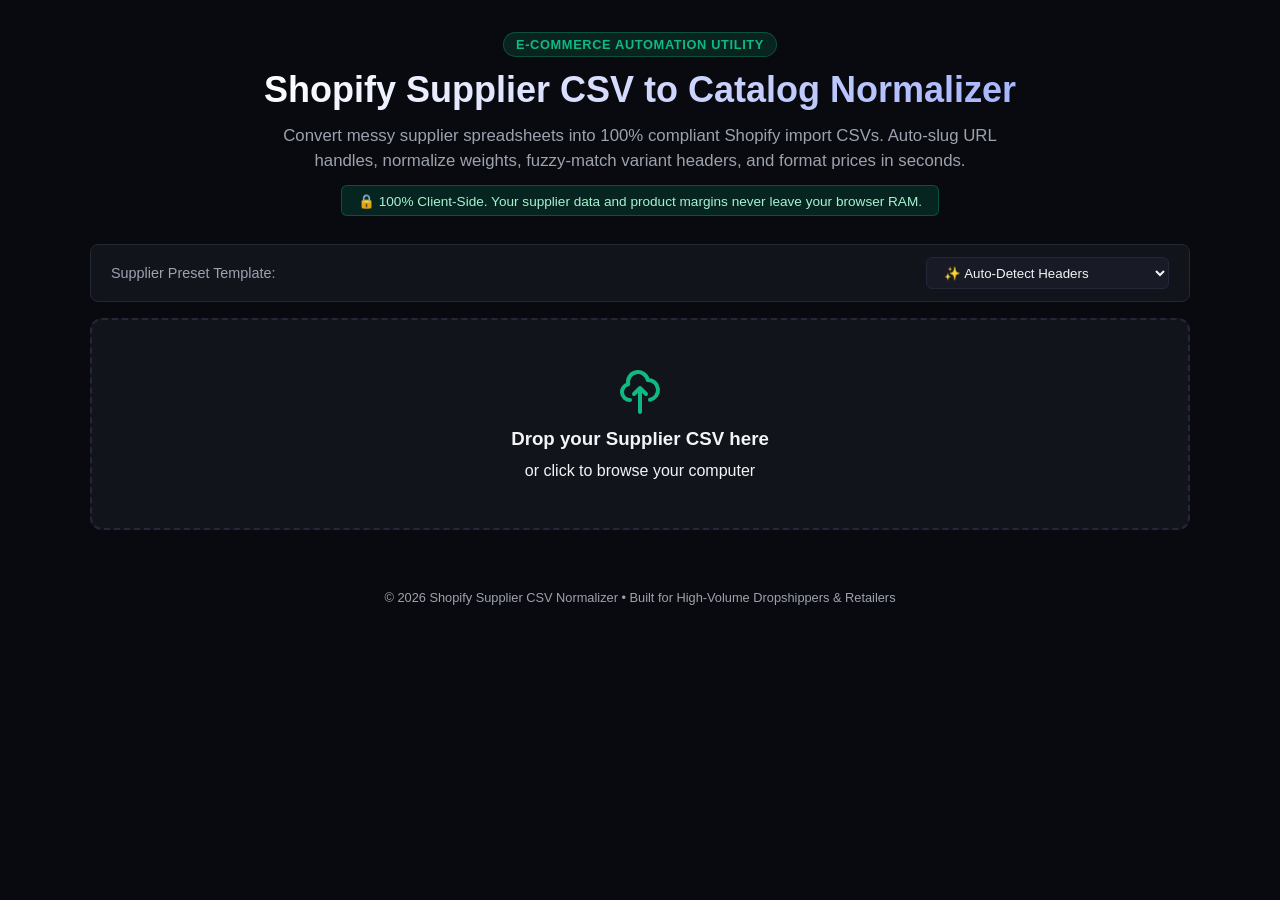
<file: 03_Active_MVP_02/frontend/index.html>
<!DOCTYPE html>
<html lang="en">
<head>
  <meta charset="UTF-8">
  <meta name="viewport" content="width=device-width, initial-scale=1.0">
  <title>Shopify Supplier CSV to Product Catalog Normalizer</title>
  <link rel="stylesheet" href="styles.css">
</head>
<body>
  <div class="container">
    <header>
      <div class="badge">E-Commerce Automation Utility</div>
      <h1>Shopify Supplier CSV to Catalog Normalizer</h1>
      <p class="subtitle">Convert messy supplier spreadsheets into 100% compliant Shopify import CSVs. Auto-slug URL handles, normalize weights, fuzzy-match variant headers, and format prices in seconds.</p>
      <div class="privacy-note">🔒 100% Client-Side. Your supplier data and product margins never leave your browser RAM.</div>
    </header>

    <main>
      <!-- Preset & Upload Controls -->
      <section class="upload-section">
        <div class="preset-bar">
          <label for="preset-select">Supplier Preset Template:</label>
          <select id="preset-select">
            <option value="auto">✨ Auto-Detect Headers</option>
            <option value="faire">Faire Wholesale Export</option>
            <option value="aliexpress">AliExpress / DSers Product Feed</option>
            <option value="doba">Doba Drop Ship Inventory</option>
          </select>
        </div>

        <div id="drop-zone" class="drop-zone">
          <svg class="upload-icon" fill="none" stroke="currentColor" viewBox="0 0 24 24">
            <path stroke-linecap="round" stroke-linejoin="round" stroke-width="2" d="M7 16a4 4 0 01-.88-7.903A5 5 0 1115.9 6L16 6a5 5 0 011 9.9M15 13l-3-3m0 0l-3 3m3-3v12"></path>
          </svg>
          <h3>Drop your Supplier CSV here</h3>
          <p>or click to browse your computer</p>
          <input type="file" id="file-input" accept=".csv,.tsv,.txt" hidden>
        </div>
      </section>

      <!-- Mapping Panel (Revealed after upload) -->
      <section id="mapping-panel" class="mapping-panel hidden">
        <div class="mapping-header">
          <h3>Confirm Column Mappings</h3>
          <span style="font-size:0.85rem; color:var(--text-muted);">Adjust fuzzy matches if needed</span>
        </div>
        <div id="mapping-grid" class="mapping-grid"></div>
        <div style="margin-top: 1rem; display: flex; gap: 1rem; align-items: center;">
          <button id="btn-apply-mapping" class="btn btn-primary">⚡ Generate Shopify Catalog</button>
        </div>
      </section>

      <!-- Stats Panel -->
      <section id="results-controls" class="results-controls hidden">
        <div class="stats-row">
          <div class="stat-card">
            <div class="stat-label">Products Found</div>
            <div id="stat-total-products" class="stat-value">0</div>
          </div>
          <div class="stat-card">
            <div class="stat-label">Shopify Headers Mapped</div>
            <div id="stat-mapped-cols" class="stat-value">0 / 24</div>
          </div>
          <div class="stat-card">
            <div class="stat-label">Weights Normalized</div>
            <div id="stat-weights-normalized" class="stat-value">Grams</div>
          </div>
        </div>

        <div class="action-bar" style="margin-top: 1rem;">
          <button id="btn-export-shopify-csv" class="btn btn-primary">
            📥 Download Shopify Import CSV
          </button>
          <button id="btn-reset" class="btn btn-outline">
            🔄 Clear & New File
          </button>
        </div>
      </section>

      <!-- Preview Table -->
      <section id="preview-section" class="preview-section hidden">
        <div class="table-header">
          <h2>Shopify Catalog Preview (First 25 SKUs)</h2>
        </div>
        <div class="table-container">
          <table id="preview-table">
            <thead>
              <tr id="table-head-row"></tr>
            </thead>
            <tbody id="table-body"></tbody>
          </table>
        </div>
      </section>
    </main>

    <!-- License Modal -->
    <div id="license-modal" class="modal hidden">
      <div class="modal-card">
        <h3>🚀 Unlock Unlimited Catalog Normalization</h3>
        <p>This supplier sheet contains <strong id="modal-row-count">0</strong> products. The free trial converts the first 25 rows.</p>
        <p>Unlock the Pro License for <strong>$19 one-time</strong> to convert unlimited products, save custom presets, and export massive feeds forever.</p>
        <div class="license-input-group" style="display:flex; gap:0.5rem; justify-content:center;">
          <input type="text" id="license-key-input" placeholder="Enter Gumroad license key" style="padding:0.5rem; border-radius:6px; border:1px solid var(--border); background:var(--bg-card); color:#fff;">
          <button id="btn-activate-license" class="btn btn-primary">Activate</button>
        </div>
        <div class="modal-footer" style="margin-top:1rem; display:flex; justify-content:space-between; align-items:center;">
          <a href="https://gumroad.com" target="_blank" style="color:var(--accent-emerald); font-size:0.9rem;">Get a License Key ($19) →</a>
          <button id="btn-close-modal" class="btn-outline" style="padding:0.4rem 0.8rem;">Continue Preview</button>
        </div>
      </div>
    </div>

    <footer>
      <p>© 2026 Shopify Supplier CSV Normalizer • Built for High-Volume Dropshippers & Retailers</p>
    </footer>
  </div>

  <script src="app.js"></script>
</body>
</html>
</file>
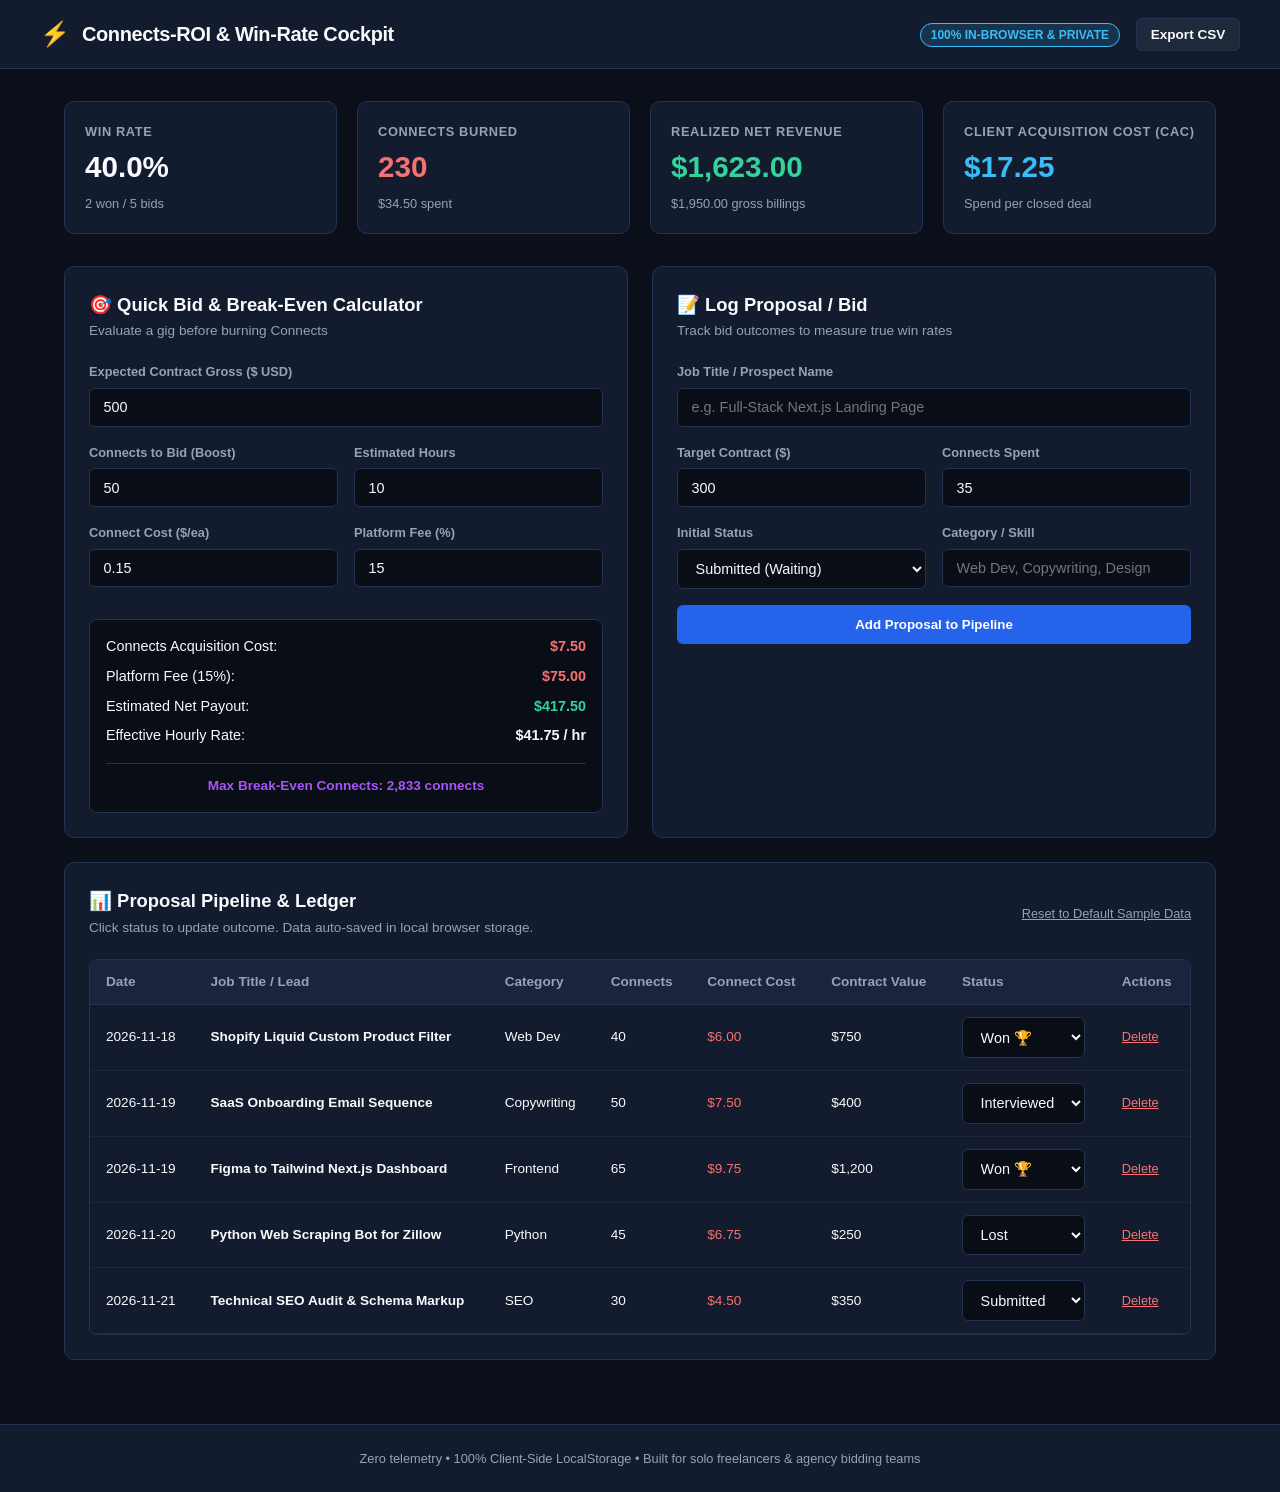
<file: 03_Active_MVP_05/frontend/index.html>
<!DOCTYPE html>
<html lang="en">
<head>
  <meta charset="UTF-8">
  <meta name="viewport" content="width=device-width, initial-scale=1.0">
  <title>Freelancer Connects-ROI & Proposal Win-Rate Cockpit</title>
  <link rel="stylesheet" href="styles.css">
</head>
<body>
  <header class="app-header">
    <div class="header-container">
      <div class="logo">
        <span class="icon">⚡</span>
        <h1>Connects-ROI & Win-Rate Cockpit</h1>
      </div>
      <div class="header-meta">
        <span class="badge live-badge">100% In-Browser & Private</span>
        <button id="btn-export-csv" class="btn-secondary">Export CSV</button>
      </div>
    </div>
  </header>

  <main class="main-container">
    <!-- TOP STATS BAR -->
    <section class="stats-grid">
      <div class="stat-card">
        <div class="stat-title">Win Rate</div>
        <div class="stat-value" id="kpi-win-rate">0.0%</div>
        <div class="stat-sub" id="kpi-win-ratio">0 won / 0 bids</div>
      </div>
      <div class="stat-card">
        <div class="stat-title">Connects Burned</div>
        <div class="stat-value text-red" id="kpi-connects-count">0</div>
        <div class="stat-sub" id="kpi-connects-spend">$0.00 spent</div>
      </div>
      <div class="stat-card">
        <div class="stat-title">Realized Net Revenue</div>
        <div class="stat-value text-green" id="kpi-net-revenue">$0.00</div>
        <div class="stat-sub" id="kpi-gross-revenue">$0.00 gross billings</div>
      </div>
      <div class="stat-card">
        <div class="stat-title">Client Acquisition Cost (CAC)</div>
        <div class="stat-value text-blue" id="kpi-cac">$0.00</div>
        <div class="stat-sub">Spend per closed deal</div>
      </div>
    </section>

    <!-- TWO COLUMN WORKSPACE -->
    <div class="workspace-grid">
      <!-- LEFT: QUICK BID EVALUATOR -->
      <section class="panel card">
        <div class="panel-header">
          <h2>🎯 Quick Bid & Break-Even Calculator</h2>
          <span class="subtitle">Evaluate a gig before burning Connects</span>
        </div>
        
        <div class="form-group">
          <label for="eval-contract-value">Expected Contract Gross ($ USD)</label>
          <input type="number" id="eval-contract-value" value="500" min="5" step="10">
        </div>

        <div class="form-row">
          <div class="form-group">
            <label for="eval-connects">Connects to Bid (Boost)</label>
            <input type="number" id="eval-connects" value="50" min="0" step="5">
          </div>
          <div class="form-group">
            <label for="eval-hours">Estimated Hours</label>
            <input type="number" id="eval-hours" value="10" min="1" step="1">
          </div>
        </div>

        <div class="form-row">
          <div class="form-group">
            <label for="eval-connect-price">Connect Cost ($/ea)</label>
            <input type="number" id="eval-connect-price" value="0.15" step="0.01">
          </div>
          <div class="form-group">
            <label for="eval-fee-pct">Platform Fee (%)</label>
            <input type="number" id="eval-fee-pct" value="15" step="1">
          </div>
        </div>

        <div class="eval-results">
          <div class="result-row">
            <span>Connects Acquisition Cost:</span>
            <strong id="eval-res-connect-cost" class="text-red">$7.50</strong>
          </div>
          <div class="result-row">
            <span>Platform Fee (15%):</span>
            <strong id="eval-res-platform-fee" class="text-red">$75.00</strong>
          </div>
          <div class="result-row">
            <span>Estimated Net Payout:</span>
            <strong id="eval-res-net-payout" class="text-green">$417.50</strong>
          </div>
          <div class="result-row">
            <span>Effective Hourly Rate:</span>
            <strong id="eval-res-hourly">$41.75 / hr</strong>
          </div>
          <div class="breakeven-banner">
            Max Break-Even Connects: <span id="eval-res-breakeven">2833</span> connects
          </div>
        </div>
      </section>

      <!-- RIGHT: LOG A NEW PROPOSAL -->
      <section class="panel card">
        <div class="panel-header">
          <h2>📝 Log Proposal / Bid</h2>
          <span class="subtitle">Track bid outcomes to measure true win rates</span>
        </div>

        <form id="form-log-proposal">
          <div class="form-group">
            <label for="prop-title">Job Title / Prospect Name</label>
            <input type="text" id="prop-title" placeholder="e.g. Full-Stack Next.js Landing Page" required>
          </div>

          <div class="form-row">
            <div class="form-group">
              <label for="prop-value">Target Contract ($)</label>
              <input type="number" id="prop-value" value="300" min="0" step="10">
            </div>
            <div class="form-group">
              <label for="prop-connects">Connects Spent</label>
              <input type="number" id="prop-connects" value="35" min="0" step="1">
            </div>
          </div>

          <div class="form-row">
            <div class="form-group">
              <label for="prop-status">Initial Status</label>
              <select id="prop-status">
                <option value="Submitted">Submitted (Waiting)</option>
                <option value="Viewed">Viewed by Client</option>
                <option value="Interviewed">Interviewed</option>
                <option value="Won">Won / Hired 🏆</option>
                <option value="Lost">Lost / Archived</option>
              </select>
            </div>
            <div class="form-group">
              <label for="prop-category">Category / Skill</label>
              <input type="text" id="prop-category" placeholder="Web Dev, Copywriting, Design">
            </div>
          </div>

          <button type="submit" class="btn-primary full-width">Add Proposal to Pipeline</button>
        </form>
      </section>
    </div>

    <!-- PROPOSAL PIPELINE TABLE -->
    <section class="panel card full-width margin-top">
      <div class="panel-header flex-between">
        <div>
          <h2>📊 Proposal Pipeline & Ledger</h2>
          <span class="subtitle">Click status to update outcome. Data auto-saved in local browser storage.</span>
        </div>
        <button id="btn-clear-sample" class="btn-link">Reset to Default Sample Data</button>
      </div>

      <div class="table-container">
        <table id="proposals-table">
          <thead>
            <tr>
              <th>Date</th>
              <th>Job Title / Lead</th>
              <th>Category</th>
              <th>Connects</th>
              <th>Connect Cost</th>
              <th>Contract Value</th>
              <th>Status</th>
              <th>Actions</th>
            </tr>
          </thead>
          <tbody id="proposals-tbody">
            <!-- Populated dynamically via app.js -->
          </tbody>
        </table>
      </div>
    </section>
  </main>

  <footer class="app-footer">
    <p>Zero telemetry • 100% Client-Side LocalStorage • Built for solo freelancers & agency bidding teams</p>
  </footer>

  <script src="app.js"></script>
</body>
</html>
</file>
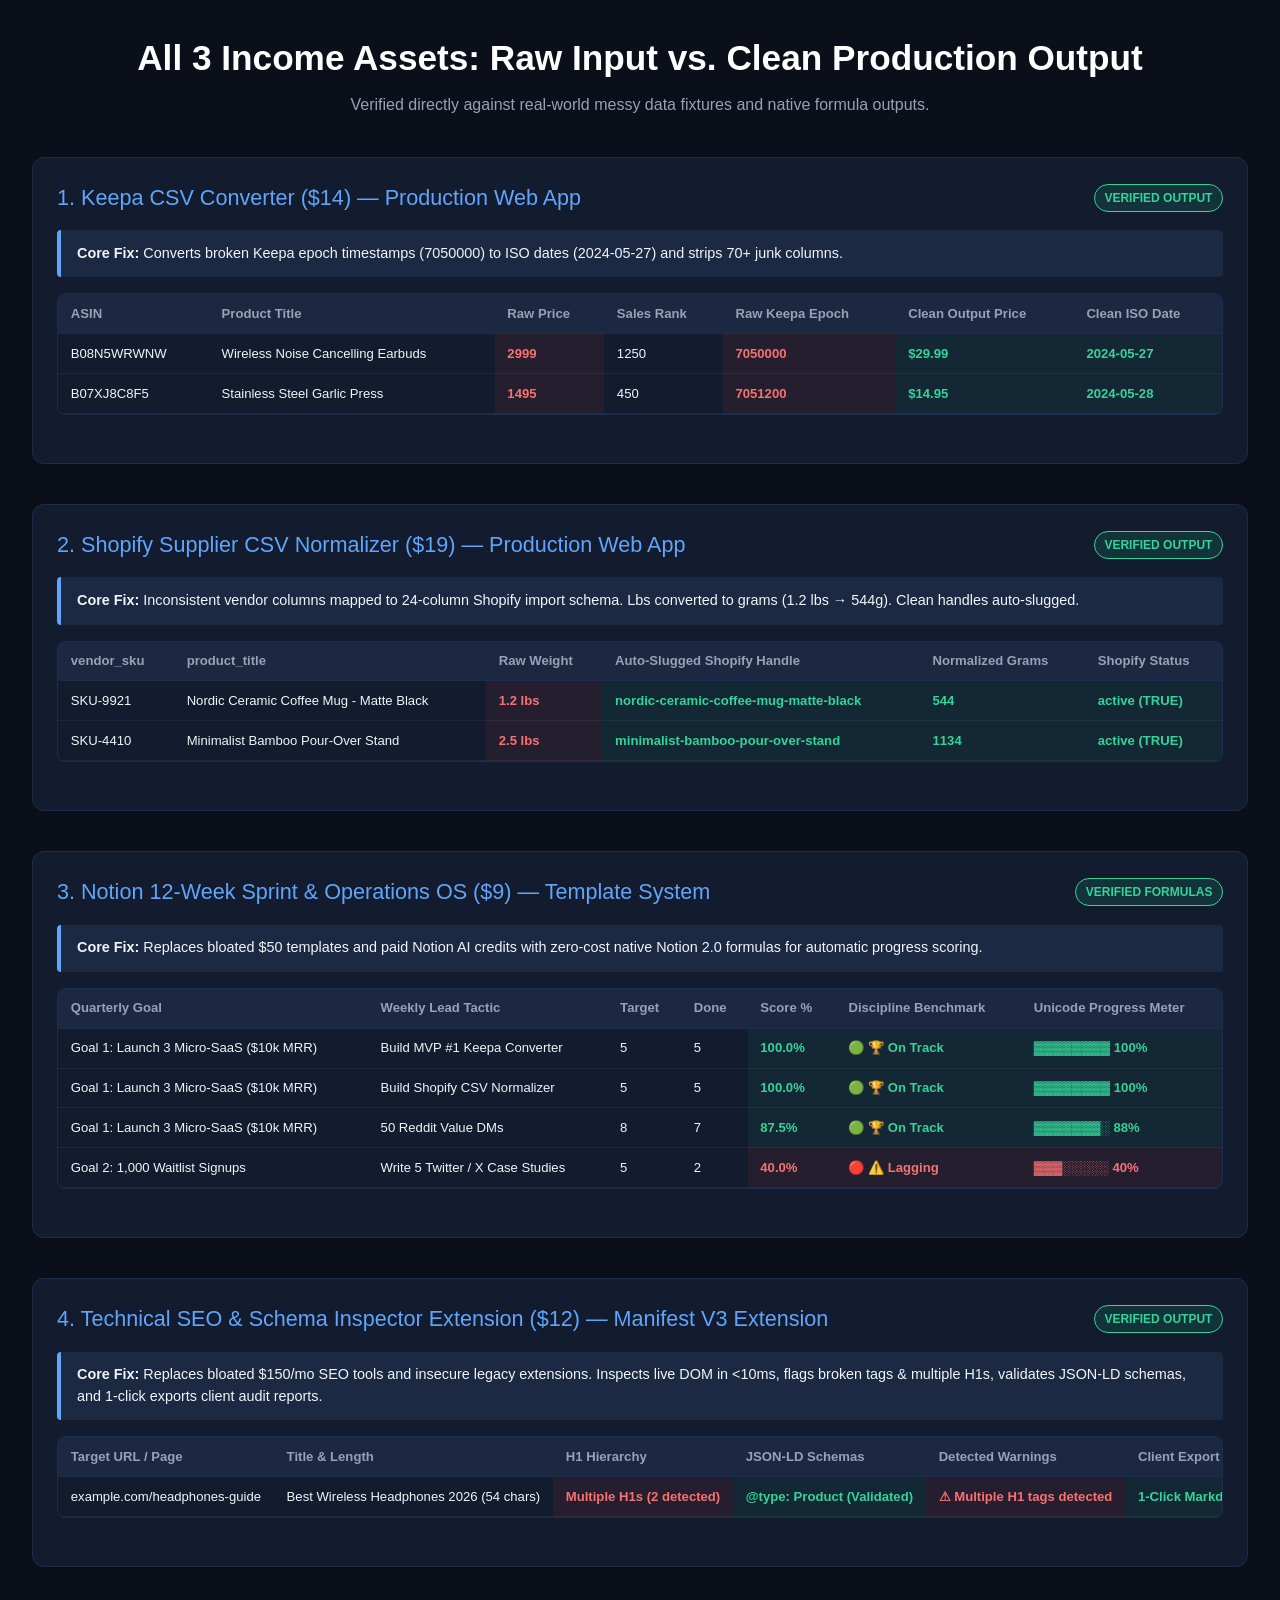
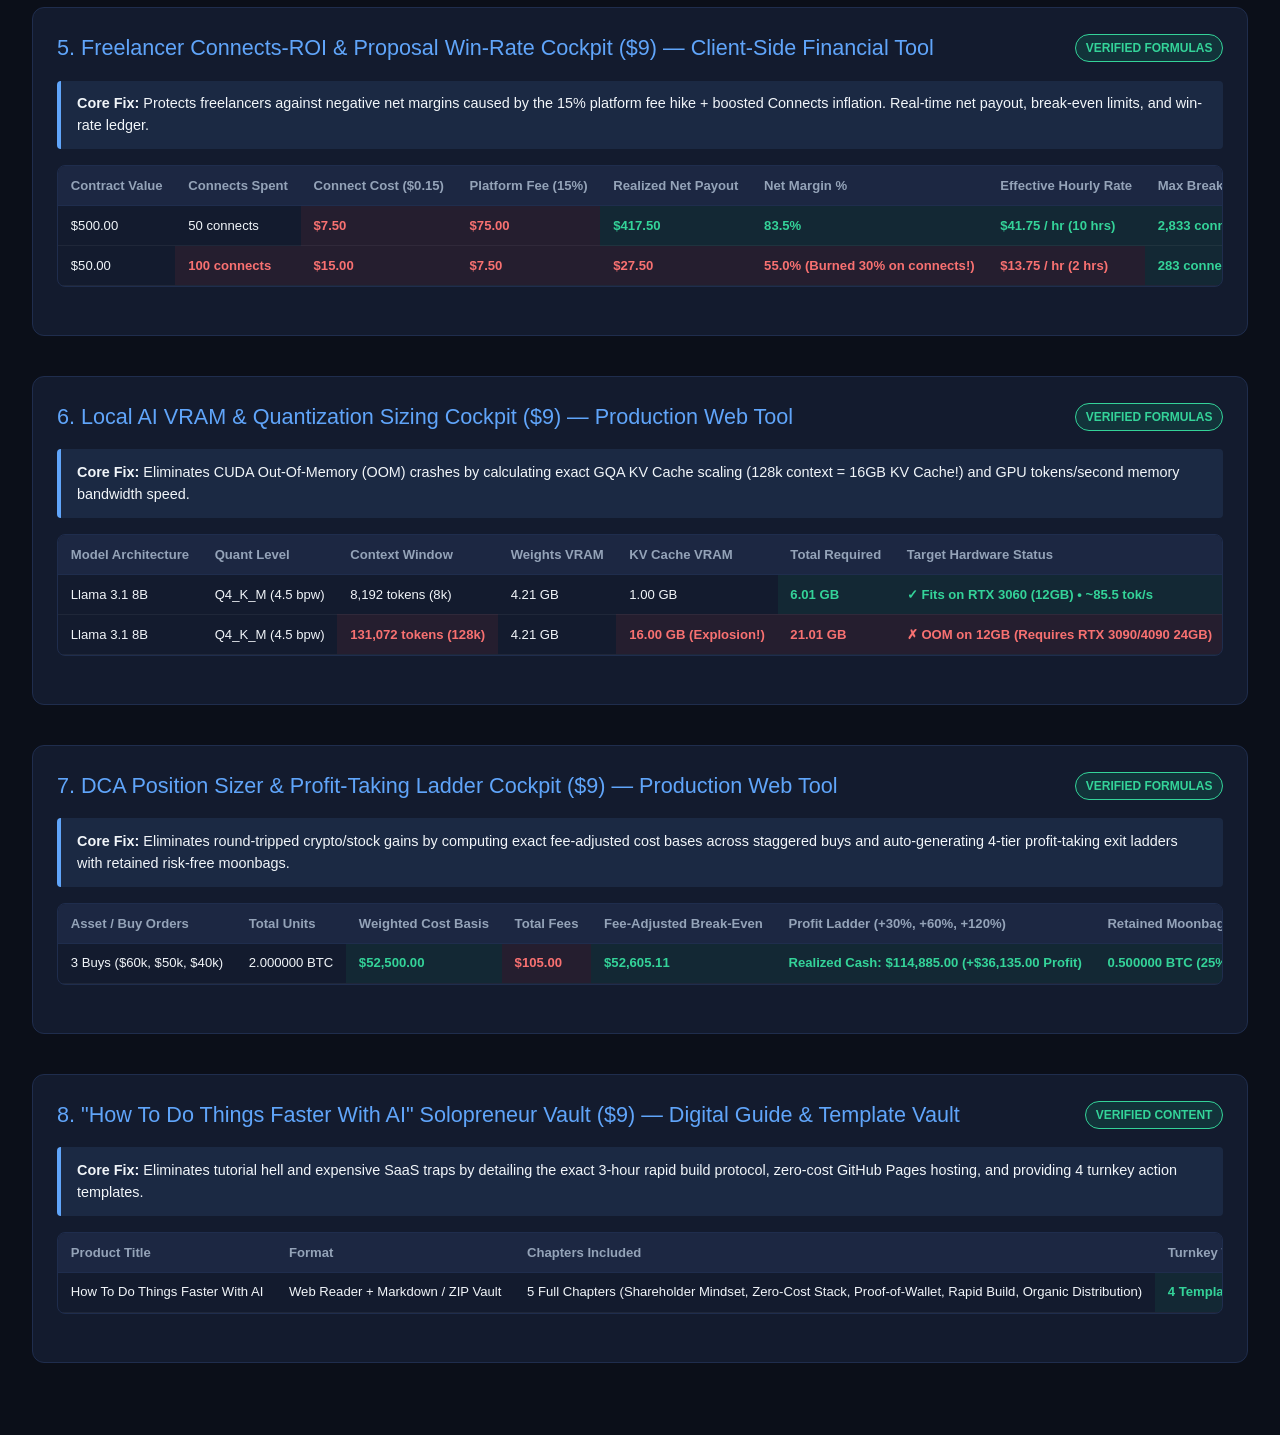
<file: 00_Brain/proofs/comparison_viewer.html>
<!DOCTYPE html>
<html lang="en">
<head>
  <meta charset="UTF-8">
  <title>Data Integrity Audit: 3 Live Digital Income Assets</title>
  <style>
    :root {
      --bg: #0b0f19;
      --card-bg: #131b2e;
      --border: #1f2d4d;
      --text: #f1f5f9;
      --muted: #94a3b8;
      --red: #f87171;
      --red-bg: rgba(239, 68, 68, 0.15);
      --green: #34d399;
      --green-bg: rgba(16, 185, 129, 0.15);
      --accent: #60a5fa;
      --purple: #a855f7;
    }
    * { box-sizing: border-box; margin: 0; padding: 0; font-family: -apple-system, BlinkMacSystemFont, "Segoe UI", Roboto, sans-serif; }
    body { background: var(--bg); color: var(--text); padding: 2rem; line-height: 1.5; }
    .header { text-align: center; margin-bottom: 2.5rem; }
    h1 { font-size: 2.2rem; color: #fff; margin-bottom: 0.5rem; }
    p.sub { color: var(--muted); font-size: 1rem; }
    .section-card { background: var(--card-bg); border: 1px solid var(--border); border-radius: 12px; padding: 1.5rem; margin-bottom: 2.5rem; }
    .section-title { font-size: 1.35rem; color: var(--accent); margin-bottom: 1rem; display: flex; align-items: center; justify-content: space-between; }
    .badge { font-size: 0.75rem; text-transform: uppercase; padding: 0.25rem 0.6rem; border-radius: 9999px; font-weight: 700; }
    .badge-messed { background: var(--red-bg); color: var(--red); border: 1px solid var(--red); }
    .badge-clean { background: var(--green-bg); color: var(--green); border: 1px solid var(--green); }
    .table-container { overflow-x: auto; margin-top: 0.75rem; border: 1px solid var(--border); border-radius: 8px; margin-bottom: 1.5rem; }
    table { width: 100%; border-collapse: collapse; font-size: 0.82rem; text-align: left; }
    th { background: #1c2742; padding: 0.6rem 0.8rem; color: var(--muted); font-weight: 600; white-space: nowrap; border-bottom: 1px solid var(--border); }
    td { padding: 0.6rem 0.8rem; border-bottom: 1px solid rgba(255,255,255,0.05); white-space: nowrap; }
    .highlight-messed { color: var(--red); font-weight: 700; background: rgba(239, 68, 68, 0.08); }
    .highlight-clean { color: var(--green); font-weight: 700; background: rgba(16, 185, 129, 0.08); }
    .diff-callout { background: rgba(96, 165, 250, 0.1); border-left: 4px solid var(--accent); padding: 0.8rem 1rem; border-radius: 4px; font-size: 0.9rem; margin-bottom: 1rem; }
  </style>
</head>
<body>
  <div class="header">
    <h1>All 3 Income Assets: Raw Input vs. Clean Production Output</h1>
    <p class="sub">Verified directly against real-world messy data fixtures and native formula outputs.</p>
  </div>

  <!-- ASSET 1: KEEPA CONVERTER -->
  <div class="section-card">
    <div class="section-title">
      <span>1. Keepa CSV Converter ($14) — Production Web App</span>
      <span class="badge badge-clean">Verified Output</span>
    </div>
    <div class="diff-callout">
      <strong>Core Fix:</strong> Converts broken Keepa epoch timestamps (<code>7050000</code>) to ISO dates (<code>2024-05-27</code>) and strips 70+ junk columns.
    </div>
    <div class="table-container">
      <table>
        <thead>
          <tr><th>ASIN</th><th>Product Title</th><th>Raw Price</th><th>Sales Rank</th><th>Raw Keepa Epoch</th><th>Clean Output Price</th><th>Clean ISO Date</th></tr>
        </thead>
        <tbody>
          <tr><td>B08N5WRWNW</td><td>Wireless Noise Cancelling Earbuds</td><td class="highlight-messed">2999</td><td>1250</td><td class="highlight-messed">7050000</td><td class="highlight-clean">$29.99</td><td class="highlight-clean">2024-05-27</td></tr>
          <tr><td>B07XJ8C8F5</td><td>Stainless Steel Garlic Press</td><td class="highlight-messed">1495</td><td>450</td><td class="highlight-messed">7051200</td><td class="highlight-clean">$14.95</td><td class="highlight-clean">2024-05-28</td></tr>
        </tbody>
      </table>
    </div>
  </div>

  <!-- ASSET 2: SHOPIFY NORMALIZER -->
  <div class="section-card">
    <div class="section-title">
      <span>2. Shopify Supplier CSV Normalizer ($19) — Production Web App</span>
      <span class="badge badge-clean">Verified Output</span>
    </div>
    <div class="diff-callout">
      <strong>Core Fix:</strong> Inconsistent vendor columns mapped to 24-column Shopify import schema. Lbs converted to grams (<code>1.2 lbs → 544g</code>). Clean handles auto-slugged.
    </div>
    <div class="table-container">
      <table>
        <thead>
          <tr><th>vendor_sku</th><th>product_title</th><th>Raw Weight</th><th>Auto-Slugged Shopify Handle</th><th>Normalized Grams</th><th>Shopify Status</th></tr>
        </thead>
        <tbody>
          <tr><td>SKU-9921</td><td>Nordic Ceramic Coffee Mug - Matte Black</td><td class="highlight-messed">1.2 lbs</td><td class="highlight-clean">nordic-ceramic-coffee-mug-matte-black</td><td class="highlight-clean">544</td><td class="highlight-clean">active (TRUE)</td></tr>
          <tr><td>SKU-4410</td><td>Minimalist Bamboo Pour-Over Stand</td><td class="highlight-messed">2.5 lbs</td><td class="highlight-clean">minimalist-bamboo-pour-over-stand</td><td class="highlight-clean">1134</td><td class="highlight-clean">active (TRUE)</td></tr>
        </tbody>
      </table>
    </div>
  </div>

  <!-- ASSET 3: NOTION SPRINT OS -->
  <div class="section-card">
    <div class="section-title">
      <span>3. Notion 12-Week Sprint & Operations OS ($9) — Template System</span>
      <span class="badge badge-clean">Verified Formulas</span>
    </div>
    <div class="diff-callout">
      <strong>Core Fix:</strong> Replaces bloated $50 templates and paid Notion AI credits with zero-cost native Notion 2.0 formulas for automatic progress scoring.
    </div>
    <div class="table-container">
      <table>
        <thead>
          <tr><th>Quarterly Goal</th><th>Weekly Lead Tactic</th><th>Target</th><th>Done</th><th>Score %</th><th>Discipline Benchmark</th><th>Unicode Progress Meter</th></tr>
        </thead>
        <tbody>
          <tr><td>Goal 1: Launch 3 Micro-SaaS ($10k MRR)</td><td>Build MVP #1 Keepa Converter</td><td>5</td><td>5</td><td class="highlight-clean">100.0%</td><td class="highlight-clean">🟢 🏆 On Track</td><td class="highlight-clean">▓▓▓▓▓▓▓▓ 100%</td></tr>
          <tr><td>Goal 1: Launch 3 Micro-SaaS ($10k MRR)</td><td>Build Shopify CSV Normalizer</td><td>5</td><td>5</td><td class="highlight-clean">100.0%</td><td class="highlight-clean">🟢 🏆 On Track</td><td class="highlight-clean">▓▓▓▓▓▓▓▓ 100%</td></tr>
          <tr><td>Goal 1: Launch 3 Micro-SaaS ($10k MRR)</td><td>50 Reddit Value DMs</td><td>8</td><td>7</td><td class="highlight-clean">87.5%</td><td class="highlight-clean">🟢 🏆 On Track</td><td class="highlight-clean">▓▓▓▓▓▓▓░ 88%</td></tr>
          <tr><td>Goal 2: 1,000 Waitlist Signups</td><td>Write 5 Twitter / X Case Studies</td><td>5</td><td>2</td><td class="highlight-messed">40.0%</td><td class="highlight-messed">🔴 ⚠️ Lagging</td><td class="highlight-messed">▓▓▓░░░░░ 40%</td></tr>
        </tbody>
      </table>
    </div>
  </div>

  <!-- ASSET 4: TECHNICAL SEO & SCHEMA EXTENSION -->
  <div class="section-card">
    <div class="section-title">
      <span>4. Technical SEO & Schema Inspector Extension ($12) — Manifest V3 Extension</span>
      <span class="badge badge-clean">Verified Output</span>
    </div>
    <div class="diff-callout">
      <strong>Core Fix:</strong> Replaces bloated $150/mo SEO tools and insecure legacy extensions. Inspects live DOM in <10ms, flags broken tags & multiple H1s, validates JSON-LD schemas, and 1-click exports client audit reports.
    </div>
    <div class="table-container">
      <table>
        <thead>
          <tr><th>Target URL / Page</th><th>Title & Length</th><th>H1 Hierarchy</th><th>JSON-LD Schemas</th><th>Detected Warnings</th><th>Client Export</th></tr>
        </thead>
        <tbody>
          <tr>
            <td>example.com/headphones-guide</td>
            <td>Best Wireless Headphones 2026 (54 chars)</td>
            <td class="highlight-messed">Multiple H1s (2 detected)</td>
            <td class="highlight-clean">@type: Product (Validated)</td>
            <td class="highlight-messed">⚠ Multiple H1 tags detected</td>
            <td class="highlight-clean">1-Click Markdown & CSV Ready</td>
          </tr>
        </tbody>
      </table>
    </div>
  </div>
  <!-- ASSET 5: CONNECTS ROI COCKPIT -->
  <div class="section-card">
    <div class="section-title">
      <span>5. Freelancer Connects-ROI & Proposal Win-Rate Cockpit ($9) — Client-Side Financial Tool</span>
      <span class="badge badge-clean">Verified Formulas</span>
    </div>
    <div class="diff-callout">
      <strong>Core Fix:</strong> Protects freelancers against negative net margins caused by the 15% platform fee hike + boosted Connects inflation. Real-time net payout, break-even limits, and win-rate ledger.
    </div>
    <div class="table-container">
      <table>
        <thead>
          <tr><th>Contract Value</th><th>Connects Spent</th><th>Connect Cost ($0.15)</th><th>Platform Fee (15%)</th><th>Realized Net Payout</th><th>Net Margin %</th><th>Effective Hourly Rate</th><th>Max Break-Even Connects</th></tr>
        </thead>
        <tbody>
          <tr>
            <td>$500.00</td>
            <td>50 connects</td>
            <td class="highlight-messed">$7.50</td>
            <td class="highlight-messed">$75.00</td>
            <td class="highlight-clean">$417.50</td>
            <td class="highlight-clean">83.5%</td>
            <td class="highlight-clean">$41.75 / hr (10 hrs)</td>
            <td class="highlight-clean">2,833 connects</td>
          </tr>
          <tr>
            <td>$50.00</td>
            <td class="highlight-messed">100 connects</td>
            <td class="highlight-messed">$15.00</td>
            <td class="highlight-messed">$7.50</td>
            <td class="highlight-messed">$27.50</td>
            <td class="highlight-messed">55.0% (Burned 30% on connects!)</td>
            <td class="highlight-messed">$13.75 / hr (2 hrs)</td>
            <td class="highlight-clean">283 connects</td>
          </tr>
        </tbody>
      </table>
    </div>
  </div>
  <!-- ASSET 6: VRAM CALCULATOR -->
  <div class="section-card">
    <div class="section-title">
      <span>6. Local AI VRAM & Quantization Sizing Cockpit ($9) — Production Web Tool</span>
      <span class="badge badge-clean">Verified Formulas</span>
    </div>
    <div class="diff-callout">
      <strong>Core Fix:</strong> Eliminates CUDA Out-Of-Memory (OOM) crashes by calculating exact GQA KV Cache scaling (128k context = 16GB KV Cache!) and GPU tokens/second memory bandwidth speed.
    </div>
    <div class="table-container">
      <table>
        <thead>
          <tr><th>Model Architecture</th><th>Quant Level</th><th>Context Window</th><th>Weights VRAM</th><th>KV Cache VRAM</th><th>Total Required</th><th>Target Hardware Status</th></tr>
        </thead>
        <tbody>
          <tr>
            <td>Llama 3.1 8B</td>
            <td>Q4_K_M (4.5 bpw)</td>
            <td>8,192 tokens (8k)</td>
            <td>4.21 GB</td>
            <td>1.00 GB</td>
            <td class="highlight-clean">6.01 GB</td>
            <td class="highlight-clean">✓ Fits on RTX 3060 (12GB) • ~85.5 tok/s</td>
          </tr>
          <tr>
            <td>Llama 3.1 8B</td>
            <td>Q4_K_M (4.5 bpw)</td>
            <td class="highlight-messed">131,072 tokens (128k)</td>
            <td>4.21 GB</td>
            <td class="highlight-messed">16.00 GB (Explosion!)</td>
            <td class="highlight-messed">21.01 GB</td>
            <td class="highlight-messed">✗ OOM on 12GB (Requires RTX 3090/4090 24GB)</td>
          </tr>
        </tbody>
      </table>
    </div>
  </div>
  <!-- ASSET 7: DCA & PROFIT LADDER COCKPIT -->
  <div class="section-card">
    <div class="section-title">
      <span>7. DCA Position Sizer & Profit-Taking Ladder Cockpit ($9) — Production Web Tool</span>
      <span class="badge badge-clean">Verified Formulas</span>
    </div>
    <div class="diff-callout">
      <strong>Core Fix:</strong> Eliminates round-tripped crypto/stock gains by computing exact fee-adjusted cost bases across staggered buys and auto-generating 4-tier profit-taking exit ladders with retained risk-free moonbags.
    </div>
    <div class="table-container">
      <table>
        <thead>
          <tr><th>Asset / Buy Orders</th><th>Total Units</th><th>Weighted Cost Basis</th><th>Total Fees</th><th>Fee-Adjusted Break-Even</th><th>Profit Ladder (+30%, +60%, +120%)</th><th>Retained Moonbag</th></tr>
        </thead>
        <tbody>
          <tr>
            <td>3 Buys ($60k, $50k, $40k)</td>
            <td>2.000000 BTC</td>
            <td class="highlight-clean">$52,500.00</td>
            <td class="highlight-messed">$105.00</td>
            <td class="highlight-clean">$52,605.11</td>
            <td class="highlight-clean">Realized Cash: $114,885.00 (+$36,135.00 Profit)</td>
            <td class="highlight-clean">0.500000 BTC (25% Free Moonbag)</td>
          </tr>
        </tbody>
      </table>
    </div>
  </div>
  <!-- ASSET 8: HOW TO DO THINGS FASTER EBOOK VAULT -->
  <div class="section-card">
    <div class="section-title">
      <span>8. "How To Do Things Faster With AI" Solopreneur Vault ($9) — Digital Guide & Template Vault</span>
      <span class="badge badge-clean">Verified Content</span>
    </div>
    <div class="diff-callout">
      <strong>Core Fix:</strong> Eliminates tutorial hell and expensive SaaS traps by detailing the exact 3-hour rapid build protocol, zero-cost GitHub Pages hosting, and providing 4 turnkey action templates.
    </div>
    <div class="table-container">
      <table>
        <thead>
          <tr><th>Product Title</th><th>Format</th><th>Chapters Included</th><th>Turnkey Templates</th><th>Word Count</th><th>Delivery URLs</th></tr>
        </thead>
        <tbody>
          <tr>
            <td>How To Do Things Faster With AI</td>
            <td>Web Reader + Markdown / ZIP Vault</td>
            <td>5 Full Chapters (Shareholder Mindset, Zero-Cost Stack, Proof-of-Wallet, Rapid Build, Organic Distribution)</td>
            <td class="highlight-clean">4 Templates (Build Spec, Reddit Pitch, Proof-of-Wallet Matrix, Proposal ROI)</td>
            <td>1,020 words (high signal, 0 fluff)</td>
            <td class="highlight-clean">Live Web Reader + Downloadable .zip Vault</td>
          </tr>
        </tbody>
      </table>
    </div>
  </div>
</body>
</html>
</file>
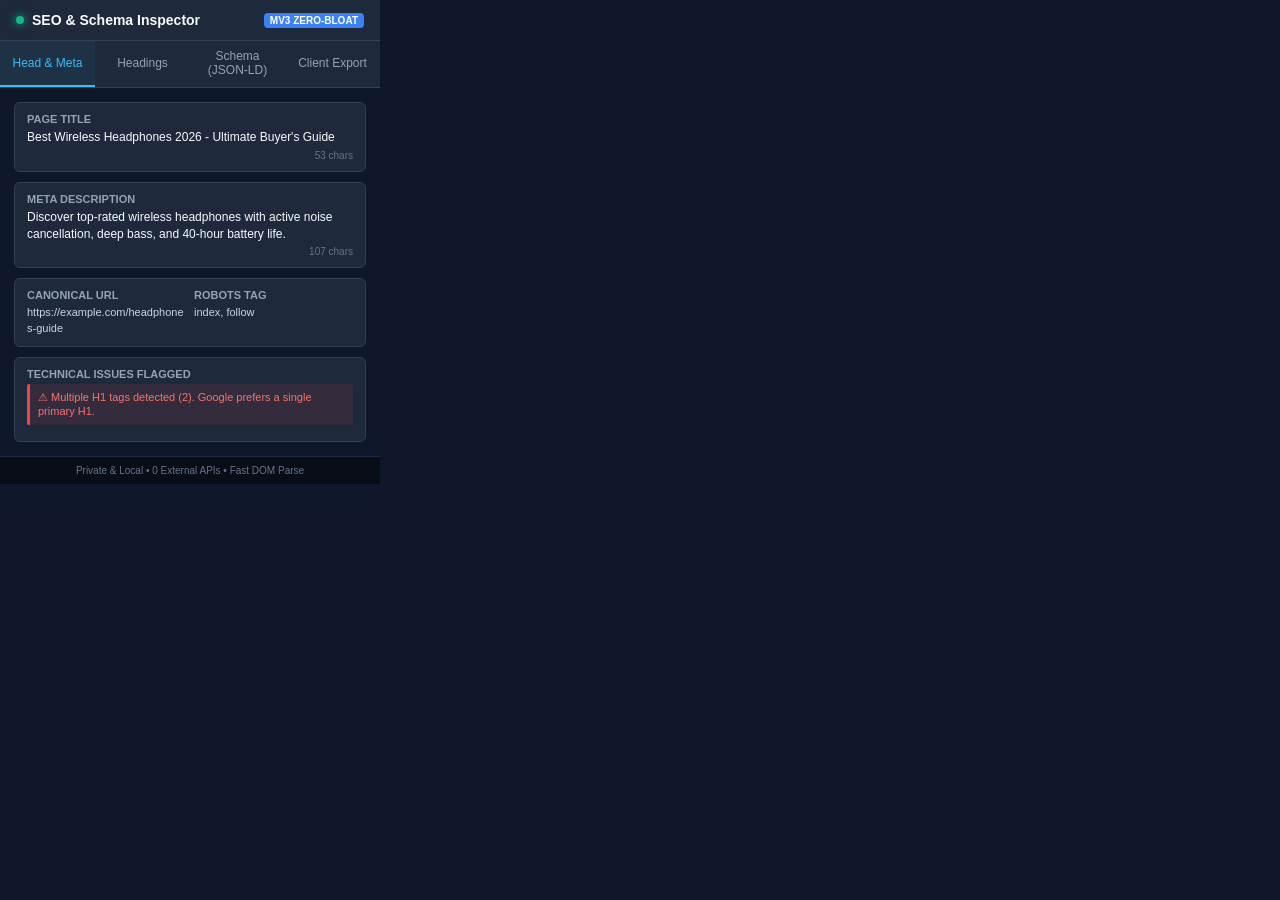
<file: 03_Active_MVP_04/extension/popup.html>
<!DOCTYPE html>
<html lang="en">
<head>
  <meta charset="UTF-8">
  <title>Technical SEO & Schema Inspector</title>
  <link rel="stylesheet" href="popup.css">
</head>
<body>
  <div class="header">
    <div class="logo">
      <div class="status-indicator"></div>
      <h2>SEO & Schema Inspector</h2>
    </div>
    <span class="badge">MV3 Zero-Bloat</span>
  </div>

  <div class="tabs">
    <button class="tab-btn active" data-tab="meta">Head & Meta</button>
    <button class="tab-btn" data-tab="headings">Headings</button>
    <button class="tab-btn" data-tab="schema">Schema (JSON-LD)</button>
    <button class="tab-btn" data-tab="export">Client Export</button>
  </div>

  <div class="content-panel" id="tab-meta">
    <div class="card">
      <div class="field-label">Page Title</div>
      <div class="field-val" id="meta-title">Scanning...</div>
      <div class="counter" id="title-counter">0 chars</div>
    </div>
    <div class="card">
      <div class="field-label">Meta Description</div>
      <div class="field-val" id="meta-desc">Scanning...</div>
      <div class="counter" id="desc-counter">0 chars</div>
    </div>
    <div class="card grid-2">
      <div>
        <div class="field-label">Canonical URL</div>
        <div class="field-val small" id="meta-canonical">Scanning...</div>
      </div>
      <div>
        <div class="field-label">Robots Tag</div>
        <div class="field-val small" id="meta-robots">Scanning...</div>
      </div>
    </div>
    <div class="card" id="warnings-container">
      <div class="field-label">Technical Issues Flagged</div>
      <div id="warning-list" class="warning-box">None</div>
    </div>
  </div>

  <div class="content-panel" id="tab-headings" style="display:none;">
    <div class="card">
      <div class="field-label">H1 Headings (<span id="h1-count">0</span>)</div>
      <div id="h1-list" class="heading-list">Scanning...</div>
    </div>
    <div class="card">
      <div class="field-label">H2 Headings (<span id="h2-count">0</span>)</div>
      <div id="h2-list" class="heading-list">Scanning...</div>
    </div>
  </div>

  <div class="content-panel" id="tab-schema" style="display:none;">
    <div class="card">
      <div class="field-label">Detected Structured Data (<span id="schema-count">0</span>)</div>
      <div id="schema-list" class="schema-box">Scanning...</div>
    </div>
  </div>

  <div class="content-panel" id="tab-export" style="display:none;">
    <div class="card">
      <div class="field-label">Client Deliverable Audit</div>
      <p class="desc-text">Generate a clean, professional technical SEO audit report formatted for client handoffs, proposals, or Jira tickets.</p>
      <div class="btn-group">
        <button id="btn-export-md" class="btn primary">Export Markdown (.md)</button>
        <button id="btn-export-csv" class="btn secondary">Export Summary CSV</button>
      </div>
    </div>
    <div class="card pro-banner">
      <div class="pro-header">Agency Pro License ($12)</div>
      <p>Unlock custom agency branding, white-label PDF generation, and automated multi-URL batch audits.</p>
    </div>
  </div>

  <div class="footer">
    <span>Private & Local • 0 External APIs • Fast DOM Parse</span>
  </div>

  <script src="popup.js"></script>
</body>
</html>
</file>
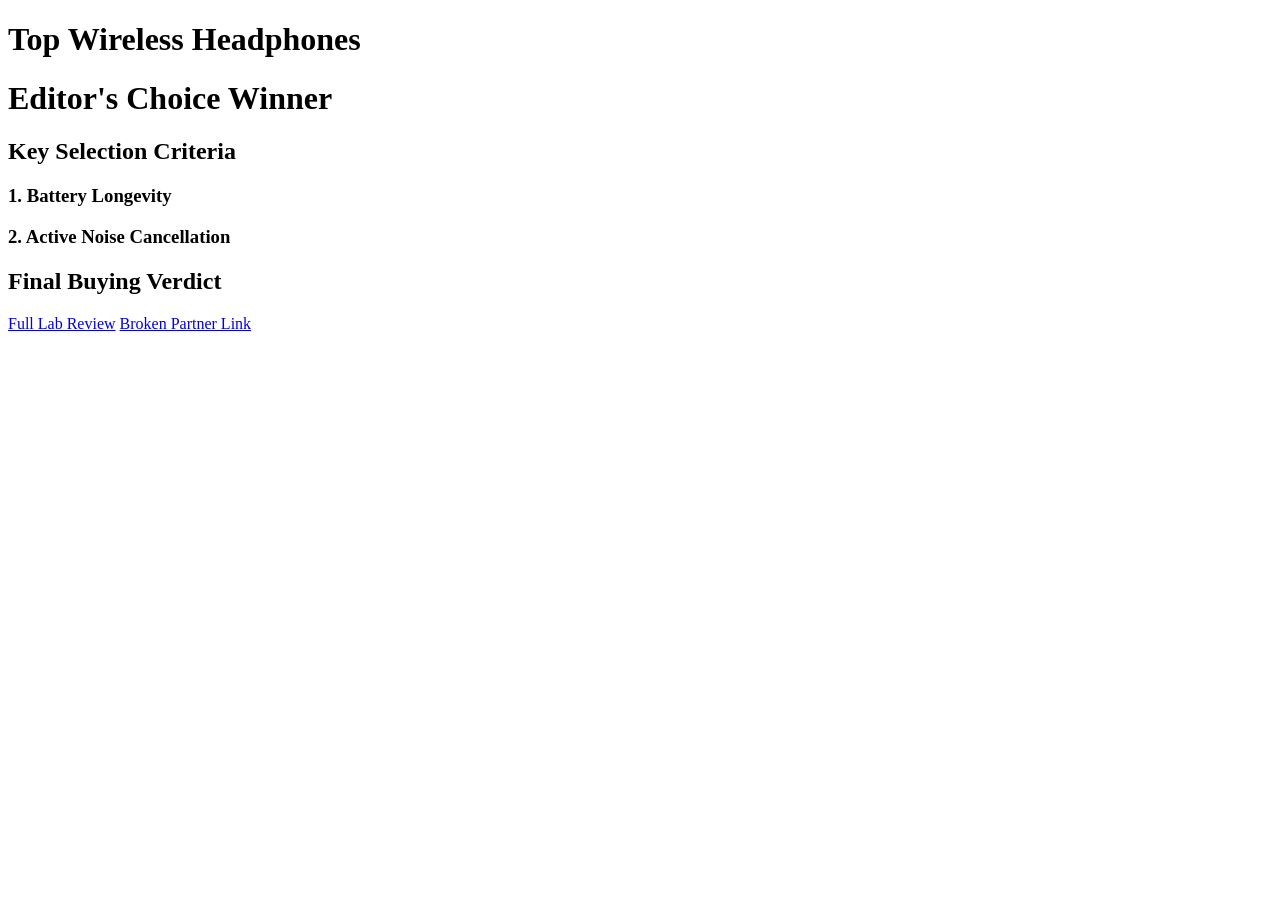
<file: 03_Active_MVP_04/verifier/test_page.html>
<!DOCTYPE html>
<html lang="en">
<head>
  <meta charset="UTF-8">
  <title>Best Wireless Headphones 2026 - Ultimate Buyer's Guide</title>
  <meta name="description" content="Discover the best wireless noise cancelling headphones of 2026. Compare battery life, ANC quality, and sound clarity in our unbiased lab review.">
  <meta name="robots" content="index, follow">
  <link rel="canonical" href="https://example.com/headphones-guide">
  
  <!-- Open Graph -->
  <meta property="og:title" content="Best Wireless Headphones 2026">
  <meta property="og:description" content="Discover top noise cancelling headphones.">
  <meta property="og:image" content="https://example.com/images/hero.jpg">
  <meta property="og:url" content="https://example.com/headphones-guide">
  
  <!-- JSON-LD Structured Data -->
  <script type="application/ld+json">
  {
    "@context": "https://schema.org",
    "@type": "Product",
    "name": "AudioMax Pro Headphones",
    "image": "https://example.com/images/audiomax.jpg",
    "description": "Premium wireless ANC headphones with 40hr battery.",
    "brand": { "@type": "Brand", "name": "AudioMax" },
    "offers": {
      "@type": "Offer",
      "price": "199.99",
      "priceCurrency": "USD",
      "availability": "https://schema.org/InStock"
    }
  }
  </script>
</head>
<body>
  <h1>Top Wireless Headphones</h1>
  <!-- Intentional duplicate H1 for audit test -->
  <h1>Editor's Choice Winner</h1>
  <h2>Key Selection Criteria</h2>
  <h3>1. Battery Longevity</h3>
  <h3>2. Active Noise Cancellation</h3>
  <h2>Final Buying Verdict</h2>
  <a href="/review-link">Full Lab Review</a>
  <a href="https://broken-partner-link.com/404">Broken Partner Link</a>
</body>
</html>
</file>
<file: 03_Active_MVP_02/frontend/styles.css>
:root {
  --bg-primary: #090a0f;
  --bg-secondary: #12141c;
  --bg-card: #181b26;
  --border: #232738;
  --border-focus: #10b981;
  --text-main: #f3f4f6;
  --text-muted: #9ca3af;
  --accent-emerald: #10b981;
  --accent-emerald-hover: #059669;
  --accent-blue: #3b82f6;
  --danger: #ef4444;
}

* {
  box-sizing: border-box;
  margin: 0;
  padding: 0;
  font-family: -apple-system, BlinkMacSystemFont, "Segoe UI", Roboto, Helvetica, Arial, sans-serif;
}

body {
  background-color: var(--bg-primary);
  color: var(--text-main);
  min-height: 100vh;
  padding: 2rem 1rem;
  display: flex;
  justify-content: center;
}

.container {
  width: 100%;
  max-width: 1100px;
  display: flex;
  flex-direction: column;
  gap: 1.75rem;
}

header {
  text-align: center;
  display: flex;
  flex-direction: column;
  align-items: center;
  gap: 0.75rem;
}

.badge {
  background: rgba(16, 185, 129, 0.15);
  color: var(--accent-emerald);
  border: 1px solid rgba(16, 185, 129, 0.3);
  font-size: 0.8rem;
  font-weight: 600;
  text-transform: uppercase;
  letter-spacing: 0.05em;
  padding: 0.25rem 0.75rem;
  border-radius: 9999px;
}

h1 {
  font-size: 2.25rem;
  font-weight: 700;
  background: linear-gradient(135deg, #ffffff 0%, #a5b4fc 100%);
  -webkit-background-clip: text;
  -webkit-text-fill-color: transparent;
}

.subtitle {
  color: var(--text-muted);
  font-size: 1.05rem;
  max-width: 750px;
  line-height: 1.5;
}

.privacy-note {
  font-size: 0.85rem;
  color: #a7f3d0;
  background: rgba(6, 78, 59, 0.4);
  border: 1px solid rgba(5, 150, 105, 0.4);
  padding: 0.4rem 1rem;
  border-radius: 6px;
}

/* Upload Drop Zone */
.upload-section {
  display: flex;
  flex-direction: column;
  gap: 1rem;
}

.preset-bar {
  display: flex;
  justify-content: space-between;
  align-items: center;
  background: var(--bg-secondary);
  border: 1px solid var(--border);
  padding: 0.75rem 1.25rem;
  border-radius: 8px;
}

.preset-bar label {
  font-size: 0.9rem;
  color: var(--text-muted);
}

.preset-bar select {
  background: var(--bg-card);
  color: var(--text-main);
  border: 1px solid var(--border);
  padding: 0.4rem 0.8rem;
  border-radius: 6px;
  outline: none;
}

.drop-zone {
  border: 2px dashed var(--border);
  background: var(--bg-secondary);
  border-radius: 12px;
  padding: 3rem 2rem;
  text-align: center;
  cursor: pointer;
  transition: all 0.2s ease-in-out;
  display: flex;
  flex-direction: column;
  align-items: center;
  gap: 0.75rem;
}

.drop-zone:hover, .drop-zone.dragover {
  border-color: var(--accent-emerald);
  background: rgba(16, 185, 129, 0.05);
}

.upload-icon {
  width: 48px;
  height: 48px;
  color: var(--accent-emerald);
}

/* Mapping Panel */
.mapping-panel {
  background: var(--bg-secondary);
  border: 1px solid var(--border);
  border-radius: 12px;
  padding: 1.5rem;
  display: flex;
  flex-direction: column;
  gap: 1.25rem;
}

.mapping-header {
  display: flex;
  justify-content: space-between;
  align-items: center;
}

.mapping-grid {
  display: grid;
  grid-template-columns: repeat(auto-fill, minmax(280px, 1fr));
  gap: 1rem;
}

.mapping-item {
  background: var(--bg-card);
  border: 1px solid var(--border);
  padding: 0.75rem 1rem;
  border-radius: 8px;
  display: flex;
  flex-direction: column;
  gap: 0.4rem;
}

.mapping-label {
  font-size: 0.8rem;
  font-weight: 600;
  color: var(--text-muted);
  text-transform: uppercase;
}

.mapping-select {
  background: var(--bg-secondary);
  color: var(--text-main);
  border: 1px solid var(--border);
  padding: 0.4rem 0.6rem;
  border-radius: 6px;
  font-size: 0.9rem;
}

/* Stats */
.stats-row {
  display: grid;
  grid-template-columns: repeat(auto-fit, minmax(200px, 1fr));
  gap: 1rem;
}

.stat-card {
  background: var(--bg-secondary);
  border: 1px solid var(--border);
  border-radius: 8px;
  padding: 1rem;
  text-align: center;
}

.stat-label {
  font-size: 0.8rem;
  color: var(--text-muted);
  text-transform: uppercase;
}

.stat-value {
  font-size: 1.5rem;
  font-weight: 700;
  color: #ffffff;
  margin-top: 0.25rem;
}

/* Actions */
.action-bar {
  display: flex;
  gap: 1rem;
  flex-wrap: wrap;
}

.btn {
  padding: 0.75rem 1.5rem;
  font-size: 0.95rem;
  font-weight: 600;
  border-radius: 8px;
  cursor: pointer;
  border: none;
  transition: all 0.2s;
  display: inline-flex;
  align-items: center;
  gap: 0.5rem;
}

.btn-primary {
  background: var(--accent-emerald);
  color: #000000;
}

.btn-primary:hover {
  background: var(--accent-emerald-hover);
}

.btn-secondary {
  background: var(--bg-card);
  color: var(--text-main);
  border: 1px solid var(--border);
}

.btn-secondary:hover {
  border-color: var(--text-muted);
}

.btn-outline {
  background: transparent;
  color: var(--text-muted);
  border: 1px solid var(--border);
}

/* Preview Table */
.preview-section {
  background: var(--bg-secondary);
  border: 1px solid var(--border);
  border-radius: 12px;
  padding: 1.5rem;
  overflow: hidden;
}

.table-container {
  overflow-x: auto;
  margin-top: 1rem;
  max-height: 400px;
}

table {
  width: 100%;
  border-collapse: collapse;
  font-size: 0.85rem;
  text-align: left;
}

th, td {
  padding: 0.75rem 1rem;
  border-bottom: 1px solid var(--border);
  white-space: nowrap;
}

th {
  background: var(--bg-card);
  color: var(--text-muted);
  position: sticky;
  top: 0;
}

/* Modal */
.modal {
  position: fixed;
  top: 0;
  left: 0;
  width: 100vw;
  height: 100vh;
  background: rgba(0, 0, 0, 0.75);
  display: flex;
  justify-content: center;
  align-items: center;
  z-index: 1000;
}

.modal-card {
  background: var(--bg-secondary);
  border: 1px solid var(--border);
  border-radius: 12px;
  padding: 2rem;
  max-width: 480px;
  width: 90%;
  display: flex;
  flex-direction: column;
  gap: 1rem;
  text-align: center;
}

.hidden {
  display: none !important;
}

footer {
  text-align: center;
  color: var(--text-muted);
  font-size: 0.8rem;
  margin-top: 2rem;
}
</file>
<file: 03_Active_MVP_05/frontend/styles.css>
:root {
  --bg-color: #0b0f19;
  --card-bg: #131b2e;
  --card-header: #1a243c;
  --border-color: #243254;
  --text-main: #f8fafc;
  --text-muted: #94a3b8;
  --accent-blue: #38bdf8;
  --accent-green: #34d399;
  --accent-red: #f87171;
  --accent-purple: #a855f7;
  --input-bg: #090d16;
}

* {
  box-sizing: border-box;
  margin: 0;
  padding: 0;
  font-family: -apple-system, BlinkMacSystemFont, "Segoe UI", Roboto, Helvetica, Arial, sans-serif;
}

body {
  background-color: var(--bg-color);
  color: var(--text-main);
  line-height: 1.5;
  min-height: 100vh;
  display: flex;
  flex-direction: column;
}

.app-header {
  background: var(--card-bg);
  border-bottom: 1px solid var(--border-color);
  padding: 1rem 2rem;
}

.header-container {
  max-width: 1200px;
  margin: 0 auto;
  display: flex;
  justify-content: space-between;
  align-items: center;
}

.logo {
  display: flex;
  align-items: center;
  gap: 0.75rem;
}

.logo .icon {
  font-size: 1.5rem;
}

.logo h1 {
  font-size: 1.25rem;
  font-weight: 700;
  letter-spacing: -0.02em;
}

.badge {
  background: rgba(56, 189, 248, 0.15);
  color: var(--accent-blue);
  border: 1px solid var(--accent-blue);
  padding: 0.25rem 0.6rem;
  border-radius: 9999px;
  font-size: 0.75rem;
  font-weight: 600;
  text-transform: uppercase;
  margin-right: 0.75rem;
}

.main-container {
  max-width: 1200px;
  margin: 2rem auto;
  padding: 0 1.5rem;
  flex: 1;
  width: 100%;
}

.stats-grid {
  display: grid;
  grid-template-columns: repeat(auto-fit, minmax(220px, 1fr));
  gap: 1.25rem;
  margin-bottom: 2rem;
}

.stat-card {
  background: var(--card-bg);
  border: 1px solid var(--border-color);
  border-radius: 10px;
  padding: 1.25rem;
  display: flex;
  flex-direction: column;
  gap: 0.25rem;
}

.stat-title {
  font-size: 0.8rem;
  text-transform: uppercase;
  color: var(--text-muted);
  font-weight: 600;
  letter-spacing: 0.05em;
}

.stat-value {
  font-size: 1.85rem;
  font-weight: 800;
}

.stat-sub {
  font-size: 0.8rem;
  color: var(--text-muted);
}

.workspace-grid {
  display: grid;
  grid-template-columns: 1fr 1fr;
  gap: 1.5rem;
}

@media (max-width: 860px) {
  .workspace-grid {
    grid-template-columns: 1fr;
  }
}

.card {
  background: var(--card-bg);
  border: 1px solid var(--border-color);
  border-radius: 10px;
  padding: 1.5rem;
}

.panel-header {
  margin-bottom: 1.25rem;
}

.panel-header h2 {
  font-size: 1.15rem;
  font-weight: 700;
}

.subtitle {
  font-size: 0.85rem;
  color: var(--text-muted);
}

.form-group {
  display: flex;
  flex-direction: column;
  gap: 0.4rem;
  margin-bottom: 1rem;
}

.form-row {
  display: grid;
  grid-template-columns: 1fr 1fr;
  gap: 1rem;
}

label {
  font-size: 0.8rem;
  color: var(--text-muted);
  font-weight: 600;
}

input, select {
  background: var(--input-bg);
  border: 1px solid var(--border-color);
  border-radius: 6px;
  color: var(--text-main);
  padding: 0.65rem 0.85rem;
  font-size: 0.9rem;
  outline: none;
  transition: border-color 0.15s ease;
}

input:focus, select:focus {
  border-color: var(--accent-blue);
}

.eval-results {
  background: var(--input-bg);
  border: 1px solid var(--border-color);
  border-radius: 8px;
  padding: 1rem;
  margin-top: 1rem;
  display: flex;
  flex-direction: column;
  gap: 0.5rem;
}

.result-row {
  display: flex;
  justify-content: space-between;
  font-size: 0.9rem;
}

.breakeven-banner {
  margin-top: 0.5rem;
  padding-top: 0.75rem;
  border-top: 1px solid var(--border-color);
  font-size: 0.85rem;
  color: var(--accent-purple);
  font-weight: 600;
  text-align: center;
}

.btn-primary {
  background: #2563eb;
  color: #fff;
  border: none;
  border-radius: 6px;
  padding: 0.75rem 1rem;
  font-weight: 600;
  cursor: pointer;
  transition: background 0.15s ease;
}

.btn-primary:hover {
  background: #1d4ed8;
}

.btn-secondary {
  background: #1e293b;
  color: #f8fafc;
  border: 1px solid var(--border-color);
  border-radius: 6px;
  padding: 0.5rem 0.85rem;
  font-weight: 600;
  font-size: 0.85rem;
  cursor: pointer;
  transition: all 0.15s ease;
}

.btn-secondary:hover {
  background: #334155;
}

.btn-link {
  background: none;
  border: none;
  color: var(--text-muted);
  font-size: 0.8rem;
  text-decoration: underline;
  cursor: pointer;
}

.btn-link:hover {
  color: var(--text-main);
}

.full-width {
  width: 100%;
}

.margin-top {
  margin-top: 1.5rem;
}

.flex-between {
  display: flex;
  justify-content: space-between;
  align-items: center;
}

.table-container {
  overflow-x: auto;
  margin-top: 1rem;
  border: 1px solid var(--border-color);
  border-radius: 8px;
}

table {
  width: 100%;
  border-collapse: collapse;
  font-size: 0.85rem;
  text-align: left;
}

th {
  background: var(--card-header);
  padding: 0.75rem 1rem;
  color: var(--text-muted);
  font-weight: 600;
  border-bottom: 1px solid var(--border-color);
}

td {
  padding: 0.75rem 1rem;
  border-bottom: 1px solid rgba(255, 255, 255, 0.05);
}

.status-badge {
  padding: 0.2rem 0.5rem;
  border-radius: 4px;
  font-size: 0.75rem;
  font-weight: 600;
}

.status-Won { background: rgba(52, 211, 153, 0.15); color: var(--accent-green); border: 1px solid var(--accent-green); }
.status-Interviewed { background: rgba(56, 189, 248, 0.15); color: var(--accent-blue); border: 1px solid var(--accent-blue); }
.status-Viewed { background: rgba(168, 85, 247, 0.15); color: var(--accent-purple); border: 1px solid var(--accent-purple); }
.status-Submitted { background: rgba(148, 163, 184, 0.15); color: var(--text-muted); border: 1px solid var(--border-color); }
.status-Lost { background: rgba(248, 113, 113, 0.15); color: var(--accent-red); border: 1px solid var(--accent-red); }

.text-red { color: var(--accent-red); }
.text-green { color: var(--accent-green); }
.text-blue { color: var(--accent-blue); }

.app-footer {
  text-align: center;
  padding: 1.5rem;
  color: var(--text-muted);
  font-size: 0.8rem;
  border-top: 1px solid var(--border-color);
  background: var(--card-bg);
  margin-top: 2rem;
}
</file>
<file: 03_Active_MVP_04/extension/popup.css>
* {
  box-sizing: border-box;
  margin: 0;
  padding: 0;
  font-family: -apple-system, BlinkMacSystemFont, "Segoe UI", Roboto, Helvetica, Arial, sans-serif;
}

body {
  width: 380px;
  min-height: 480px;
  background-color: #0f172a;
  color: #f1f5f9;
  font-size: 13px;
  display: flex;
  flex-direction: column;
}

.header {
  padding: 12px 16px;
  background: #1e293b;
  display: flex;
  justify-content: space-between;
  align-items: center;
  border-bottom: 1px solid #334155;
}

.logo {
  display: flex;
  align-items: center;
  gap: 8px;
}

.status-indicator {
  width: 8px;
  height: 8px;
  border-radius: 50%;
  background: #10b981;
  box-shadow: 0 0 8px #10b981;
}

h2 {
  font-size: 14px;
  font-weight: 600;
  color: #f8fafc;
}

.badge {
  background: #3b82f6;
  color: #fff;
  font-size: 10px;
  font-weight: 600;
  padding: 2px 6px;
  border-radius: 4px;
  text-transform: uppercase;
}

.tabs {
  display: flex;
  background: #1e293b;
  border-bottom: 1px solid #334155;
}

.tab-btn {
  flex: 1;
  padding: 8px 4px;
  background: transparent;
  border: none;
  border-bottom: 2px solid transparent;
  color: #94a3b8;
  font-size: 12px;
  font-weight: 500;
  cursor: pointer;
  transition: all 0.2s ease;
}

.tab-btn:hover {
  color: #f8fafc;
}

.tab-btn.active {
  color: #38bdf8;
  border-bottom-color: #38bdf8;
  background: rgba(56, 189, 248, 0.05);
}

.content-panel {
  padding: 14px;
  flex: 1;
  overflow-y: auto;
  display: flex;
  flex-direction: column;
  gap: 10px;
}

.card {
  background: #1e293b;
  border: 1px solid #334155;
  border-radius: 6px;
  padding: 10px 12px;
}

.grid-2 {
  display: grid;
  grid-template-columns: 1fr 1fr;
  gap: 8px;
}

.field-label {
  font-size: 11px;
  text-transform: uppercase;
  color: #94a3b8;
  font-weight: 600;
  margin-bottom: 4px;
}

.field-val {
  color: #f8fafc;
  font-size: 12px;
  word-break: break-word;
  line-height: 1.4;
}

.field-val.small {
  font-size: 11px;
  color: #cbd5e1;
}

.counter {
  font-size: 10px;
  color: #64748b;
  margin-top: 4px;
  text-align: right;
}

.warning-box {
  margin-top: 4px;
}

.warning-item {
  color: #f87171;
  background: rgba(239, 68, 68, 0.1);
  border-left: 3px solid #ef4444;
  padding: 6px 8px;
  margin-bottom: 6px;
  border-radius: 2px;
  font-size: 11px;
  line-height: 1.3;
}

.success-item {
  color: #34d399;
  background: rgba(16, 185, 129, 0.1);
  border-left: 3px solid #10b981;
  padding: 6px 8px;
  border-radius: 2px;
  font-size: 11px;
}

.heading-list, .schema-box {
  max-height: 180px;
  overflow-y: auto;
  margin-top: 6px;
  display: flex;
  flex-direction: column;
  gap: 6px;
}

.heading-tag {
  background: #0f172a;
  border-left: 2px solid #38bdf8;
  padding: 6px 8px;
  font-size: 11px;
  border-radius: 2px;
  color: #e2e8f0;
}

.schema-card {
  background: #0f172a;
  border: 1px solid #334155;
  border-radius: 4px;
  padding: 8px;
  font-family: monospace;
  font-size: 11px;
  color: #a5b4fc;
}

.schema-type {
  color: #38bdf8;
  font-weight: 700;
  margin-bottom: 4px;
}

.desc-text {
  font-size: 11px;
  color: #94a3b8;
  line-height: 1.4;
  margin-bottom: 12px;
}

.btn-group {
  display: flex;
  gap: 8px;
}

.btn {
  flex: 1;
  padding: 8px 10px;
  border-radius: 5px;
  border: none;
  font-size: 11px;
  font-weight: 600;
  cursor: pointer;
  transition: all 0.15s ease;
}

.btn.primary {
  background: #3b82f6;
  color: #fff;
}

.btn.primary:hover {
  background: #2563eb;
}

.btn.secondary {
  background: #334155;
  color: #f8fafc;
}

.btn.secondary:hover {
  background: #475569;
}

.pro-banner {
  background: linear-gradient(135deg, rgba(59, 130, 246, 0.15), rgba(168, 85, 247, 0.15));
  border-color: #6366f1;
}

.pro-header {
  color: #a855f7;
  font-weight: 700;
  font-size: 12px;
  margin-bottom: 4px;
}

.footer {
  padding: 8px 14px;
  background: #090d16;
  border-top: 1px solid #1e293b;
  text-align: center;
  color: #64748b;
  font-size: 10px;
}
</file>
